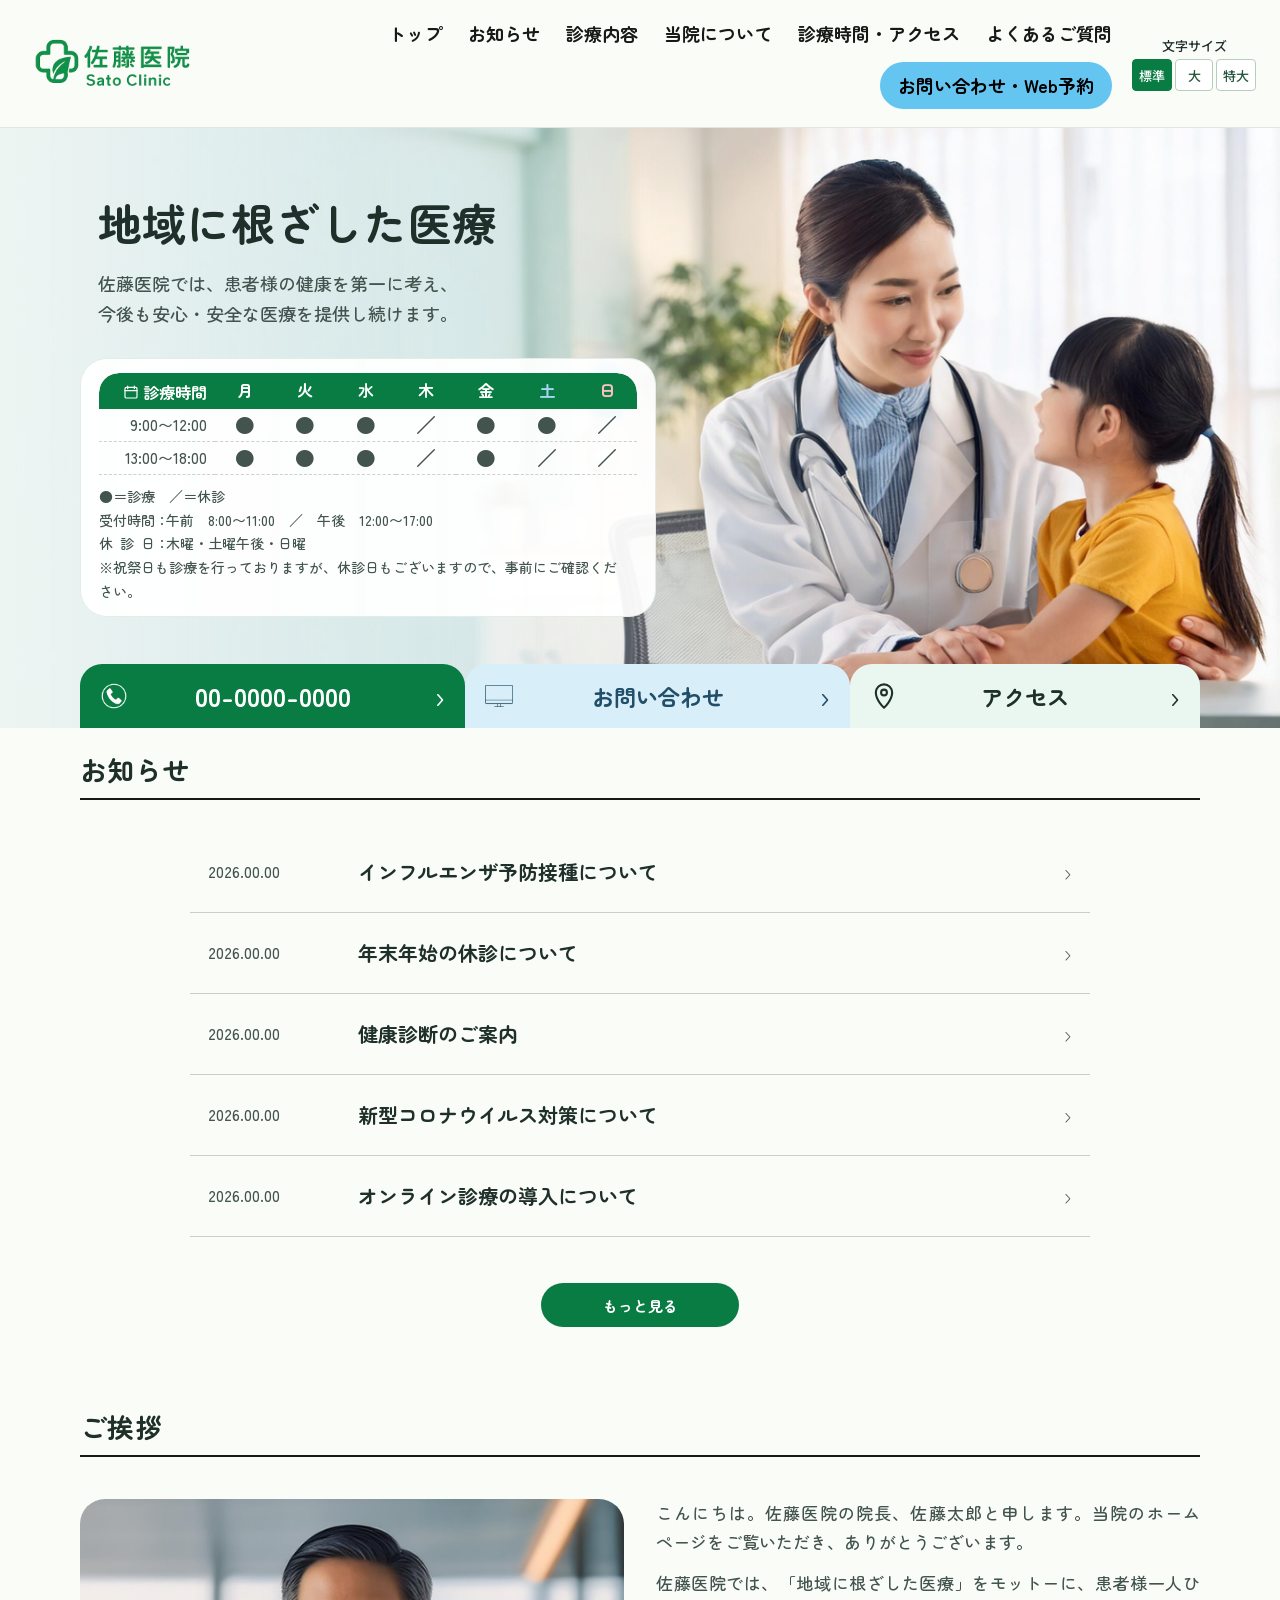
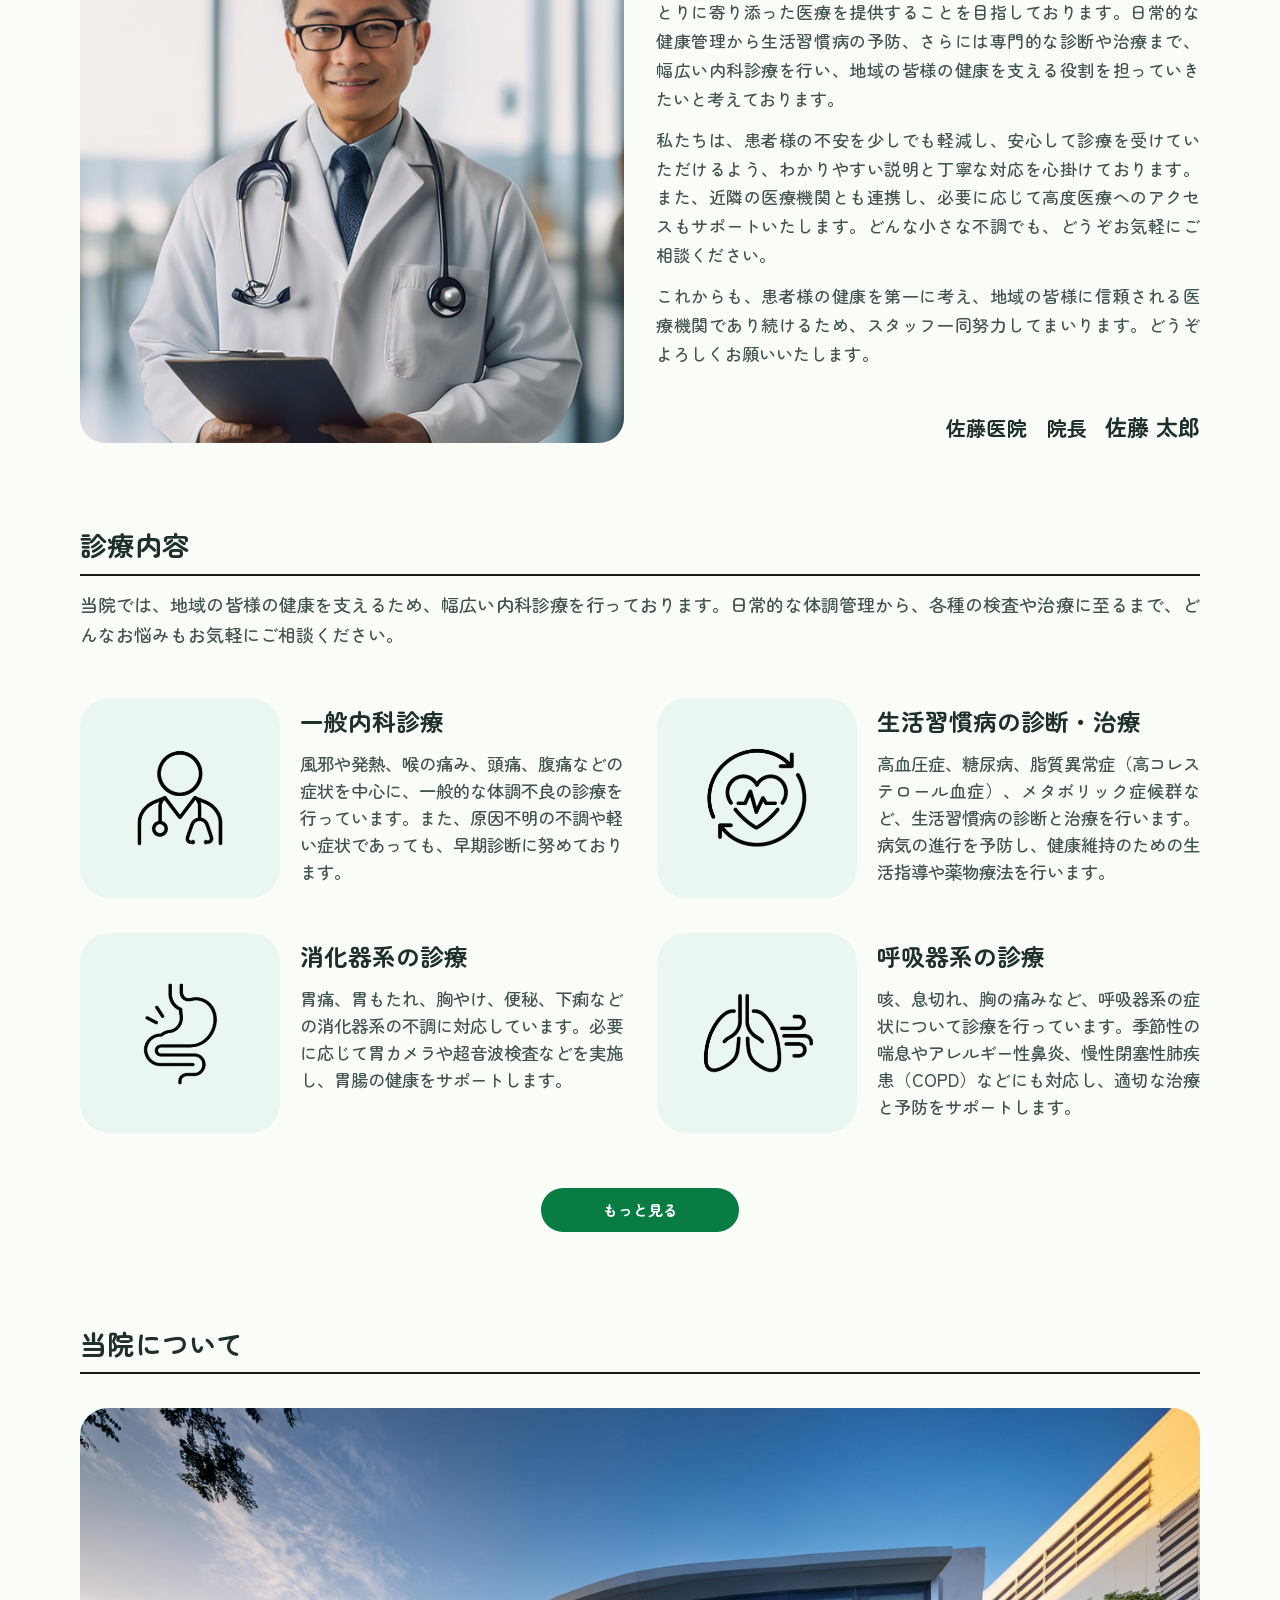
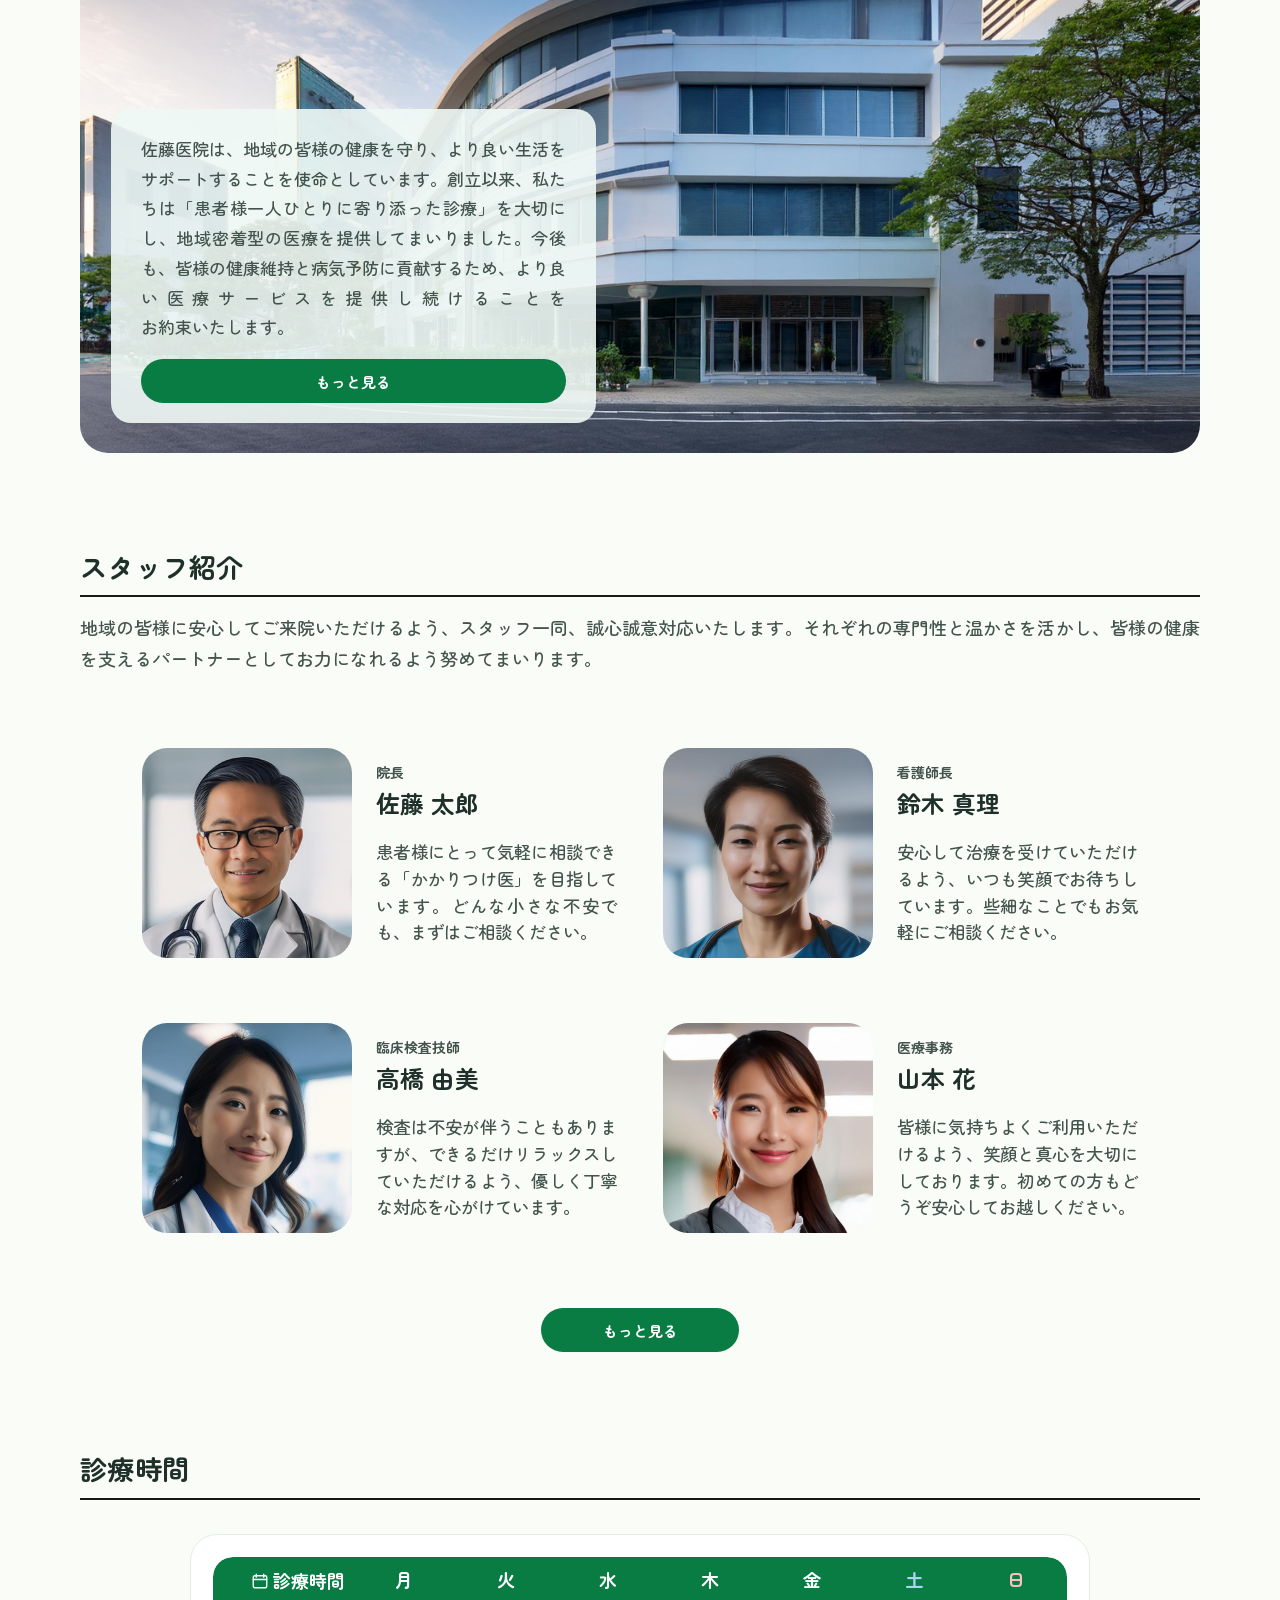
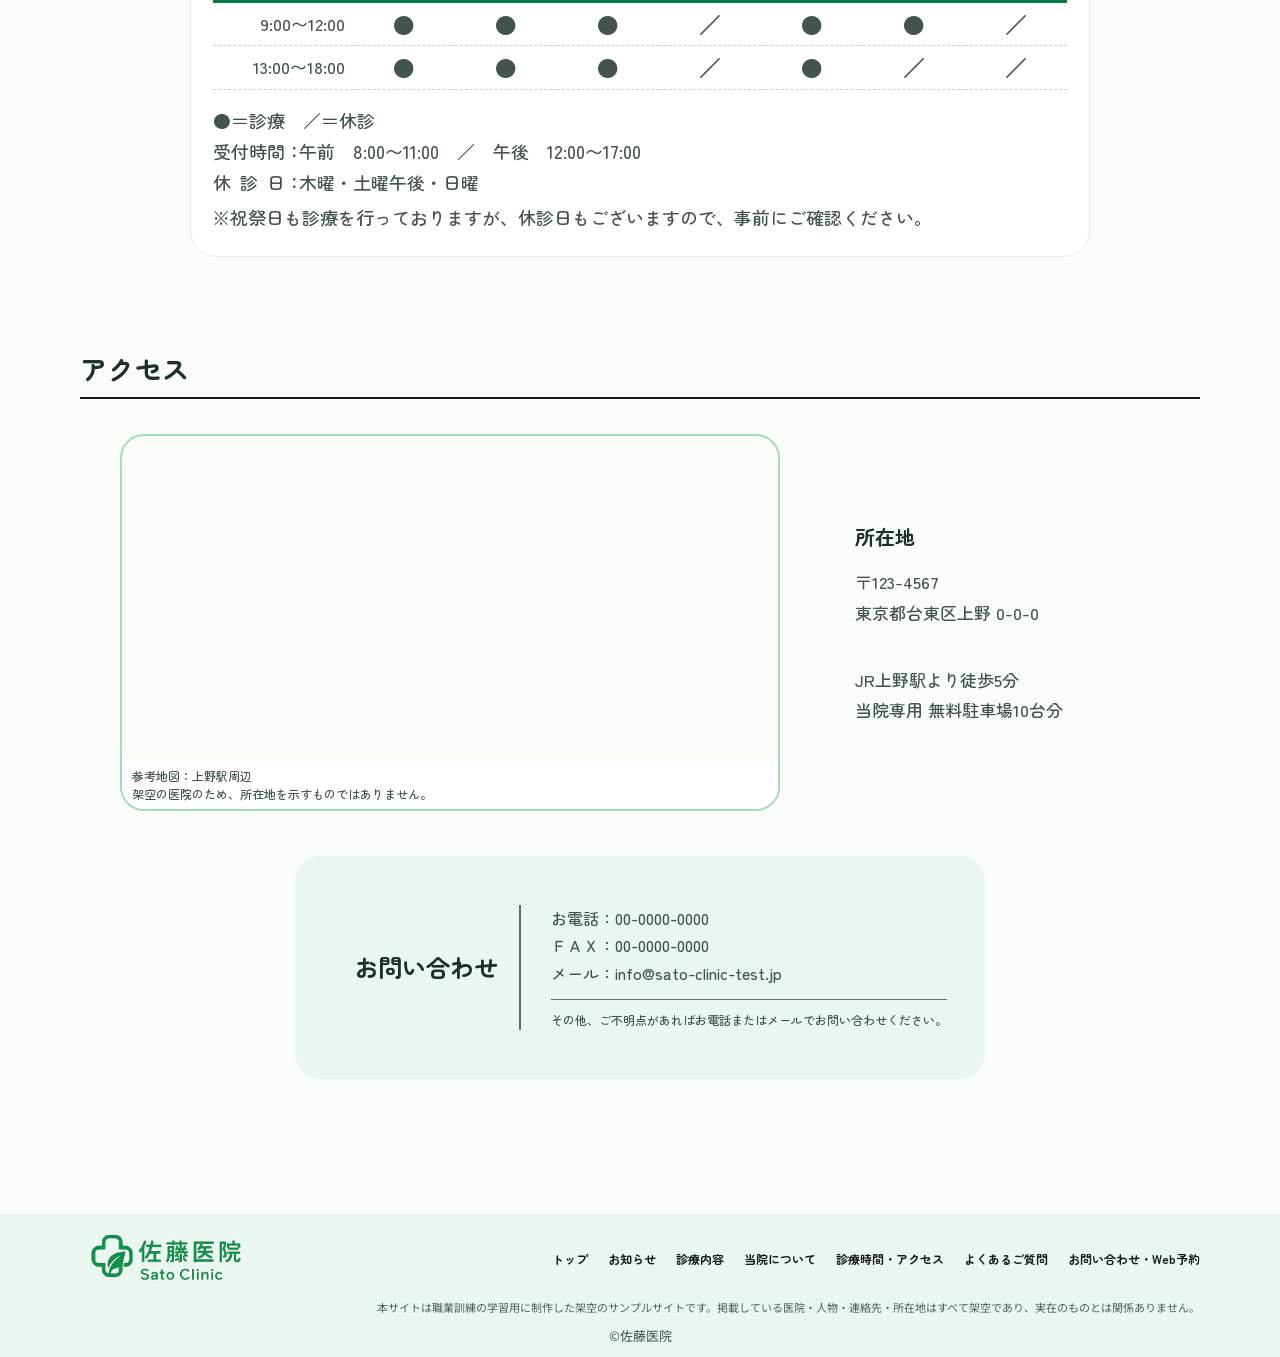
<file: index.html>
<!DOCTYPE html>
<html lang="ja">
<head>
  <meta charset="UTF-8">
  <meta name="viewport" content="width=device-width, initial-scale=1.0">
  <meta name="robots" content="noindex, nofollow">
  <meta name="description" content="佐藤医院のサンプルWebサイト。診療内容、診療時間、アクセスなどをご案内します。">
  <title>佐藤医院 | 地域に根ざした医療</title>
  <link rel="preconnect" href="https://fonts.googleapis.com">
  <link rel="preconnect" href="https://fonts.gstatic.com" crossorigin>
  <link href="https://fonts.googleapis.com/css2?family=Noto+Sans+JP:wght@400;500;600;700;800&family=Zen+Maru+Gothic:wght@400;500;700;900&display=swap" rel="stylesheet">
  <link rel="stylesheet" href="./css/style.css">
<script src="./js/site-features.js"></script></head>
<body id="top">
  <header class="site-header">
    <div class="header-inner container">
      <a href="./index.html" class="site-logo" aria-label="佐藤医院 トップページ"><img src="./img/Logo/logo.png" alt="佐藤医院 Sato Clinic" width="500" height="150"></a>
      <nav class="desktop-nav" aria-label="メインナビゲーション">
        <a href="./index.html">トップ</a>
        <a href="./news.html">お知らせ</a>
        <a href="./services.html">診療内容</a>
        <a href="./about.html">当院について</a>
        <a href="./hours-access.html">診療時間・アクセス</a>
        <a href="./faq.html">よくあるご質問</a>
        <a href="./contact.html">お問い合わせ・Web予約</a>
      </nav>
      <details class="mobile-nav"><summary aria-label="メニューを開く"><span></span><span></span><span></span></summary>
        <nav class="mobile-menu" aria-label="モバイルナビゲーション">
        <div class="text-size-controls text-size-controls--mobile" role="group" aria-label="文字サイズ" data-site-ui hidden><span class="text-size-label">文字サイズ</span><div class="text-size-options"><button type="button" data-text-size="standard" aria-pressed="true">標準</button><button type="button" data-text-size="large" aria-pressed="false">大</button><button type="button" data-text-size="extra-large" aria-pressed="false">特大</button></div></div>
        <a href="./index.html">トップ</a>
        <a href="./news.html">お知らせ</a>
        <a href="./services.html">診療内容</a>
        <a href="./about.html">当院について</a>
        <a href="./hours-access.html">診療時間・アクセス</a>
        <a href="./faq.html">よくあるご質問</a>
        <a href="./contact.html">お問い合わせ・Web予約</a>
      </nav>
      </details>
      <div class="text-size-controls text-size-controls--desktop" role="group" aria-label="文字サイズ" data-site-ui hidden><span class="text-size-label">文字サイズ</span><div class="text-size-options"><button type="button" data-text-size="standard" aria-pressed="true">標準</button><button type="button" data-text-size="large" aria-pressed="false">大</button><button type="button" data-text-size="extra-large" aria-pressed="false">特大</button></div></div>
    </div>
  </header>

  <main>
    <section class="hero" aria-label="佐藤医院のご案内">
      <img class="hero-photo hero-slide hero-slide--patient" src="./img/Patient_Image/patient_10.jpg" alt="医師が子どもに優しく声をかけながら診察している様子" width="2688" height="1536" fetchpriority="high">
      <img class="hero-photo hero-slide hero-slide--hospital" src="./img/Hospital_Exterior/hospital_1.jpg" alt="" aria-hidden="true" width="2688" height="1536" loading="eager" decoding="async">
      <img class="hero-photo hero-slide hero-slide--medical-1" src="./img/Medical_Image/medical_1.jpg" alt="" aria-hidden="true" width="2688" height="1536" loading="eager" decoding="async">
      <img class="hero-photo hero-slide hero-slide--medical-7" src="./img/Medical_Image/medical_7.jpg" alt="" aria-hidden="true" width="2688" height="1536" loading="eager" decoding="async">
      <div class="hero-content container">
        <div class="hero-message">
          <h1>地域に根ざした医療</h1>
          <p>佐藤医院では、患者様の健康を第一に考え、<br class="desktop-only">今後も安心・安全な医療を提供し続けます。</p>
        </div>
        <div class="hero-hours">
          <div class="schedule-mini"><table class="schedule-table" aria-label="診療時間早見表"><thead><tr><th><span class="schedule-label"><svg viewBox="0 0 24 24" aria-hidden="true"><rect x="3" y="5" width="18" height="16" rx="2"/><path d="M7 3v4M17 3v4M3 10h18"/></svg><span>診療時間</span></span></th><th>月</th><th>火</th><th>水</th><th>木</th><th>金</th><th>土</th><th class="sunday">日</th></tr></thead><tbody><tr><th scope="row">9:00〜12:00</th><td>●</td><td>●</td><td>●</td><td>／</td><td>●</td><td>●</td><td>／</td></tr><tr><th scope="row">13:00〜18:00</th><td>●</td><td>●</td><td>●</td><td>／</td><td>●</td><td>／</td><td>／</td></tr></tbody></table></div>
          <div class="schedule-notes"><p>●＝診療　／＝休診</p><div class="hours-info-row"><span class="hours-info-label">受付時間</span><span>：</span><span class="hours-info-value"><span class="hours-period">午前<span class="hours-time-gap">　</span>8:00〜11:00</span><span class="hours-period"><span class="hours-time-gap">　</span>／<span class="hours-time-gap">　</span>午後<span class="hours-time-gap">　</span>12:00〜17:00</span></span></div><div class="hours-info-row"><span class="hours-info-label">休診日</span><span>：</span><span class="hours-info-value">木曜・土曜午後・日曜</span></div><p>※祝祭日も診療を行っておりますが、休診日もございますので、事前にご確認ください。</p></div>
        </div>
      </div>
      <div class="hero-cta container">
        <a class="cta cta-phone" href="tel:0000000000"><img class="cta-icon cta-icon-phone" src="./img/Logo/phone.png" alt="" width="33" height="33"><span>00-0000-0000</span><span aria-hidden="true" class="chevron">›</span></a>
        <a class="cta cta-book" href="./contact.html" aria-label="お問い合わせ・Web予約のご案内へ" title="お問い合わせ・Web予約のご案内ページを開きます。予約・送信機能は未実装です。"><img class="cta-icon" src="./img/Logo/icon1.png" alt="" width="33" height="33"><span>お問い合わせ</span><span aria-hidden="true" class="chevron">›</span></a>
        <a class="cta cta-access" href="#access"><svg viewBox="0 0 24 24" aria-hidden="true"><path d="M12 22s7-6.3 7-13a7 7 0 0 0-14 0c0 6.7 7 13 7 13Z"/><circle cx="12" cy="9" r="2.5"/></svg><span>アクセス</span><span aria-hidden="true" class="chevron">›</span></a>
      </div>
    </section>

    <div class="mobile-opening-hours container" aria-label="診療時間早見表">
      <div class="schedule-mini"><table class="schedule-table" aria-label="診療時間早見表"><thead><tr><th><span class="schedule-label"><svg viewBox="0 0 24 24" aria-hidden="true"><rect x="3" y="5" width="18" height="16" rx="2"/><path d="M7 3v4M17 3v4M3 10h18"/></svg><span>診療時間</span></span></th><th>月</th><th>火</th><th>水</th><th>木</th><th>金</th><th>土</th><th class="sunday">日</th></tr></thead><tbody><tr><th scope="row">9:00〜12:00</th><td>●</td><td>●</td><td>●</td><td>／</td><td>●</td><td>●</td><td>／</td></tr><tr><th scope="row">13:00〜18:00</th><td>●</td><td>●</td><td>●</td><td>／</td><td>●</td><td>／</td><td>／</td></tr></tbody></table></div>
      <div class="schedule-notes"><p>●＝診療　／＝休診</p><div class="hours-info-row"><span class="hours-info-label">受付時間</span><span>：</span><span class="hours-info-value"><span class="hours-period">午前<span class="hours-time-gap">　</span>8:00〜11:00</span><span class="hours-period"><span class="hours-time-gap">　</span>／<span class="hours-time-gap">　</span>午後<span class="hours-time-gap">　</span>12:00〜17:00</span></span></div><div class="hours-info-row"><span class="hours-info-label">休診日</span><span>：</span><span class="hours-info-value">木曜・土曜午後・日曜</span></div><p>※祝祭日も診療を行っておりますが、休診日もございますので、事前にご確認ください。</p></div>
    </div>

    <section class="news section container" id="news">
      <h2 class="section-title rule-title">お知らせ</h2>
      <ol class="news-list">
        <li><a href="./news.html#news-1"><span class="news-date" aria-label="仮の日付：2026.00.00">2026.00.00</span><span>インフルエンザ予防接種について</span><span aria-hidden="true">›</span></a></li>
        <li><a href="./news.html#news-2"><span class="news-date" aria-label="仮の日付：2026.00.00">2026.00.00</span><span>年末年始の休診について</span><span aria-hidden="true">›</span></a></li>
        <li><a href="./news.html#news-3"><span class="news-date" aria-label="仮の日付：2026.00.00">2026.00.00</span><span>健康診断のご案内</span><span aria-hidden="true">›</span></a></li>
        <li><a href="./news.html#news-4"><span class="news-date" aria-label="仮の日付：2026.00.00">2026.00.00</span><span>新型コロナウイルス対策について</span><span aria-hidden="true">›</span></a></li>
        <li><a href="./news.html#news-5"><span class="news-date" aria-label="仮の日付：2026.00.00">2026.00.00</span><span>オンライン診療の導入について</span><span aria-hidden="true">›</span></a></li>
      </ol>
      <div class="section-action"><a class="pill-link" href="./news.html">もっと見る</a></div>
    </section>

    <section class="greeting section container" id="greeting">
      <h2 class="section-title rule-title">ご挨拶</h2>
      <div class="greeting-layout">
        <svg class="source-photo greeting-photo" role="img" aria-label="院長 佐藤太郎" viewBox="1190 10 1230 1490" preserveAspectRatio="xMidYMid slice"><image href="./img/Doctor_Image/sato_taro.jpg" width="2688" height="1536"/></svg>
        <div class="greeting-copy">
          <div class="greeting-sign mobile-sign"><span class="greeting-sign-role">院長</span>　<span class="greeting-sign-name">佐藤 太郎</span></div>
          <p>こんにちは。佐藤医院の院長、佐藤太郎と申します。当院のホームページをご覧いただき、ありがとうございます。</p>
          <p>佐藤医院では、「地域に根ざした医療」をモットーに、患者様一人ひとりに寄り添った医療を提供することを目指しております。日常的な健康管理から生活習慣病の予防、さらには専門的な診断や治療まで、幅広い内科診療を行い、地域の皆様の健康を支える役割を担っていきたいと考えております。</p>
          <p>私たちは、患者様の不安を少しでも軽減し、安心して診療を受けていただけるよう、わかりやすい説明と丁寧な対応を心掛けております。また、近隣の医療機関とも連携し、必要に応じて高度医療へのアクセスもサポートいたします。どんな小さな不調でも、どうぞお気軽にご相談ください。</p>
          <p>これからも、患者様の健康を第一に考え、地域の皆様に信頼される医療機関であり続けるため、スタッフ一同努力してまいります。どうぞよろしくお願いいたします。</p>
          <p class="greeting-sign desktop-sign"><span class="greeting-sign-role">佐藤医院　院長</span>　<span class="greeting-sign-name">佐藤 太郎</span></p>
        </div>
      </div>
    </section>

    <section class="services section container" id="services">
      <h2 class="section-title rule-title">診療内容</h2>
      <p class="section-intro">当院では、地域の皆様の健康を支えるため、幅広い内科診療を行っております。日常的な体調管理から、各種の検査や治療に至るまで、どんなお悩みもお気軽にご相談ください。</p>
      <div class="service-grid">
        <a class="service-card" href="./services.html#general"><div class="service-icon"><img src="./img/Logo/general_medicine.png" alt=""></div><div class="service-copy"><h3>一般内科診療</h3><p>風邪や発熱、喉の痛み、頭痛、腹痛などの症状を中心に、一般的な体調不良の診療を行っています。また、原因不明の不調や軽い症状であっても、早期診断に努めております。</p></div><span class="mobile-card-arrow" aria-hidden="true"></span></a>
        <a class="service-card" href="./services.html#lifestyle"><div class="service-icon"><img src="./img/Logo/lifestyle_diseases.png" alt=""></div><div class="service-copy"><h3>生活習慣病の診断・治療</h3><p>高血圧症、糖尿病、脂質異常症（高コレステロール血症）、メタボリック症候群など、生活習慣病の診断と治療を行います。病気の進行を予防し、健康維持のための生活指導や薬物療法を行います。</p></div><span class="mobile-card-arrow" aria-hidden="true"></span></a>
        <a class="service-card" href="./services.html#digestive"><div class="service-icon"><img src="./img/Logo/gastroenterology.png" alt=""></div><div class="service-copy"><h3>消化器系の診療</h3><p>胃痛、胃もたれ、胸やけ、便秘、下痢などの消化器系の不調に対応しています。必要に応じて胃カメラや超音波検査などを実施し、胃腸の健康をサポートします。</p></div><span class="mobile-card-arrow" aria-hidden="true"></span></a>
        <a class="service-card" href="./services.html#respiratory"><div class="service-icon"><img src="./img/Logo/respiratory_care.png" alt=""></div><div class="service-copy"><h3>呼吸器系の診療</h3><p>咳、息切れ、胸の痛みなど、呼吸器系の症状について診療を行っています。季節性の喘息やアレルギー性鼻炎、慢性閉塞性肺疾患（COPD）などにも対応し、適切な治療と予防をサポートします。</p></div><span class="mobile-card-arrow" aria-hidden="true"></span></a>
      </div>
      <div class="section-action"><a class="pill-link" href="./services.html">もっと見る</a></div>
    </section>

    <section class="about section container" id="about">
      <h2 class="section-title rule-title">当院について</h2>
      <div class="about-visual">
        <img src="./img/Hospital_Exterior/hospital_1.jpg" alt="佐藤医院の外観イメージ">
        <div class="about-description">
          <p>佐藤医院は、地域の皆様の健康を守り、より良い生活をサポートすることを使命としています。創立以来、私たちは「患者様一人ひとりに寄り添った診療」を大切にし、地域密着型の医療を提供してまいりました。今後も、皆様の健康維持と病気予防に貢献するため、より良い医療サービスを提供し続けることを<span class="text-keep">お約束いたします。</span></p>
          <a class="pill-link" href="./about.html">もっと見る</a>
        </div>
      </div>
    </section>

    <section class="staff section container" id="staff">
      <h2 class="section-title rule-title">スタッフ紹介</h2>
      <p class="section-intro">地域の皆様に安心してご来院いただけるよう、スタッフ一同、誠心誠意対応いたします。それぞれの専門性と温かさを活かし、皆様の健康を支えるパートナーとしてお力になれるよう努めてまいります。</p>
      <div class="staff-grid">
        <a class="staff-card" href="./about.html#staff-sato"><svg class="source-photo" role="img" aria-label="佐藤 太郎" viewBox="1485 170 650 650" preserveAspectRatio="xMidYMid slice"><image href="./img/Doctor_Image/sato_taro.jpg" width="2688" height="1536"/></svg><div class="staff-copy"><span class="staff-role">院長</span><h3>佐藤 太郎</h3><p>患者様にとって気軽に相談できる「かかりつけ医」を目指しています。どんな小さな不安でも、まずはご相談ください。</p></div><span class="mobile-card-arrow" aria-hidden="true"></span></a>
        <a class="staff-card" href="./about.html#staff-suzuki"><svg class="source-photo" role="img" aria-label="鈴木 真理" viewBox="1565 80 750 750" preserveAspectRatio="xMidYMid slice"><image href="./img/Doctor_Image/suzuki_mari.jpg" width="2688" height="1536"/></svg><div class="staff-copy"><span class="staff-role">看護師長</span><h3>鈴木 真理</h3><p>安心して治療を受けていただけるよう、いつも笑顔でお待ちしています。些細なことでもお気軽にご相談ください。</p></div><span class="mobile-card-arrow" aria-hidden="true"></span></a>
        <a class="staff-card" href="./about.html#staff-takahashi"><svg class="source-photo" role="img" aria-label="高橋 由美" viewBox="940 50 800 800" preserveAspectRatio="xMidYMid slice"><image href="./img/Doctor_Image/takahashi_yumi.jpg" width="2688" height="1536"/></svg><div class="staff-copy"><span class="staff-role">臨床検査技師</span><h3>高橋 由美</h3><p>検査は不安が伴うこともありますが、できるだけリラックスしていただけるよう、優しく丁寧な対応を心がけています。</p></div><span class="mobile-card-arrow" aria-hidden="true"></span></a>
        <a class="staff-card" href="./about.html#staff-yamamoto"><svg class="source-photo" role="img" aria-label="山本 花" viewBox="275 5 690 690" preserveAspectRatio="xMidYMid slice"><image href="./img/Doctor_Image/yamamoto_hana.jpg" width="2688" height="1536"/></svg><div class="staff-copy"><span class="staff-role">医療事務</span><h3>山本 花</h3><p>皆様に気持ちよくご利用いただけるよう、笑顔と真心を大切にしております。初めての方もどうぞ安心してお越しください。</p></div><span class="mobile-card-arrow" aria-hidden="true"></span></a>
      </div>
      <div class="section-action"><a class="pill-link" href="./about.html#staff">もっと見る</a></div>
    </section>

    <section class="hours section container" id="hours">
      <h2 class="section-title rule-title">診療時間</h2>
      <div class="hours-layout"><div class="hours-table-wrap"><table class="hours-table schedule-table"><thead><tr><th><span class="schedule-label"><svg viewBox="0 0 24 24" aria-hidden="true"><rect x="3" y="5" width="18" height="16" rx="2"/><path d="M7 3v4M17 3v4M3 10h18"/></svg><span>診療時間</span></span></th><th>月</th><th>火</th><th>水</th><th>木</th><th>金</th><th>土</th><th class="sunday">日</th></tr></thead><tbody><tr><th scope="row">9:00〜12:00</th><td>●</td><td>●</td><td>●</td><td>／</td><td>●</td><td>●</td><td>／</td></tr><tr><th scope="row">13:00〜18:00</th><td>●</td><td>●</td><td>●</td><td>／</td><td>●</td><td>／</td><td>／</td></tr></tbody></table>
        <div class="schedule-notes"><p>●＝診療　／＝休診</p><div class="hours-info-row"><span class="hours-info-label">受付時間</span><span>：</span><span class="hours-info-value"><span class="hours-period">午前<span class="hours-time-gap">　</span>8:00〜11:00</span><span class="hours-period"><span class="hours-time-gap">　</span>／<span class="hours-time-gap">　</span>午後<span class="hours-time-gap">　</span>12:00〜17:00</span></span></div><div class="hours-info-row"><span class="hours-info-label">休診日</span><span>：</span><span class="hours-info-value">木曜・土曜午後・日曜</span></div><p>※祝祭日も診療を行っておりますが、休診日もございますので、事前にご確認ください。</p></div></div></div>
    </section>

    <section class="access section container" id="access">
      <h2 class="section-title rule-title">アクセス</h2>
      <div class="access-layout"><div class="map-link reference-map">
          <iframe src="https://maps.google.com/maps?q=%E4%B8%8A%E9%87%8E%E9%A7%85&amp;z=15&amp;output=embed" title="上野駅周辺の参考地図（架空の医院の所在地ではありません）" loading="lazy" referrerpolicy="no-referrer-when-downgrade"></iframe>
          <p class="reference-map-note">参考地図：上野駅周辺<br>架空の医院のため、所在地を示すものではありません。</p>
        </div>

        <div class="access-copy"><h3>所在地</h3><address>〒123-4567<br>東京都台東区上野 0-0-0</address><p>JR上野駅より徒歩5分<br>当院専用 無料駐車場10台分</p></div></div>
      <div class="contact-box" id="contact"><h3>お問い合わせ</h3><div><p>お電話：<a href="tel:0000000000">00-0000-0000</a><br>ＦＡＸ：00-0000-0000<br>メール：<a href="mailto:info@sato-clinic-test.jp">info@sato-clinic-test.jp</a></p><p class="contact-note">その他、ご不明点があればお電話またはメールでお問い合わせください。</p></div></div>
    </section>
  </main>

  <footer class="site-footer"><div class="container footer-inner"><a href="./index.html" class="footer-logo" aria-label="佐藤医院 トップページ"><img src="./img/Logo/logo.png" alt="佐藤医院 Sato Clinic" width="500" height="150"></a><nav aria-label="フッターナビゲーション">
        <a href="./index.html">トップ</a>
        <a href="./news.html">お知らせ</a>
        <a href="./services.html">診療内容</a>
        <a href="./about.html">当院について</a>
        <a href="./hours-access.html">診療時間・アクセス</a>
        <a href="./faq.html">よくあるご質問</a>
        <a href="./contact.html">お問い合わせ・Web予約</a>
      </nav></div><p class="footer-notice container">本サイトは職業訓練の学習用に制作した架空のサンプルサイトです。掲載している医院・人物・連絡先・所在地はすべて架空であり、実在のものとは関係ありません。</p><p class="footer-copyright container">©︎佐藤医院</p></footer>
  <div class="page-scroll-controls" role="group" aria-label="ページ内の移動" data-site-ui hidden>
    <button type="button" data-scroll-direction="top" aria-label="ページの先頭へ移動"><svg viewBox="0 0 24 24" aria-hidden="true"><path d="m6 12 6-6 6 6M12 6v14"/></svg></button>
    <button type="button" data-scroll-direction="bottom" aria-label="ページの末尾へ移動"><svg viewBox="0 0 24 24" aria-hidden="true"><path d="m6 12 6 6 6-6M12 18V4"/></svg></button>
  </div>
  <p class="visually-hidden" id="text-size-status" role="status" aria-live="polite"></p>
</body>
</html>
</file>
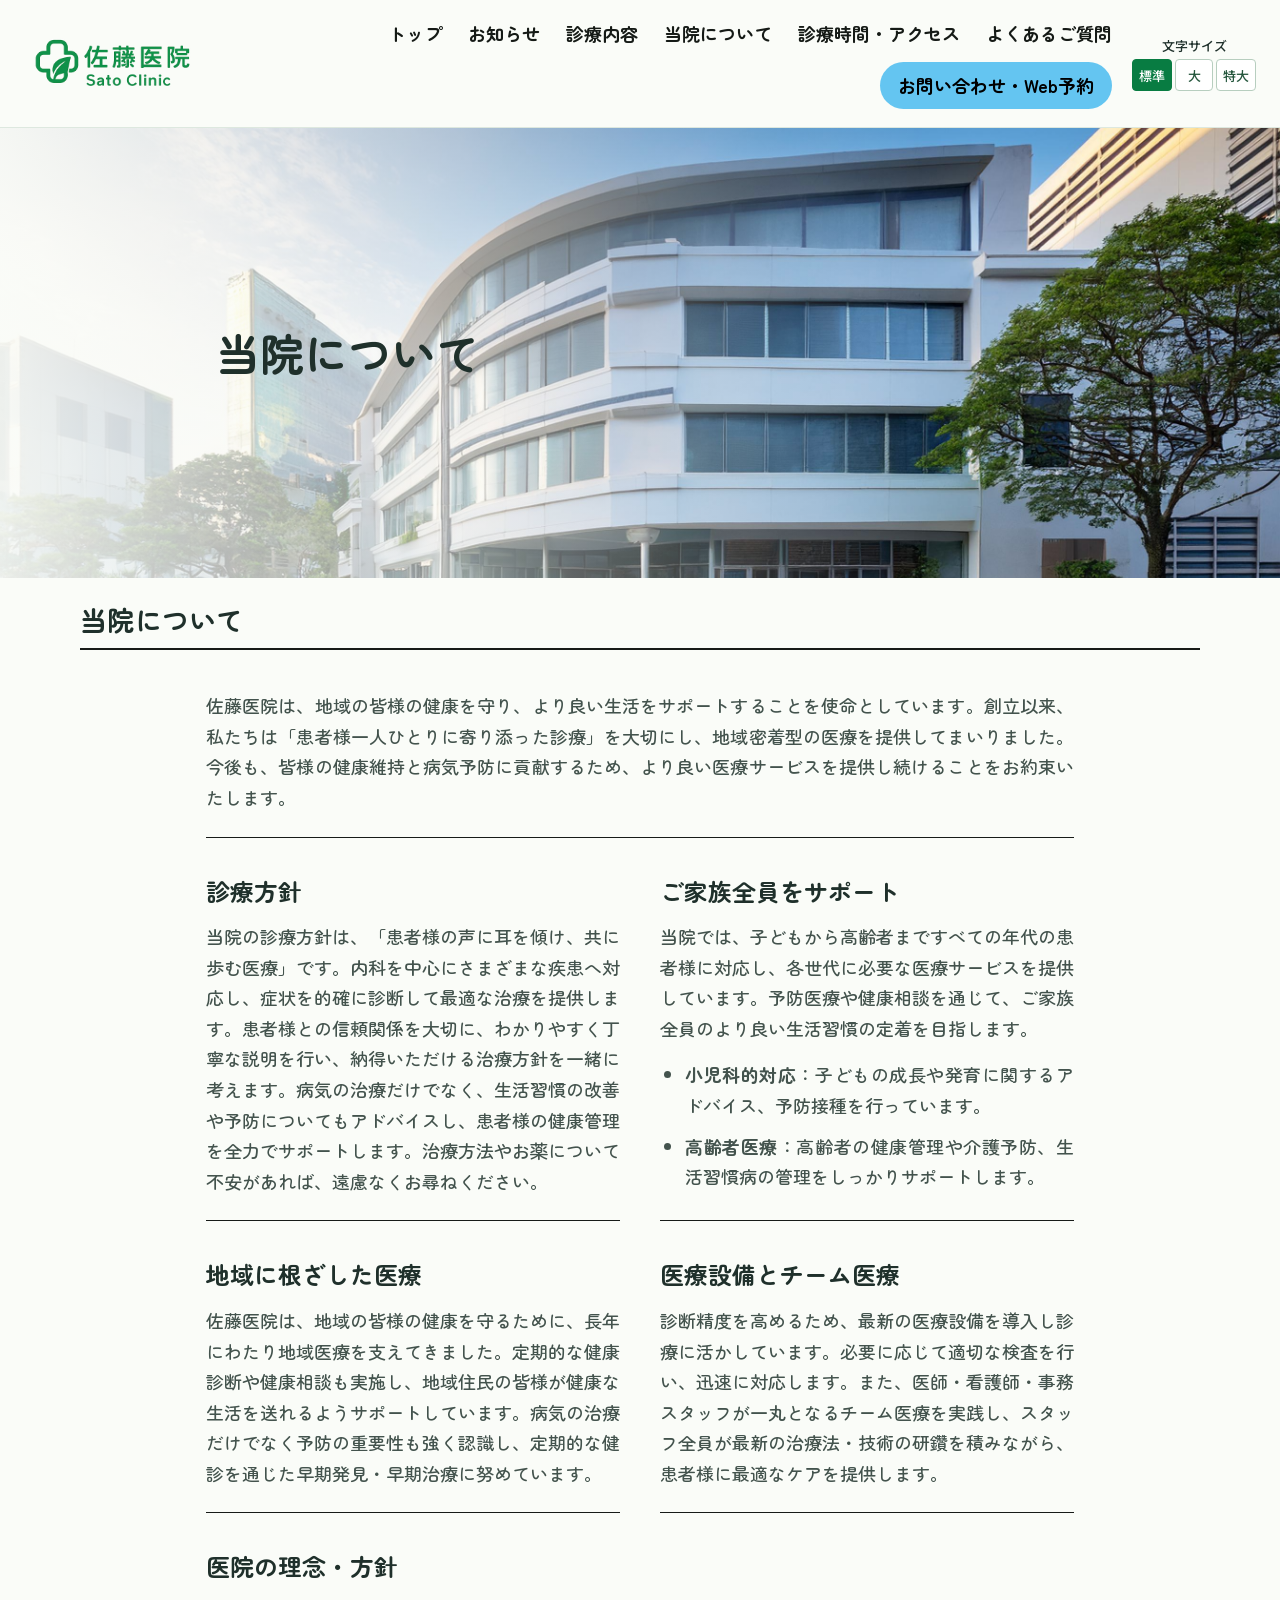
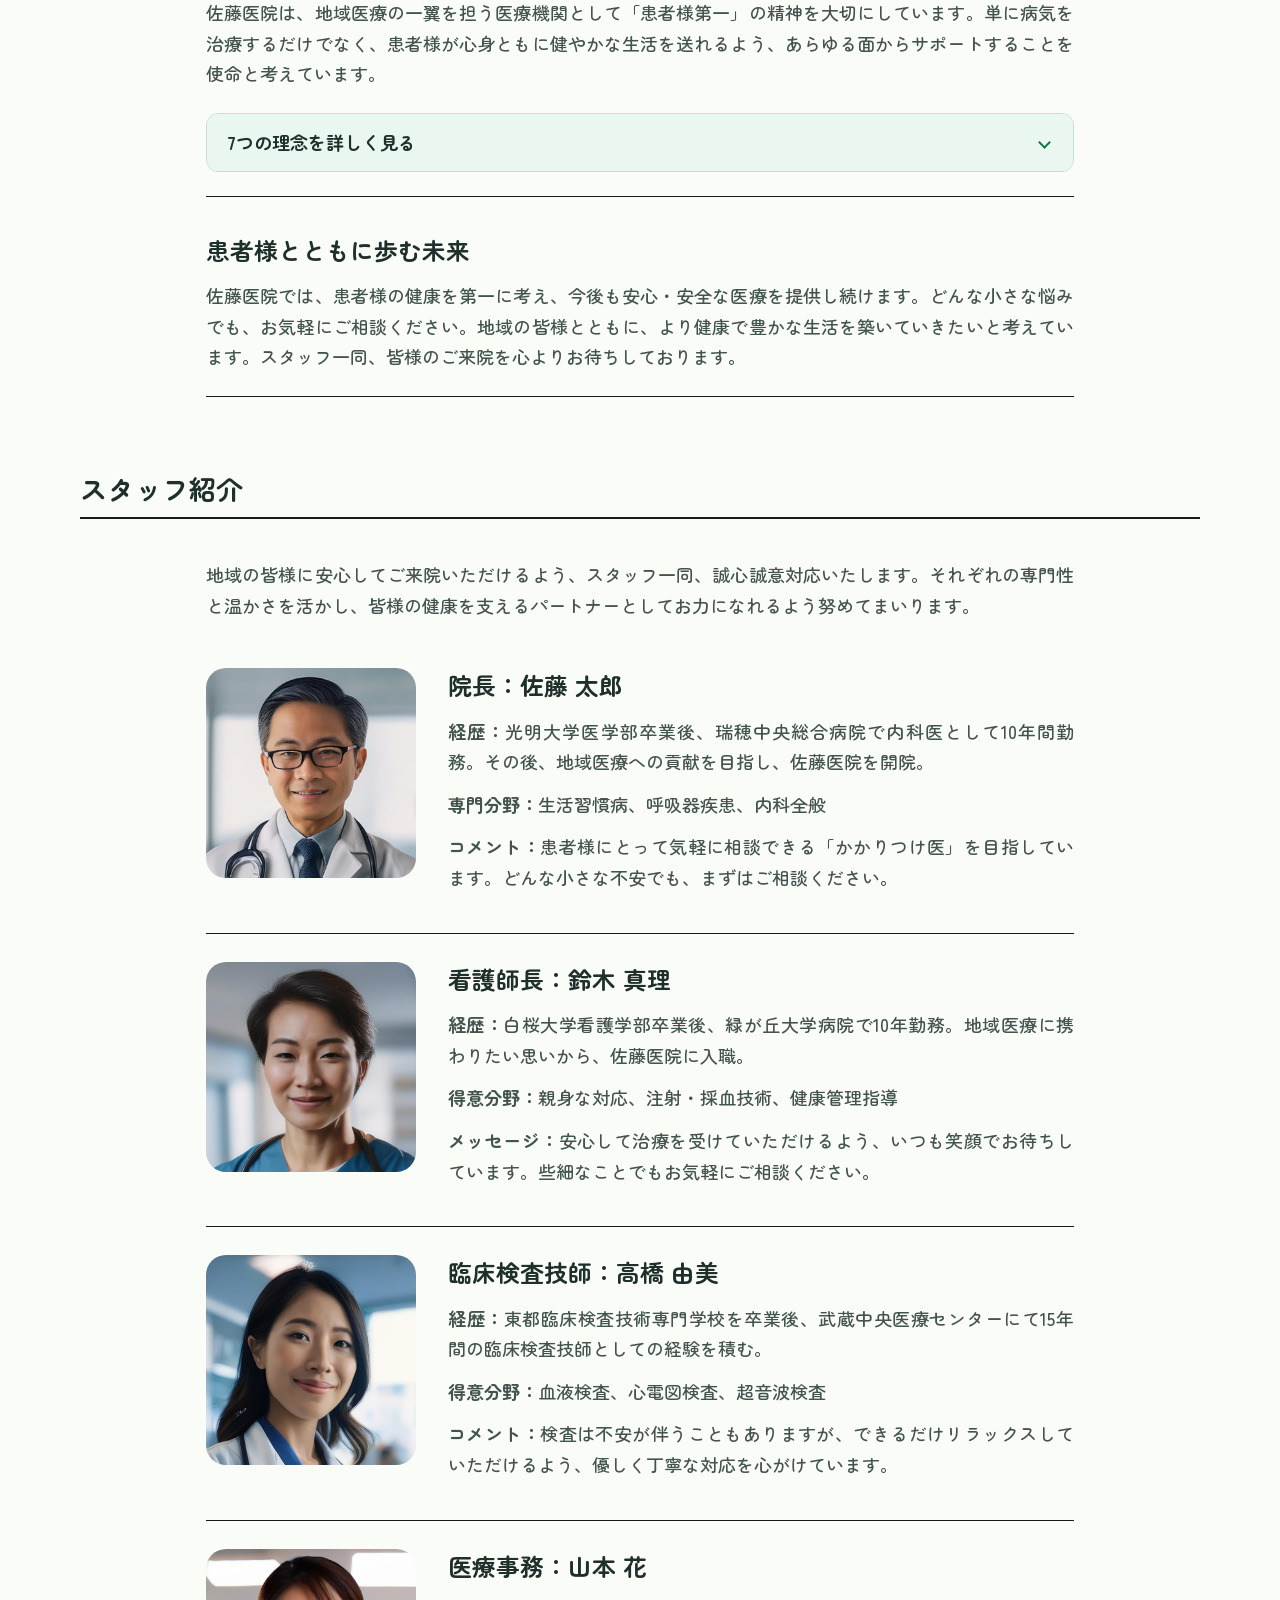
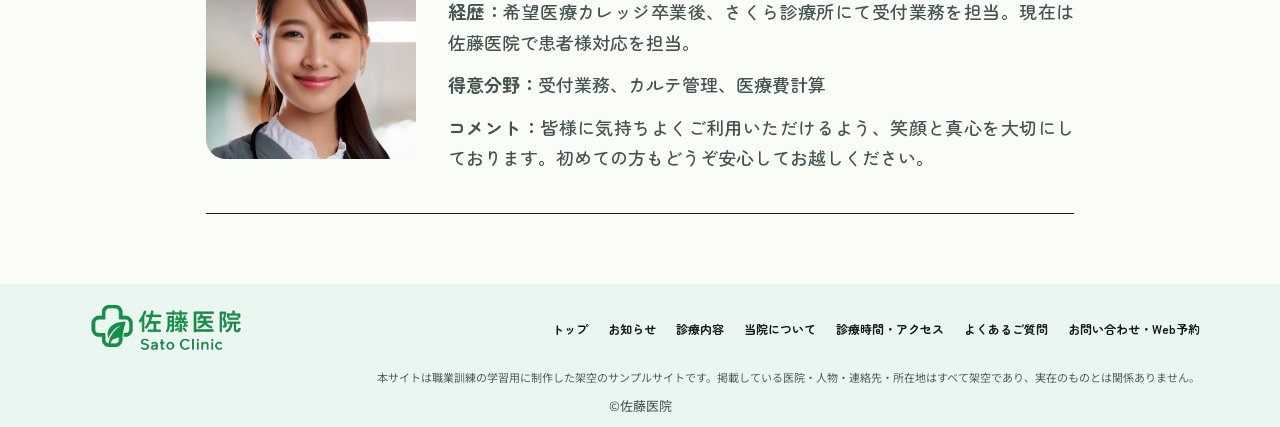
<file: about.html>
<!DOCTYPE html><html lang="ja"><head><meta charset="UTF-8"><meta name="viewport" content="width=device-width, initial-scale=1.0"><meta name="robots" content="noindex, nofollow"><meta name="description" content="佐藤医院の学習用サンプルサイトです。"><title>当院について | 佐藤医院</title><link rel="preconnect" href="https://fonts.googleapis.com"><link rel="preconnect" href="https://fonts.gstatic.com" crossorigin><link href="https://fonts.googleapis.com/css2?family=Noto+Sans+JP:wght@400;500;600;700;800&family=Zen+Maru+Gothic:wght@400;500;700;900&display=swap" rel="stylesheet"><link rel="stylesheet" href="./css/style.css"><script src="./js/site-features.js"></script></head><body class="has-mobile-contact-bar"><header class="site-header">
    <div class="header-inner container">
      <a href="./index.html" class="site-logo" aria-label="佐藤医院 トップページ"><img src="./img/Logo/logo.png" alt="佐藤医院 Sato Clinic" width="500" height="150"></a>
      <nav class="desktop-nav" aria-label="メインナビゲーション">
        <a href="./index.html">トップ</a>
        <a href="./news.html">お知らせ</a>
        <a href="./services.html">診療内容</a>
        <a href="./about.html">当院について</a>
        <a href="./hours-access.html">診療時間・アクセス</a>
        <a href="./faq.html">よくあるご質問</a>
        <a href="./contact.html">お問い合わせ・Web予約</a>
      </nav>
      <details class="mobile-nav"><summary aria-label="メニューを開く"><span></span><span></span><span></span></summary>
        <nav class="mobile-menu" aria-label="モバイルナビゲーション">
        <div class="text-size-controls text-size-controls--mobile" role="group" aria-label="文字サイズ" data-site-ui hidden><span class="text-size-label">文字サイズ</span><div class="text-size-options"><button type="button" data-text-size="standard" aria-pressed="true">標準</button><button type="button" data-text-size="large" aria-pressed="false">大</button><button type="button" data-text-size="extra-large" aria-pressed="false">特大</button></div></div>
        <a href="./index.html">トップ</a>
        <a href="./news.html">お知らせ</a>
        <a href="./services.html">診療内容</a>
        <a href="./about.html">当院について</a>
        <a href="./hours-access.html">診療時間・アクセス</a>
        <a href="./faq.html">よくあるご質問</a>
        <a href="./contact.html">お問い合わせ・Web予約</a>
      </nav>
      </details>
      <div class="text-size-controls text-size-controls--desktop" role="group" aria-label="文字サイズ" data-site-ui hidden><span class="text-size-label">文字サイズ</span><div class="text-size-options"><button type="button" data-text-size="standard" aria-pressed="true">標準</button><button type="button" data-text-size="large" aria-pressed="false">大</button><button type="button" data-text-size="extra-large" aria-pressed="false">特大</button></div></div>
    </div>
  </header>


<main class="subpage-main page-main page-main--about"><section class="page-hero" aria-labelledby="page-title">
    <img class="page-hero-photo" src="./img/Hospital_Exterior/hospital_1.jpg" alt="緑に囲まれた医療施設の外観イメージ" width="2688" height="1536" fetchpriority="high">
    <div class="page-hero-inner container"><h1 id="page-title">当院について</h1></div>
  </section><section class="container page-section">
    <h2 class="section-title rule-title">当院について</h2>
    <div class="page-content"><div class="about-details"><article><p>佐藤医院は、地域の皆様の健康を守り、より良い生活をサポートすることを使命としています。創立以来、私たちは「患者様一人ひとりに寄り添った診療」を大切にし、地域密着型の医療を提供してまいりました。今後も、皆様の健康維持と病気予防に貢献するため、より良い医療サービスを提供し続けることをお約束いたします。</p></article><article><h3>診療方針</h3><p>当院の診療方針は、「患者様の声に耳を傾け、共に歩む医療」です。内科を中心にさまざまな疾患へ対応し、症状を的確に診断して最適な治療を提供します。患者様との信頼関係を大切に、わかりやすく丁寧な説明を行い、納得いただける治療方針を一緒に考えます。病気の治療だけでなく、生活習慣の改善や予防についてもアドバイスし、患者様の健康管理を全力でサポートします。治療方法やお薬について不安があれば、遠慮なくお尋ねください。</p></article><article><h3>ご家族全員をサポート</h3><p>当院では、子どもから高齢者まですべての年代の患者様に対応し、各世代に必要な医療サービスを提供しています。予防医療や健康相談を通じて、ご家族全員のより良い生活習慣の定着を目指します。</p><ul class="family-support"><li><strong>小児科的対応</strong>：子どもの成長や発育に関するアドバイス、予防接種を行っています。</li><li><strong>高齢者医療</strong>：高齢者の健康管理や介護予防、生活習慣病の管理をしっかりサポートします。</li></ul></article><article><h3>地域に根ざした医療</h3><p>佐藤医院は、地域の皆様の健康を守るために、長年にわたり地域医療を支えてきました。定期的な健康診断や健康相談も実施し、地域住民の皆様が健康な生活を送れるようサポートしています。病気の治療だけでなく予防の重要性も強く認識し、定期的な健診を通じた早期発見・早期治療に努めています。</p></article><article><h3>医療設備とチーム医療</h3><p>診断精度を高めるため、最新の医療設備を導入し診療に活かしています。必要に応じて適切な検査を行い、迅速に対応します。また、医師・看護師・事務スタッフが一丸となるチーム医療を実践し、スタッフ全員が最新の治療法・技術の研鑽を積みながら、患者様に最適なケアを提供します。</p></article><article class="clinic-policy"><h3>医院の理念・方針</h3><p>佐藤医院は、地域医療の一翼を担う医療機関として「患者様第一」の精神を大切にしています。単に病気を治療するだけでなく、患者様が心身ともに健やかな生活を送れるよう、あらゆる面からサポートすることを使命と考えています。</p><details class="policy-accordion"><summary aria-controls="clinic-policy-content"><span class="policy-label-closed">7つの理念を詳しく見る</span><span class="policy-label-open">7つの理念を閉じる</span></summary><div class="policy-accordion-content" id="clinic-policy-content"><table class="policy-table" role="table" aria-label="医院の理念・方針"><thead><tr><th scope="col">#</th><th scope="col">方針</th><th scope="col">内容</th></tr></thead><tbody><tr><td>1</td><th scope="row">信頼関係を築く医療</th><td>患者様一人ひとりと向き合い、納得いただける説明を尽くす</td></tr><tr><td>2</td><th scope="row">予防医療の重視</th><td>健診・予防接種・健康相談で病気を未然に防ぐ</td></tr><tr><td>3</td><th scope="row">最先端の技術・設備</th><td>高度な医療機器と最新知識で精度の高い診断・治療を行う</td></tr><tr><td>4</td><th scope="row">ライフステージに応じた医療</th><td>小児から高齢者まで、各年代に必要なケアを提供</td></tr><tr><td>5</td><th scope="row">地域密着型の医療</th><td>気軽に相談できる存在として、健康セミナー等で地域に貢献</td></tr><tr><td>6</td><th scope="row">プライバシーと安全の確保</th><td>個人情報保護と感染症対策・衛生管理を徹底</td></tr><tr><td>7</td><th scope="row">チーム医療の推進</th><td>多職種が連携し、患者様に最適なケアを提供</td></tr></tbody></table></div></details></article><article class="clinic-future"><h3>患者様とともに歩む未来</h3><p>佐藤医院では、患者様の健康を第一に考え、今後も安心・安全な医療を提供し続けます。どんな小さな悩みでも、お気軽にご相談ください。地域の皆様とともに、より健康で豊かな生活を築いていきたいと考えています。スタッフ一同、皆様のご来院を心よりお待ちしております。</p></article></div></div>
  </section><section class="container page-section" id="staff">
    <h2 class="section-title rule-title">スタッフ紹介</h2>
    <div class="page-content"><p>地域の皆様に安心してご来院いただけるよう、スタッフ一同、誠心誠意対応いたします。それぞれの専門性と温かさを活かし、皆様の健康を支えるパートナーとしてお力になれるよう努めてまいります。</p><article class="staff-detail" id="staff-sato"><svg class="source-photo" role="img" aria-label="佐藤 太郎" viewBox="1485 170 650 650" preserveAspectRatio="xMidYMid slice"><image href="./img/Doctor_Image/sato_taro.jpg" width="2688" height="1536"/></svg><div><h3>院長：佐藤 太郎</h3><p><strong>経歴：</strong>光明大学医学部卒業後、瑞穂中央総合病院で内科医として10年間勤務。その後、地域医療への貢献を目指し、佐藤医院を開院。</p><p><strong>専門分野：</strong>生活習慣病、呼吸器疾患、内科全般</p><p><strong>コメント：</strong>患者様にとって気軽に相談できる「かかりつけ医」を目指しています。どんな小さな不安でも、まずはご相談ください。</p></div></article><article class="staff-detail" id="staff-suzuki"><svg class="source-photo" role="img" aria-label="鈴木 真理" viewBox="1565 80 750 750" preserveAspectRatio="xMidYMid slice"><image href="./img/Doctor_Image/suzuki_mari.jpg" width="2688" height="1536"/></svg><div><h3>看護師長：鈴木 真理</h3><p><strong>経歴：</strong>白桜大学看護学部卒業後、緑が丘大学病院で10年勤務。地域医療に携わりたい思いから、佐藤医院に入職。</p><p><strong>得意分野：</strong>親身な対応、注射・採血技術、健康管理指導</p><p><strong>メッセージ：</strong>安心して治療を受けていただけるよう、いつも笑顔でお待ちしています。些細なことでもお気軽にご相談ください。</p></div></article><article class="staff-detail" id="staff-takahashi"><svg class="source-photo" role="img" aria-label="高橋 由美" viewBox="940 50 800 800" preserveAspectRatio="xMidYMid slice"><image href="./img/Doctor_Image/takahashi_yumi.jpg" width="2688" height="1536"/></svg><div><h3>臨床検査技師：高橋 由美</h3><p><strong>経歴：</strong>東都臨床検査技術専門学校を卒業後、武蔵中央医療センターにて15年間の臨床検査技師としての経験を積む。</p><p><strong>得意分野：</strong>血液検査、心電図検査、超音波検査</p><p><strong>コメント：</strong>検査は不安が伴うこともありますが、できるだけリラックスしていただけるよう、優しく丁寧な対応を心がけています。</p></div></article><article class="staff-detail" id="staff-yamamoto"><svg class="source-photo" role="img" aria-label="山本 花" viewBox="275 5 690 690" preserveAspectRatio="xMidYMid slice"><image href="./img/Doctor_Image/yamamoto_hana.jpg" width="2688" height="1536"/></svg><div><h3>医療事務：山本 花</h3><p><strong>経歴：</strong>希望医療カレッジ卒業後、さくら診療所にて受付業務を担当。現在は佐藤医院で患者様対応を担当。</p><p><strong>得意分野：</strong>受付業務、カルテ管理、医療費計算</p><p><strong>コメント：</strong>皆様に気持ちよくご利用いただけるよう、笑顔と真心を大切にしております。初めての方もどうぞ安心してお越しください。</p></div></article></div>
  </section></main>
  <footer class="site-footer"><div class="container footer-inner"><a href="./index.html" class="footer-logo" aria-label="佐藤医院 トップページ"><img src="./img/Logo/logo.png" alt="佐藤医院 Sato Clinic" width="500" height="150"></a><nav aria-label="フッターナビゲーション">
        <a href="./index.html">トップ</a>
        <a href="./news.html">お知らせ</a>
        <a href="./services.html">診療内容</a>
        <a href="./about.html">当院について</a>
        <a href="./hours-access.html">診療時間・アクセス</a>
        <a href="./faq.html">よくあるご質問</a>
        <a href="./contact.html">お問い合わせ・Web予約</a>
      </nav></div><p class="footer-notice container">本サイトは職業訓練の学習用に制作した架空のサンプルサイトです。掲載している医院・人物・連絡先・所在地はすべて架空であり、実在のものとは関係ありません。</p><p class="footer-copyright container">©︎佐藤医院</p></footer>

  <nav class="hero-cta mobile-contact-bar" aria-label="お問い合わせメニュー">
        <a class="cta cta-phone" href="tel:0000000000"><img class="cta-icon cta-icon-phone" src="./img/Logo/phone.png" alt="" width="33" height="33"><span>00-0000-0000</span><span aria-hidden="true" class="chevron">›</span></a>
        <a class="cta cta-book" href="./contact.html" aria-label="お問い合わせ・Web予約のご案内へ" title="お問い合わせ・Web予約のご案内ページを開きます。予約・送信機能は未実装です。"><img class="cta-icon" src="./img/Logo/icon1.png" alt="" width="33" height="33"><span>お問い合わせ</span><span aria-hidden="true" class="chevron">›</span></a>
        <a class="cta cta-access" href="./hours-access.html#access"><svg viewBox="0 0 24 24" aria-hidden="true"><path d="M12 22s7-6.3 7-13a7 7 0 0 0-14 0c0 6.7 7 13 7 13Z"/><circle cx="12" cy="9" r="2.5"/></svg><span>アクセス</span><span aria-hidden="true" class="chevron">›</span></a>
      </nav>
  <div class="page-scroll-controls" role="group" aria-label="ページ内の移動" data-site-ui hidden>
    <button type="button" data-scroll-direction="top" aria-label="ページの先頭へ移動"><svg viewBox="0 0 24 24" aria-hidden="true"><path d="m6 12 6-6 6 6M12 6v14"/></svg></button>
    <button type="button" data-scroll-direction="bottom" aria-label="ページの末尾へ移動"><svg viewBox="0 0 24 24" aria-hidden="true"><path d="m6 12 6 6 6-6M12 18V4"/></svg></button>
  </div>
  <p class="visually-hidden" id="text-size-status" role="status" aria-live="polite"></p>
</body></html>
</file>
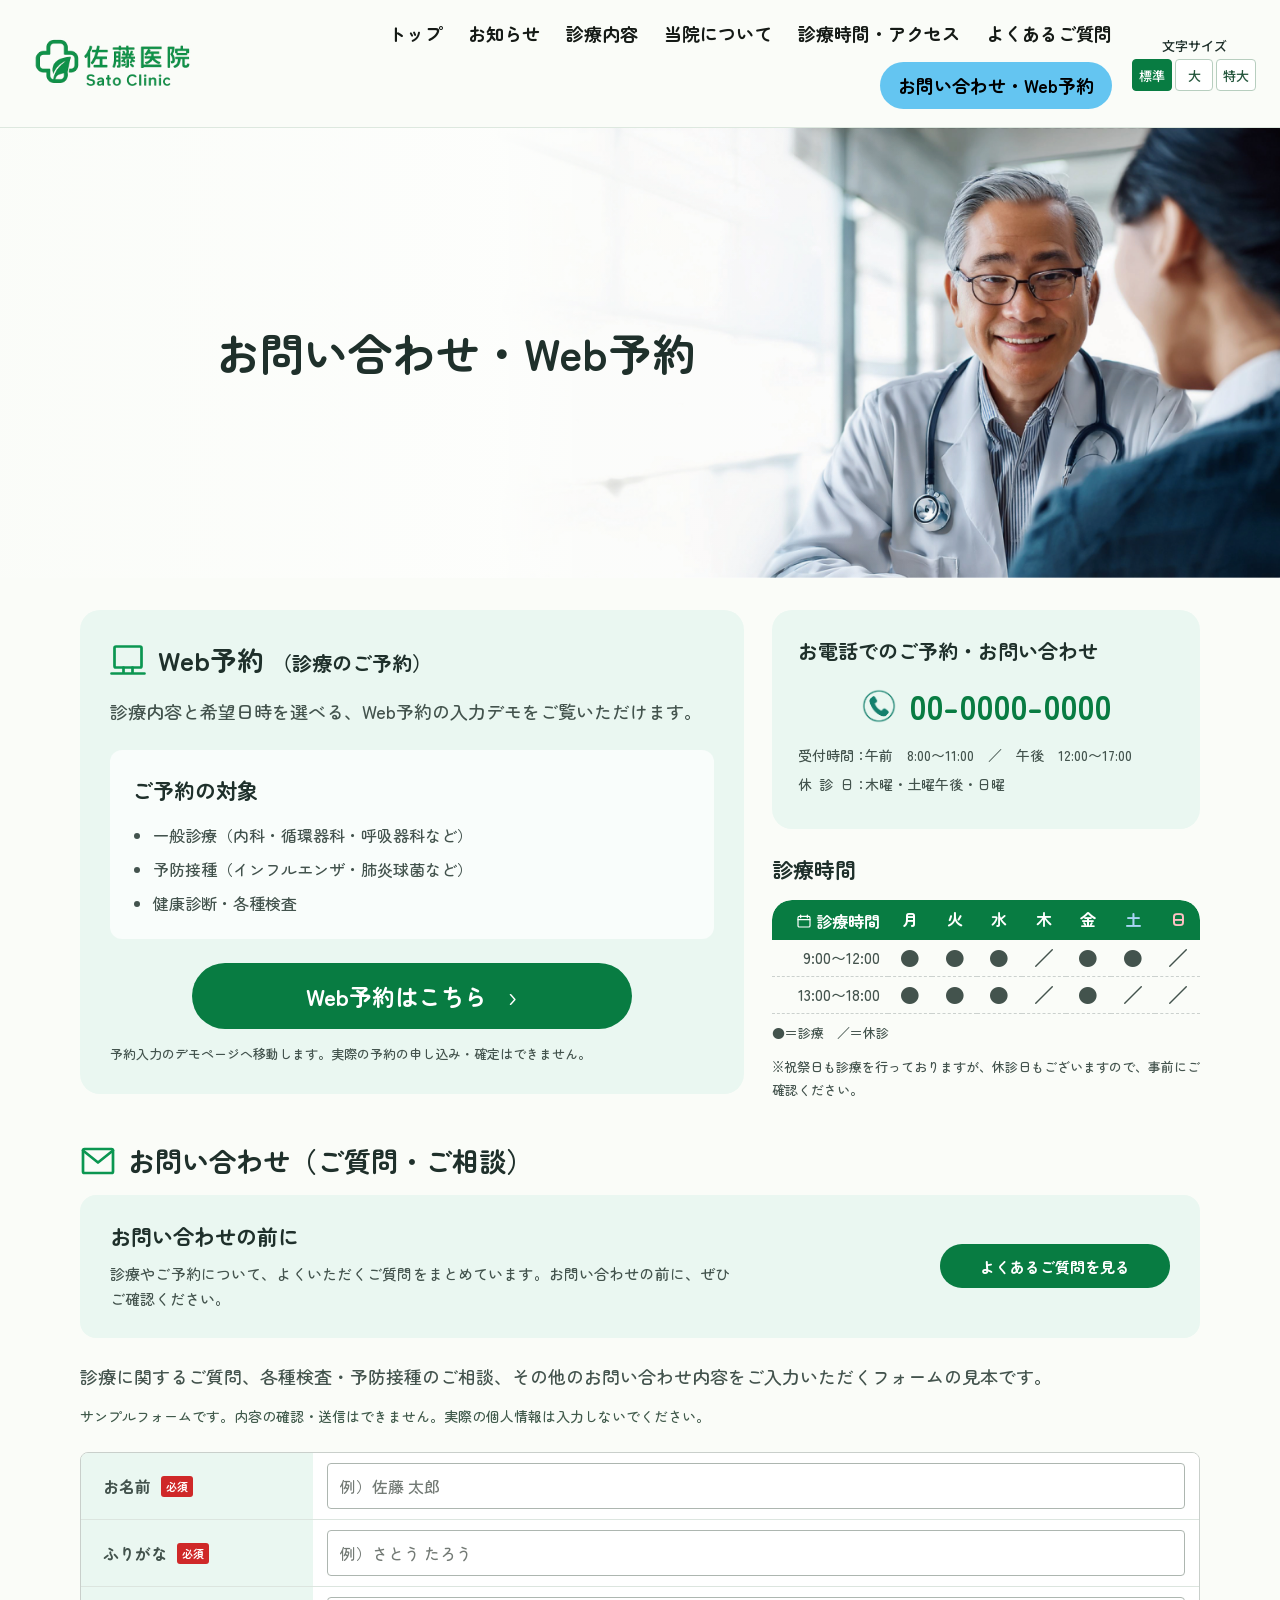
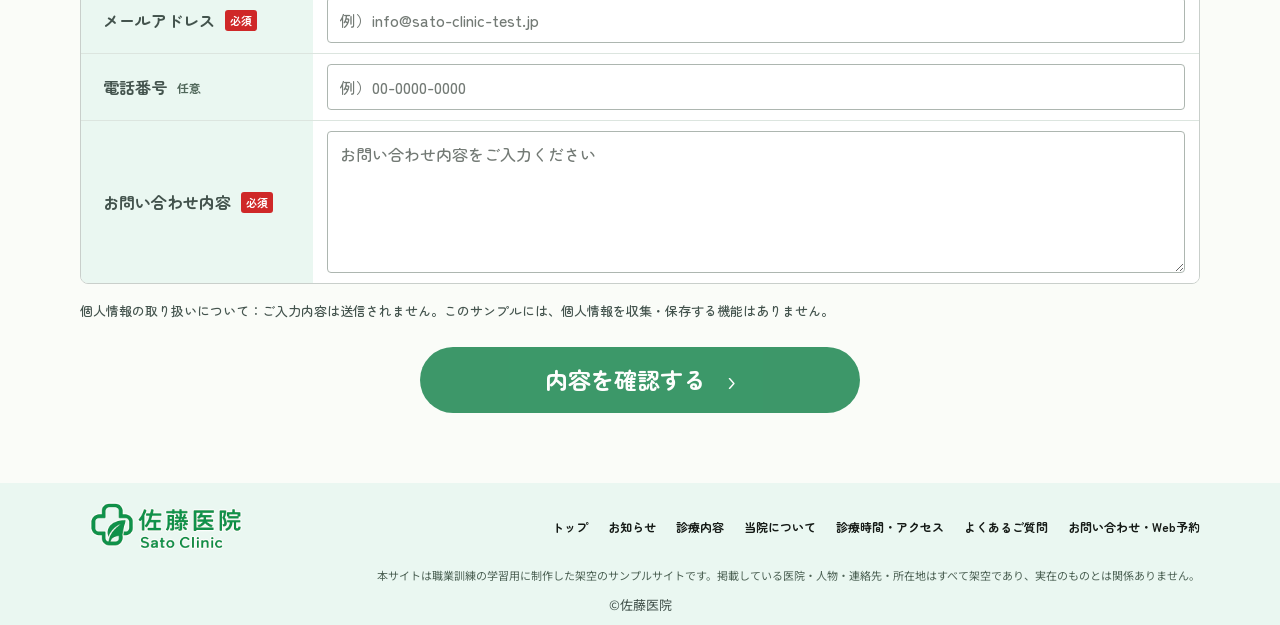
<file: contact.html>
<!DOCTYPE html><html lang="ja"><head><meta charset="UTF-8"><meta name="viewport" content="width=device-width, initial-scale=1.0"><meta name="robots" content="noindex, nofollow"><meta name="description" content="佐藤医院の学習用サンプルサイトです。"><title>お問い合わせ・Web予約 | 佐藤医院</title><link rel="preconnect" href="https://fonts.googleapis.com"><link rel="preconnect" href="https://fonts.gstatic.com" crossorigin><link href="https://fonts.googleapis.com/css2?family=Noto+Sans+JP:wght@400;500;600;700;800&family=Zen+Maru+Gothic:wght@400;500;700;900&display=swap" rel="stylesheet"><link rel="stylesheet" href="./css/style.css"><script src="./js/site-features.js"></script></head><body class="has-mobile-contact-bar"><header class="site-header">
    <div class="header-inner container">
      <a href="./index.html" class="site-logo" aria-label="佐藤医院 トップページ"><img src="./img/Logo/logo.png" alt="佐藤医院 Sato Clinic" width="500" height="150"></a>
      <nav class="desktop-nav" aria-label="メインナビゲーション">
        <a href="./index.html">トップ</a>
        <a href="./news.html">お知らせ</a>
        <a href="./services.html">診療内容</a>
        <a href="./about.html">当院について</a>
        <a href="./hours-access.html">診療時間・アクセス</a>
        <a href="./faq.html">よくあるご質問</a>
        <a href="./contact.html">お問い合わせ・Web予約</a>
      </nav>
      <details class="mobile-nav"><summary aria-label="メニューを開く"><span></span><span></span><span></span></summary>
        <nav class="mobile-menu" aria-label="モバイルナビゲーション">
        <div class="text-size-controls text-size-controls--mobile" role="group" aria-label="文字サイズ" data-site-ui hidden><span class="text-size-label">文字サイズ</span><div class="text-size-options"><button type="button" data-text-size="standard" aria-pressed="true">標準</button><button type="button" data-text-size="large" aria-pressed="false">大</button><button type="button" data-text-size="extra-large" aria-pressed="false">特大</button></div></div>
        <a href="./index.html">トップ</a>
        <a href="./news.html">お知らせ</a>
        <a href="./services.html">診療内容</a>
        <a href="./about.html">当院について</a>
        <a href="./hours-access.html">診療時間・アクセス</a>
        <a href="./faq.html">よくあるご質問</a>
        <a href="./contact.html">お問い合わせ・Web予約</a>
      </nav>
      </details>
      <div class="text-size-controls text-size-controls--desktop" role="group" aria-label="文字サイズ" data-site-ui hidden><span class="text-size-label">文字サイズ</span><div class="text-size-options"><button type="button" data-text-size="standard" aria-pressed="true">標準</button><button type="button" data-text-size="large" aria-pressed="false">大</button><button type="button" data-text-size="extra-large" aria-pressed="false">特大</button></div></div>
    </div>
  </header>


  <main class="subpage-main page-main page-main--contact">
    <section class="page-hero" aria-labelledby="page-title">
      <img class="page-hero-photo" src="./img/Doctor_Image/firstView.jpg" alt="医師が患者に笑顔で話しかけている様子" width="1920" height="1098" fetchpriority="high">
      <div class="page-hero-inner container"><h1 id="page-title"><span>お問い合わせ・</span><wbr><span>Web予約</span></h1></div>
    </section>

    <div class="contact-page-body container">

      <div class="contact-booking-layout">
        <section class="contact-web-card" aria-labelledby="web-booking-title">
          <h2 class="contact-card-title" id="web-booking-title"><svg viewBox="0 0 24 24" aria-hidden="true"><rect x="3" y="3" width="18" height="14" rx="1"/><path d="M1 21h22M9 17v4M15 17v4"/></svg><span>Web予約 <small>（診療のご予約）</small></span></h2>
          <p>診療内容と希望日時を選べる、Web予約の入力デモをご覧いただけます。</p>
          <div class="contact-booking-targets">
            <h3>ご予約の対象</h3>
            <ul><li>一般診療（内科・循環器科・呼吸器科など）</li><li>予防接種（インフルエンザ・肺炎球菌など）</li><li>健康診断・各種検査</li></ul>
          </div>
          <a class="contact-action" href="./reservation.html" aria-describedby="web-booking-status">Web予約はこちら<span aria-hidden="true">›</span></a>
          <p class="contact-status" id="web-booking-status">予約入力のデモページへ移動します。実際の予約の申し込み・確定はできません。</p>
        </section>

        <section class="contact-phone-section" aria-labelledby="phone-booking-title">
          <div class="contact-phone-card">
            <h2 id="phone-booking-title">お電話でのご予約・お問い合わせ</h2>
            <a class="contact-phone-number" href="tel:0000000000"><img src="./img/Logo/phone.png" alt="" width="36" height="36">00-0000-0000</a>
            <div class="hours-info-row"><span class="hours-info-label">受付時間</span><span>：</span><span class="hours-info-value"><span class="hours-period">午前<span class="hours-time-gap">　</span>8:00〜11:00</span><span class="hours-period"><span class="hours-time-gap">　</span>／<span class="hours-time-gap">　</span>午後<span class="hours-time-gap">　</span>12:00〜17:00</span></span></div>
            <div class="hours-info-row"><span class="hours-info-label">休診日</span><span>：</span><span class="hours-info-value">木曜・土曜午後・日曜</span></div>
          </div>
          <div class="contact-hours">
            <h3>診療時間</h3>
            <table class="schedule-table" aria-label="診療時間">
              <thead><tr><th scope="col"><span class="schedule-label"><svg viewBox="0 0 24 24" aria-hidden="true"><rect x="3" y="5" width="18" height="16" rx="2"/><path d="M7 3v4M17 3v4M3 10h18"/></svg><span>診療時間</span></span></th><th scope="col">月</th><th scope="col">火</th><th scope="col">水</th><th scope="col">木</th><th scope="col">金</th><th scope="col">土</th><th class="sunday" scope="col">日</th></tr></thead>
              <tbody><tr><th scope="row">9:00〜12:00</th><td>●</td><td>●</td><td>●</td><td>／</td><td>●</td><td>●</td><td>／</td></tr><tr><th scope="row">13:00〜18:00</th><td>●</td><td>●</td><td>●</td><td>／</td><td>●</td><td>／</td><td>／</td></tr></tbody>
            </table>
            <p class="contact-hours-legend">●＝診療　／＝休診</p>
            <div class="hours-notes"><p>※祝祭日も診療を行っておりますが、休診日もございますので、事前にご確認ください。</p></div>
          </div>
        </section>
      </div>


      <section class="contact-form-section" aria-labelledby="contact-form-title">
        <h2 class="contact-form-title" id="contact-form-title"><svg viewBox="0 0 24 24" aria-hidden="true"><rect x="2" y="4" width="20" height="16" rx="1"/><path d="m2 5 10 8L22 5"/></svg>お問い合わせ（ご質問・ご相談）</h2>
        <aside class="contact-faq-card" aria-labelledby="contact-faq-title">
        <div><h2 id="contact-faq-title">お問い合わせの前に</h2><p>診療やご予約について、よくいただくご質問をまとめています。お問い合わせの前に、ぜひご確認ください。</p></div>
        <a class="pill-link" href="./faq.html">よくあるご質問を見る</a>
      </aside>
        <p>診療に関するご質問、各種検査・予防接種のご相談、その他のお問い合わせ内容をご入力いただくフォームの見本です。</p>
        <p class="contact-form-notice" id="contact-form-note">サンプルフォームです。内容の確認・送信はできません。実際の個人情報は入力しないでください。</p>
        <form class="contact-form" aria-labelledby="contact-form-title" aria-describedby="contact-form-note" autocomplete="off" onsubmit="return false;">
          <div class="contact-fields">
            <div class="contact-form-row"><label for="contact-name">お名前 <span class="contact-required">必須</span></label><div class="contact-field"><input id="contact-name" name="full_name" type="text" required maxlength="100" placeholder="例）佐藤 太郎"></div></div>
            <div class="contact-form-row"><label for="contact-kana">ふりがな <span class="contact-required">必須</span></label><div class="contact-field"><input id="contact-kana" name="name_kana" type="text" required maxlength="100" placeholder="例）さとう たろう"></div></div>
            <div class="contact-form-row"><label for="contact-email">メールアドレス <span class="contact-required">必須</span></label><div class="contact-field"><input id="contact-email" name="email" type="email" required maxlength="254" placeholder="例）info@sato-clinic-test.jp" inputmode="email" autocapitalize="none" spellcheck="false"></div></div>
            <div class="contact-form-row"><label for="contact-phone">電話番号 <span class="contact-optional">任意</span></label><div class="contact-field"><input id="contact-phone" name="phone" type="tel" maxlength="30" placeholder="例）00-0000-0000" inputmode="tel"></div></div>
            <div class="contact-form-row"><label for="contact-message">お問い合わせ内容 <span class="contact-required">必須</span></label><div class="contact-field"><textarea id="contact-message" name="message" rows="5" required maxlength="3000" placeholder="お問い合わせ内容をご入力ください"></textarea></div></div>
          </div>
          <p class="contact-privacy">個人情報の取り扱いについて：ご入力内容は送信されません。このサンプルには、個人情報を収集・保存する機能はありません。</p>
          <button class="contact-action contact-confirm" type="submit" disabled aria-describedby="contact-form-note">内容を確認する<span aria-hidden="true">›</span></button>
        </form>
      </section>
    </div>
  </main>


  <footer class="site-footer"><div class="container footer-inner"><a href="./index.html" class="footer-logo" aria-label="佐藤医院 トップページ"><img src="./img/Logo/logo.png" alt="佐藤医院 Sato Clinic" width="500" height="150"></a><nav aria-label="フッターナビゲーション">
        <a href="./index.html">トップ</a>
        <a href="./news.html">お知らせ</a>
        <a href="./services.html">診療内容</a>
        <a href="./about.html">当院について</a>
        <a href="./hours-access.html">診療時間・アクセス</a>
        <a href="./faq.html">よくあるご質問</a>
        <a href="./contact.html">お問い合わせ・Web予約</a>
      </nav></div><p class="footer-notice container">本サイトは職業訓練の学習用に制作した架空のサンプルサイトです。掲載している医院・人物・連絡先・所在地はすべて架空であり、実在のものとは関係ありません。</p><p class="footer-copyright container">©︎佐藤医院</p></footer>

  <nav class="hero-cta mobile-contact-bar" aria-label="お問い合わせメニュー">
        <a class="cta cta-phone" href="tel:0000000000"><img class="cta-icon cta-icon-phone" src="./img/Logo/phone.png" alt="" width="33" height="33"><span>00-0000-0000</span><span aria-hidden="true" class="chevron">›</span></a>
        <a class="cta cta-book" href="./contact.html" aria-label="お問い合わせ・Web予約のご案内へ" title="お問い合わせ・Web予約のご案内ページを開きます。予約・送信機能は未実装です。"><img class="cta-icon" src="./img/Logo/icon1.png" alt="" width="33" height="33"><span>お問い合わせ</span><span aria-hidden="true" class="chevron">›</span></a>
        <a class="cta cta-access" href="./hours-access.html#access"><svg viewBox="0 0 24 24" aria-hidden="true"><path d="M12 22s7-6.3 7-13a7 7 0 0 0-14 0c0 6.7 7 13 7 13Z"/><circle cx="12" cy="9" r="2.5"/></svg><span>アクセス</span><span aria-hidden="true" class="chevron">›</span></a>
      </nav>
  <div class="page-scroll-controls" role="group" aria-label="ページ内の移動" data-site-ui hidden>
    <button type="button" data-scroll-direction="top" aria-label="ページの先頭へ移動"><svg viewBox="0 0 24 24" aria-hidden="true"><path d="m6 12 6-6 6 6M12 6v14"/></svg></button>
    <button type="button" data-scroll-direction="bottom" aria-label="ページの末尾へ移動"><svg viewBox="0 0 24 24" aria-hidden="true"><path d="m6 12 6 6 6-6M12 18V4"/></svg></button>
  </div>
  <p class="visually-hidden" id="text-size-status" role="status" aria-live="polite"></p>
</body></html>
</file>
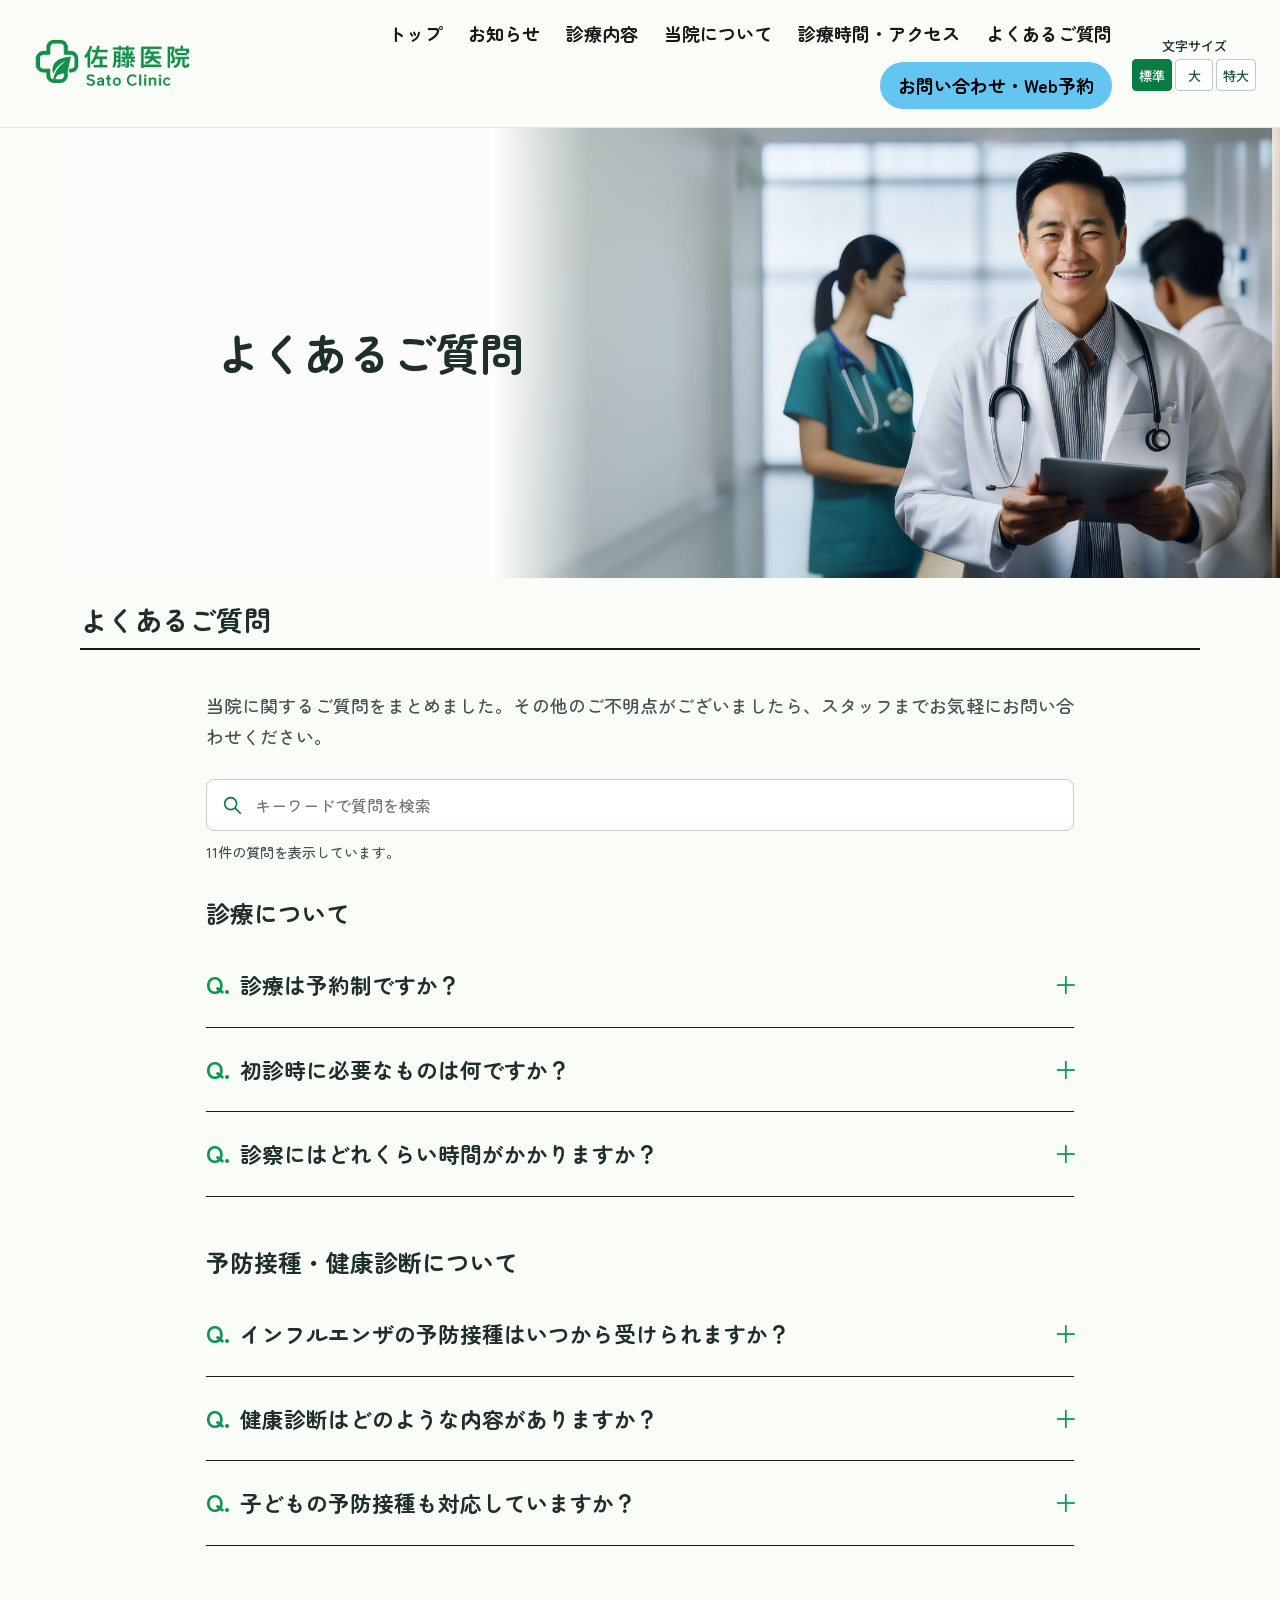
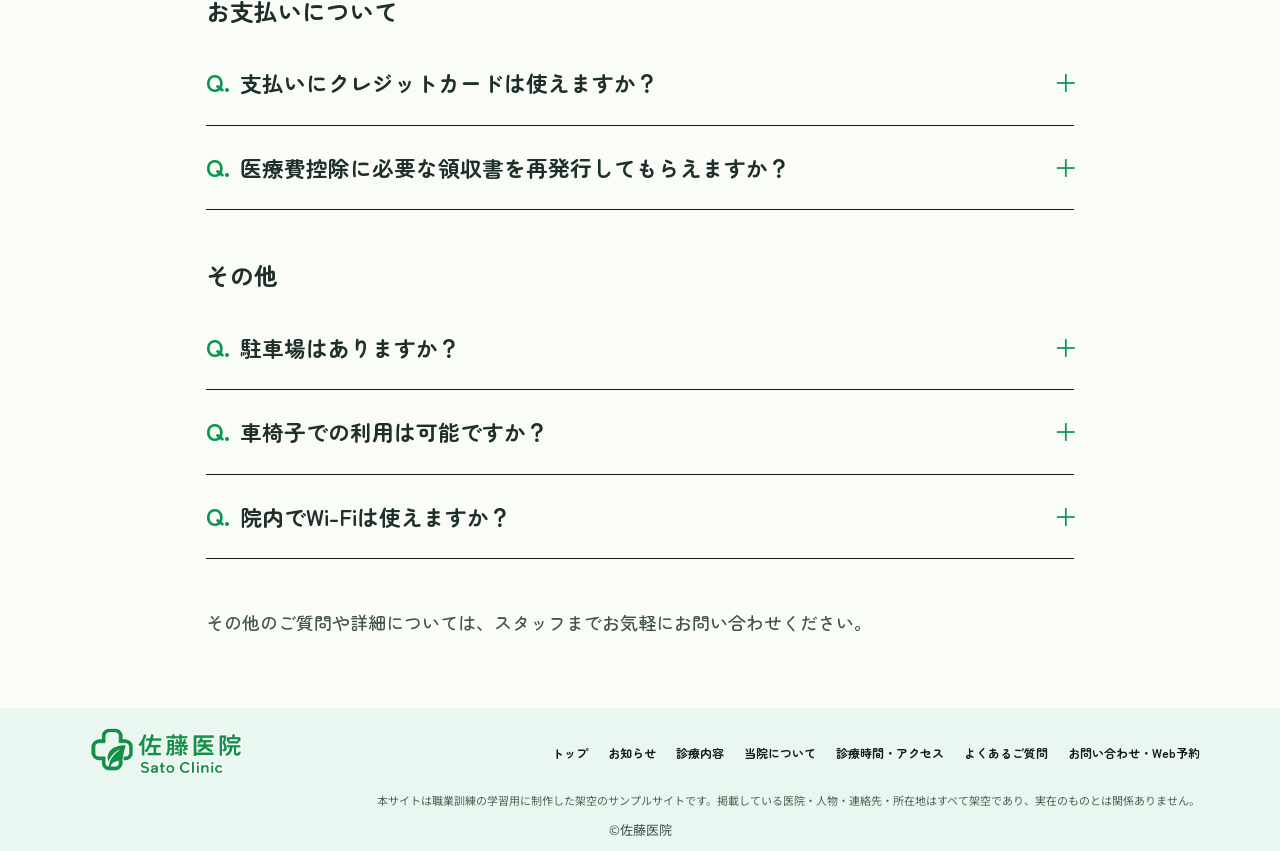
<file: faq.html>
<!DOCTYPE html><html lang="ja"><head><meta charset="UTF-8"><meta name="viewport" content="width=device-width, initial-scale=1.0"><meta name="robots" content="noindex, nofollow"><meta name="description" content="佐藤医院の学習用サンプルサイトです。"><title>よくあるご質問 | 佐藤医院</title><link rel="preconnect" href="https://fonts.googleapis.com"><link rel="preconnect" href="https://fonts.gstatic.com" crossorigin><link href="https://fonts.googleapis.com/css2?family=Noto+Sans+JP:wght@400;500;600;700;800&family=Zen+Maru+Gothic:wght@400;500;700;900&display=swap" rel="stylesheet"><link rel="stylesheet" href="./css/style.css"><script src="./js/site-features.js"></script></head><body class="has-mobile-contact-bar"><header class="site-header">
    <div class="header-inner container">
      <a href="./index.html" class="site-logo" aria-label="佐藤医院 トップページ"><img src="./img/Logo/logo.png" alt="佐藤医院 Sato Clinic" width="500" height="150"></a>
      <nav class="desktop-nav" aria-label="メインナビゲーション">
        <a href="./index.html">トップ</a>
        <a href="./news.html">お知らせ</a>
        <a href="./services.html">診療内容</a>
        <a href="./about.html">当院について</a>
        <a href="./hours-access.html">診療時間・アクセス</a>
        <a href="./faq.html">よくあるご質問</a>
        <a href="./contact.html">お問い合わせ・Web予約</a>
      </nav>
      <details class="mobile-nav"><summary aria-label="メニューを開く"><span></span><span></span><span></span></summary>
        <nav class="mobile-menu" aria-label="モバイルナビゲーション">
        <div class="text-size-controls text-size-controls--mobile" role="group" aria-label="文字サイズ" data-site-ui hidden><span class="text-size-label">文字サイズ</span><div class="text-size-options"><button type="button" data-text-size="standard" aria-pressed="true">標準</button><button type="button" data-text-size="large" aria-pressed="false">大</button><button type="button" data-text-size="extra-large" aria-pressed="false">特大</button></div></div>
        <a href="./index.html">トップ</a>
        <a href="./news.html">お知らせ</a>
        <a href="./services.html">診療内容</a>
        <a href="./about.html">当院について</a>
        <a href="./hours-access.html">診療時間・アクセス</a>
        <a href="./faq.html">よくあるご質問</a>
        <a href="./contact.html">お問い合わせ・Web予約</a>
      </nav>
      </details>
      <div class="text-size-controls text-size-controls--desktop" role="group" aria-label="文字サイズ" data-site-ui hidden><span class="text-size-label">文字サイズ</span><div class="text-size-options"><button type="button" data-text-size="standard" aria-pressed="true">標準</button><button type="button" data-text-size="large" aria-pressed="false">大</button><button type="button" data-text-size="extra-large" aria-pressed="false">特大</button></div></div>
    </div>
  </header>


<main class="subpage-main page-main page-main--faq"><section class="page-hero" aria-labelledby="page-title">
    <img class="page-hero-photo" src="./img/Medical_Image/medical_2.jpg" alt="笑顔の医師と医療スタッフの様子" width="2688" height="1536" fetchpriority="high">
    <div class="page-hero-inner container"><h1 id="page-title">よくあるご質問</h1></div>
  </section><section class="container page-section">
    <h2 class="section-title rule-title">よくあるご質問</h2>
    <div class="page-content"><p>当院に関するご質問をまとめました。その他のご不明点がございましたら、スタッフまでお気軽にお問い合わせください。</p><form class="faq-search" role="search" aria-label="よくあるご質問の検索" data-site-ui hidden>
  <label class="visually-hidden" for="faq-keyword">キーワードで質問を検索</label>
  <div class="faq-search-field"><svg viewBox="0 0 24 24" aria-hidden="true"><circle cx="10.5" cy="10.5" r="6.5"/><path d="m16 16 5 5"/></svg><input id="faq-keyword" type="search" placeholder="キーワードで質問を検索" autocomplete="off" aria-controls="faq-results" aria-describedby="faq-search-status"><button type="button" class="faq-search-clear" aria-label="検索をクリア" hidden>×</button></div>
  <p class="faq-search-status" id="faq-search-status" role="status" aria-live="polite" aria-atomic="true"></p>
</form>
<div id="faq-results"><h3>診療について</h3><div class="faq-group"><details class="faq-item"><summary><span class="faq-question">診療は予約制ですか？</span></summary><div class="faq-answer">一般診療は予約なしでも受け付けていますが、予約優先制となっております。予防接種や健康診断などは完全予約制です。お電話またはWeb予約をご利用ください。</div></details><details class="faq-item"><summary><span class="faq-question">初診時に必要なものは何ですか？</span></summary><div class="faq-answer">健康保険証、お薬手帳（お持ちの方）、診療情報提供書（紹介状）があればご持参ください。また、問診票を事前にご記入いただけると受付がスムーズです。</div></details><details class="faq-item"><summary><span class="faq-question">診察にはどれくらい時間がかかりますか？</span></summary><div class="faq-answer">症状や混雑状況によりますが、目安として30分〜1時間程度です。事前に混雑状況をお問い合わせいただくことをお勧めします。</div></details></div><h3>予防接種・健康診断について</h3><div class="faq-group"><details class="faq-item"><summary><span class="faq-question">インフルエンザの予防接種はいつから受けられますか？</span></summary><div class="faq-answer">例年10月中旬頃から接種を開始します。予約受付は9月末から行っておりますので、詳しくはお知らせをご確認ください。</div></details><details class="faq-item"><summary><span class="faq-question">健康診断はどのような内容がありますか？</span></summary><div class="faq-answer">一般的な健康診断から生活習慣病予防検診まで対応しております。採血、尿検査、心電図、胸部レントゲンなどが含まれます。詳しくはスタッフまでお問い合わせください。</div></details><details class="faq-item"><summary><span class="faq-question">子どもの予防接種も対応していますか？</span></summary><div class="faq-answer">当院では、小児用の予防接種（例：MRワクチン、ヒブワクチンなど）も実施しております。スケジュールについてはお問い合わせください。</div></details></div><h3>お支払いについて</h3><div class="faq-group"><details class="faq-item"><summary><span class="faq-question">支払いにクレジットカードは使えますか？</span></summary><div class="faq-answer">はい、当院では現金、クレジットカード（一部カードを除く）、電子マネーに対応しております。詳しくは受付にてお尋ねください。</div></details><details class="faq-item"><summary><span class="faq-question">医療費控除に必要な領収書を再発行してもらえますか？</span></summary><div class="faq-answer">はい、再発行可能です。ただし、再発行には日数をいただく場合がありますのでご了承ください。</div></details></div><h3>その他</h3><div class="faq-group"><details class="faq-item"><summary><span class="faq-question">駐車場はありますか？</span></summary><div class="faq-answer">はい、当院専用の無料駐車場が10台分ございます。満車の場合は近隣のコインパーキングをご利用ください。</div></details><details class="faq-item"><summary><span class="faq-question">車椅子での利用は可能ですか？</span></summary><div class="faq-answer">可能です。エントランスはバリアフリー設計となっており、スロープもご用意しております。また、院内には車椅子で移動可能なスペースを確保しています。</div></details><details class="faq-item"><summary><span class="faq-question">院内でWi-Fiは使えますか？</span></summary><div class="faq-answer">はい、当院では無料Wi-Fiを提供しております。パスワードは受付でお知らせいたします。</div></details></div></div><p>その他のご質問や詳細については、スタッフまでお気軽にお問い合わせください。</p></div>
  </section></main>
  <footer class="site-footer"><div class="container footer-inner"><a href="./index.html" class="footer-logo" aria-label="佐藤医院 トップページ"><img src="./img/Logo/logo.png" alt="佐藤医院 Sato Clinic" width="500" height="150"></a><nav aria-label="フッターナビゲーション">
        <a href="./index.html">トップ</a>
        <a href="./news.html">お知らせ</a>
        <a href="./services.html">診療内容</a>
        <a href="./about.html">当院について</a>
        <a href="./hours-access.html">診療時間・アクセス</a>
        <a href="./faq.html">よくあるご質問</a>
        <a href="./contact.html">お問い合わせ・Web予約</a>
      </nav></div><p class="footer-notice container">本サイトは職業訓練の学習用に制作した架空のサンプルサイトです。掲載している医院・人物・連絡先・所在地はすべて架空であり、実在のものとは関係ありません。</p><p class="footer-copyright container">©︎佐藤医院</p></footer>

  <nav class="hero-cta mobile-contact-bar" aria-label="お問い合わせメニュー">
        <a class="cta cta-phone" href="tel:0000000000"><img class="cta-icon cta-icon-phone" src="./img/Logo/phone.png" alt="" width="33" height="33"><span>00-0000-0000</span><span aria-hidden="true" class="chevron">›</span></a>
        <a class="cta cta-book" href="./contact.html" aria-label="お問い合わせ・Web予約のご案内へ" title="お問い合わせ・Web予約のご案内ページを開きます。予約・送信機能は未実装です。"><img class="cta-icon" src="./img/Logo/icon1.png" alt="" width="33" height="33"><span>お問い合わせ</span><span aria-hidden="true" class="chevron">›</span></a>
        <a class="cta cta-access" href="./hours-access.html#access"><svg viewBox="0 0 24 24" aria-hidden="true"><path d="M12 22s7-6.3 7-13a7 7 0 0 0-14 0c0 6.7 7 13 7 13Z"/><circle cx="12" cy="9" r="2.5"/></svg><span>アクセス</span><span aria-hidden="true" class="chevron">›</span></a>
      </nav>
  <div class="page-scroll-controls" role="group" aria-label="ページ内の移動" data-site-ui hidden>
    <button type="button" data-scroll-direction="top" aria-label="ページの先頭へ移動"><svg viewBox="0 0 24 24" aria-hidden="true"><path d="m6 12 6-6 6 6M12 6v14"/></svg></button>
    <button type="button" data-scroll-direction="bottom" aria-label="ページの末尾へ移動"><svg viewBox="0 0 24 24" aria-hidden="true"><path d="m6 12 6 6 6-6M12 18V4"/></svg></button>
  </div>
  <p class="visually-hidden" id="text-size-status" role="status" aria-live="polite"></p>
</body></html>
</file>
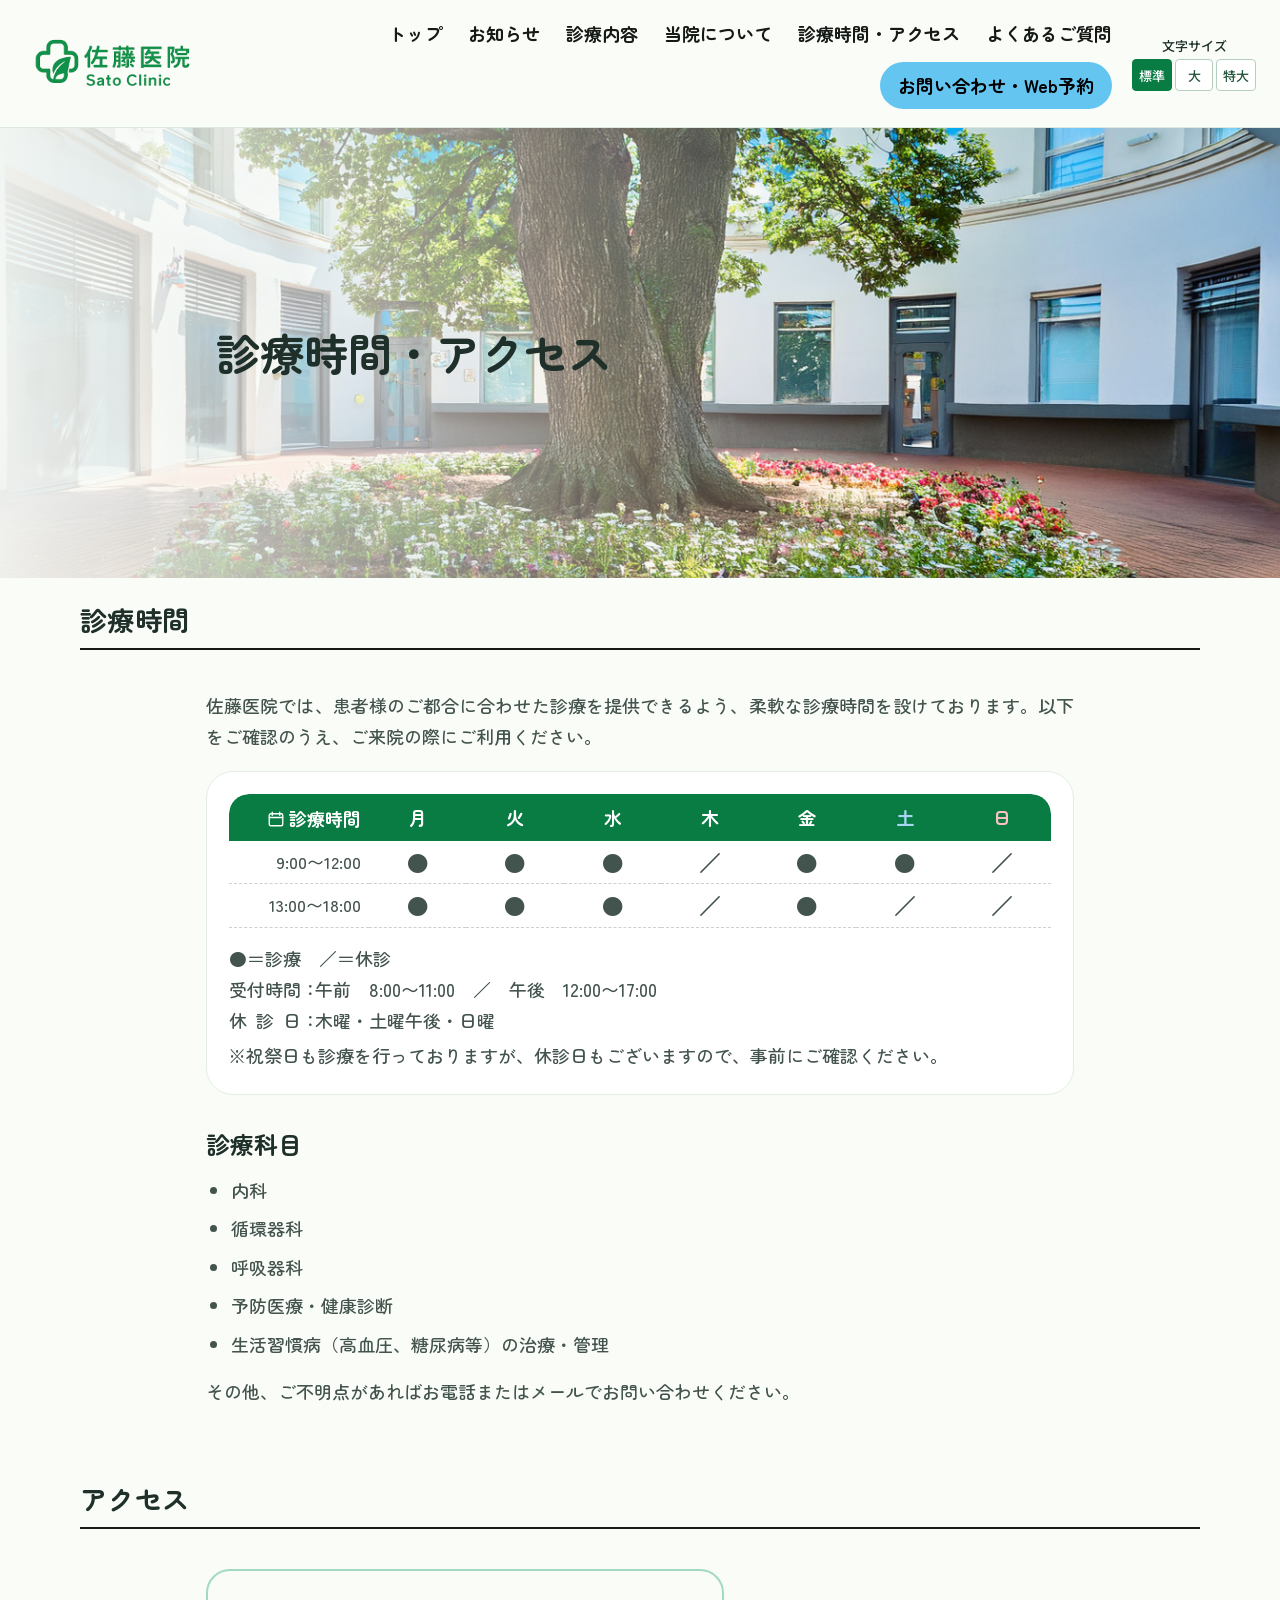
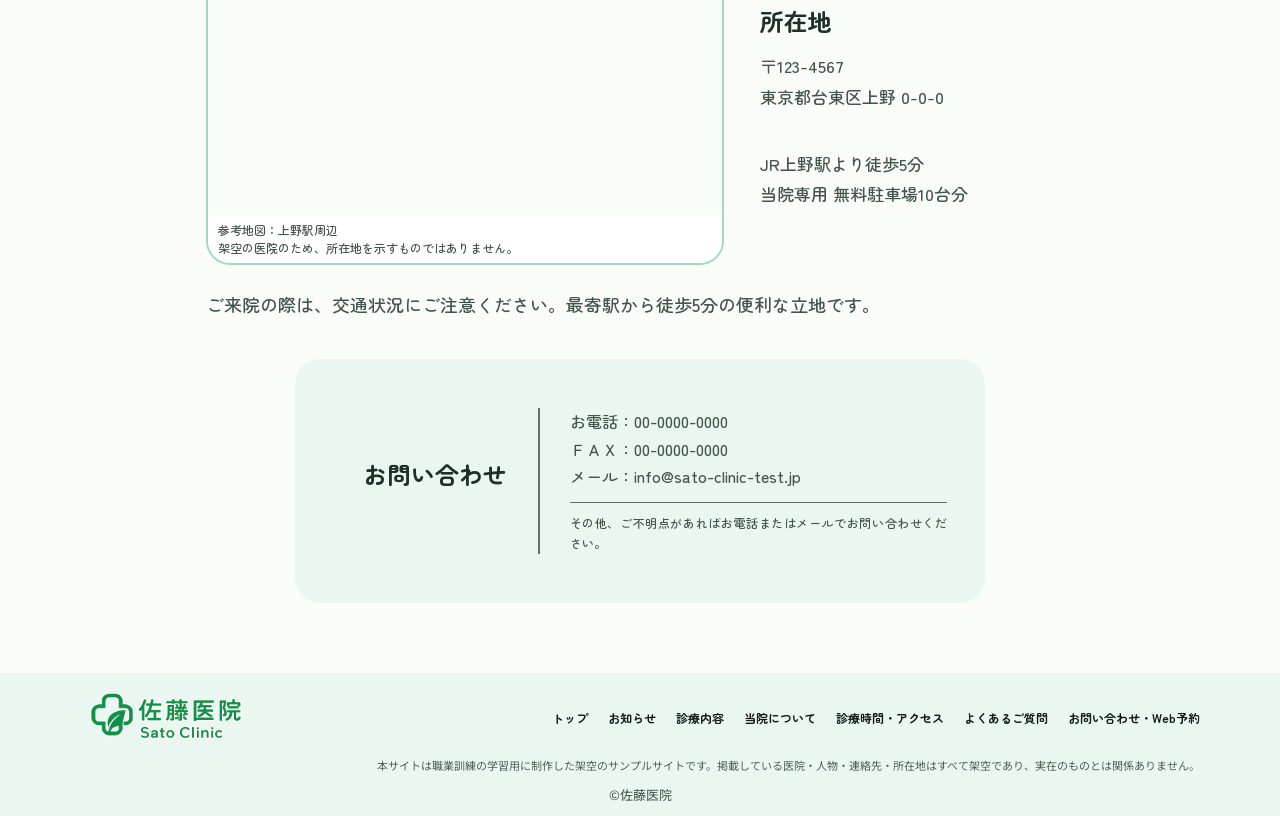
<file: hours-access.html>
<!DOCTYPE html><html lang="ja"><head><meta charset="UTF-8"><meta name="viewport" content="width=device-width, initial-scale=1.0"><meta name="robots" content="noindex, nofollow"><meta name="description" content="佐藤医院の学習用サンプルサイトです。"><title>診療時間・アクセス | 佐藤医院</title><link rel="preconnect" href="https://fonts.googleapis.com"><link rel="preconnect" href="https://fonts.gstatic.com" crossorigin><link href="https://fonts.googleapis.com/css2?family=Noto+Sans+JP:wght@400;500;600;700;800&family=Zen+Maru+Gothic:wght@400;500;700;900&display=swap" rel="stylesheet"><link rel="stylesheet" href="./css/style.css"><script src="./js/site-features.js"></script></head><body class="has-mobile-contact-bar"><header class="site-header">
    <div class="header-inner container">
      <a href="./index.html" class="site-logo" aria-label="佐藤医院 トップページ"><img src="./img/Logo/logo.png" alt="佐藤医院 Sato Clinic" width="500" height="150"></a>
      <nav class="desktop-nav" aria-label="メインナビゲーション">
        <a href="./index.html">トップ</a>
        <a href="./news.html">お知らせ</a>
        <a href="./services.html">診療内容</a>
        <a href="./about.html">当院について</a>
        <a href="./hours-access.html">診療時間・アクセス</a>
        <a href="./faq.html">よくあるご質問</a>
        <a href="./contact.html">お問い合わせ・Web予約</a>
      </nav>
      <details class="mobile-nav"><summary aria-label="メニューを開く"><span></span><span></span><span></span></summary>
        <nav class="mobile-menu" aria-label="モバイルナビゲーション">
        <div class="text-size-controls text-size-controls--mobile" role="group" aria-label="文字サイズ" data-site-ui hidden><span class="text-size-label">文字サイズ</span><div class="text-size-options"><button type="button" data-text-size="standard" aria-pressed="true">標準</button><button type="button" data-text-size="large" aria-pressed="false">大</button><button type="button" data-text-size="extra-large" aria-pressed="false">特大</button></div></div>
        <a href="./index.html">トップ</a>
        <a href="./news.html">お知らせ</a>
        <a href="./services.html">診療内容</a>
        <a href="./about.html">当院について</a>
        <a href="./hours-access.html">診療時間・アクセス</a>
        <a href="./faq.html">よくあるご質問</a>
        <a href="./contact.html">お問い合わせ・Web予約</a>
      </nav>
      </details>
      <div class="text-size-controls text-size-controls--desktop" role="group" aria-label="文字サイズ" data-site-ui hidden><span class="text-size-label">文字サイズ</span><div class="text-size-options"><button type="button" data-text-size="standard" aria-pressed="true">標準</button><button type="button" data-text-size="large" aria-pressed="false">大</button><button type="button" data-text-size="extra-large" aria-pressed="false">特大</button></div></div>
    </div>
  </header>


<main class="subpage-main page-main page-main--hours-access"><section class="page-hero" aria-labelledby="page-title">
    <img class="page-hero-photo" src="./img/Hospital_Exterior/hospital_2.jpg" alt="大きな木と花壇のある医療施設の中庭" width="2688" height="1536" fetchpriority="high">
    <div class="page-hero-inner container"><h1 id="page-title">診療時間・アクセス</h1></div>
  </section>    <section class="hours section container subpage-hours page-section" id="hours">
    <h2 class="section-title rule-title">診療時間</h2>
    <div class="page-content">
      <p class="hours-intro">佐藤医院では、患者様のご都合に合わせた診療を提供できるよう、柔軟な診療時間を設けております。以下をご確認のうえ、ご来院の際にご利用ください。</p>

      <div class="hours-layout"><div class="hours-table-wrap"><table class="hours-table schedule-table"><thead><tr><th><span class="schedule-label"><svg viewBox="0 0 24 24" aria-hidden="true"><rect x="3" y="5" width="18" height="16" rx="2"/><path d="M7 3v4M17 3v4M3 10h18"/></svg><span>診療時間</span></span></th><th>月</th><th>火</th><th>水</th><th>木</th><th>金</th><th>土</th><th class="sunday">日</th></tr></thead><tbody><tr><th scope="row">9:00〜12:00</th><td>●</td><td>●</td><td>●</td><td>／</td><td>●</td><td>●</td><td>／</td></tr><tr><th scope="row">13:00〜18:00</th><td>●</td><td>●</td><td>●</td><td>／</td><td>●</td><td>／</td><td>／</td></tr></tbody></table>
        <div class="schedule-notes"><p>●＝診療　／＝休診</p><div class="hours-info-row"><span class="hours-info-label">受付時間</span><span>：</span><span class="hours-info-value"><span class="hours-period">午前<span class="hours-time-gap">　</span>8:00〜11:00</span><span class="hours-period"><span class="hours-time-gap">　</span>／<span class="hours-time-gap">　</span>午後<span class="hours-time-gap">　</span>12:00〜17:00</span></span></div><div class="hours-info-row"><span class="hours-info-label">休診日</span><span>：</span><span class="hours-info-value">木曜・土曜午後・日曜</span></div><p>※祝祭日も診療を行っておりますが、休診日もございますので、事前にご確認ください。</p></div></div></div>

      <section class="hours-subjects" aria-labelledby="hours-subjects-title"><h3 id="hours-subjects-title">診療科目</h3><ul><li>内科</li><li>循環器科</li><li>呼吸器科</li><li>予防医療・健康診断</li><li>生活習慣病（高血圧、糖尿病等）の治療・管理</li></ul><p class="hours-subjects-note">その他、ご不明点があればお電話またはメールでお問い合わせください。</p></section>
    </div>
  </section>

    <section class="access section container subpage-access page-section" id="access">
    <h2 class="section-title rule-title">アクセス</h2>
    <div class="page-content">

      <div class="access-layout"><div class="map-link reference-map">
          <iframe src="https://maps.google.com/maps?q=%E4%B8%8A%E9%87%8E%E9%A7%85&amp;z=15&amp;output=embed" title="上野駅周辺の参考地図（架空の医院の所在地ではありません）" loading="lazy" referrerpolicy="no-referrer-when-downgrade"></iframe>
          <p class="reference-map-note">参考地図：上野駅周辺<br>架空の医院のため、所在地を示すものではありません。</p>
        </div>

        <div class="access-copy"><h3>所在地</h3><address>〒123-4567<br>東京都台東区上野 0-0-0</address><p>JR上野駅より徒歩5分<br>当院専用 無料駐車場10台分</p></div></div>
      <p class="access-guidance">ご来院の際は、交通状況にご注意ください。最寄駅から徒歩5分の便利な立地です。</p>
      <div class="contact-box" id="contact"><h3>お問い合わせ</h3><div><p>お電話：<a href="tel:0000000000">00-0000-0000</a><br>ＦＡＸ：00-0000-0000<br>メール：<a href="mailto:info@sato-clinic-test.jp">info@sato-clinic-test.jp</a></p><p class="contact-note">その他、ご不明点があればお電話またはメールでお問い合わせください。</p></div></div>
    </div>
  </section>
</main>
  <footer class="site-footer"><div class="container footer-inner"><a href="./index.html" class="footer-logo" aria-label="佐藤医院 トップページ"><img src="./img/Logo/logo.png" alt="佐藤医院 Sato Clinic" width="500" height="150"></a><nav aria-label="フッターナビゲーション">
        <a href="./index.html">トップ</a>
        <a href="./news.html">お知らせ</a>
        <a href="./services.html">診療内容</a>
        <a href="./about.html">当院について</a>
        <a href="./hours-access.html">診療時間・アクセス</a>
        <a href="./faq.html">よくあるご質問</a>
        <a href="./contact.html">お問い合わせ・Web予約</a>
      </nav></div><p class="footer-notice container">本サイトは職業訓練の学習用に制作した架空のサンプルサイトです。掲載している医院・人物・連絡先・所在地はすべて架空であり、実在のものとは関係ありません。</p><p class="footer-copyright container">©︎佐藤医院</p></footer>

  <nav class="hero-cta mobile-contact-bar" aria-label="お問い合わせメニュー">
        <a class="cta cta-phone" href="tel:0000000000"><img class="cta-icon cta-icon-phone" src="./img/Logo/phone.png" alt="" width="33" height="33"><span>00-0000-0000</span><span aria-hidden="true" class="chevron">›</span></a>
        <a class="cta cta-book" href="./contact.html" aria-label="お問い合わせ・Web予約のご案内へ" title="お問い合わせ・Web予約のご案内ページを開きます。予約・送信機能は未実装です。"><img class="cta-icon" src="./img/Logo/icon1.png" alt="" width="33" height="33"><span>お問い合わせ</span><span aria-hidden="true" class="chevron">›</span></a>
        <a class="cta cta-access" href="./hours-access.html#access"><svg viewBox="0 0 24 24" aria-hidden="true"><path d="M12 22s7-6.3 7-13a7 7 0 0 0-14 0c0 6.7 7 13 7 13Z"/><circle cx="12" cy="9" r="2.5"/></svg><span>アクセス</span><span aria-hidden="true" class="chevron">›</span></a>
      </nav>
  <div class="page-scroll-controls" role="group" aria-label="ページ内の移動" data-site-ui hidden>
    <button type="button" data-scroll-direction="top" aria-label="ページの先頭へ移動"><svg viewBox="0 0 24 24" aria-hidden="true"><path d="m6 12 6-6 6 6M12 6v14"/></svg></button>
    <button type="button" data-scroll-direction="bottom" aria-label="ページの末尾へ移動"><svg viewBox="0 0 24 24" aria-hidden="true"><path d="m6 12 6 6 6-6M12 18V4"/></svg></button>
  </div>
  <p class="visually-hidden" id="text-size-status" role="status" aria-live="polite"></p>
</body></html>
</file>
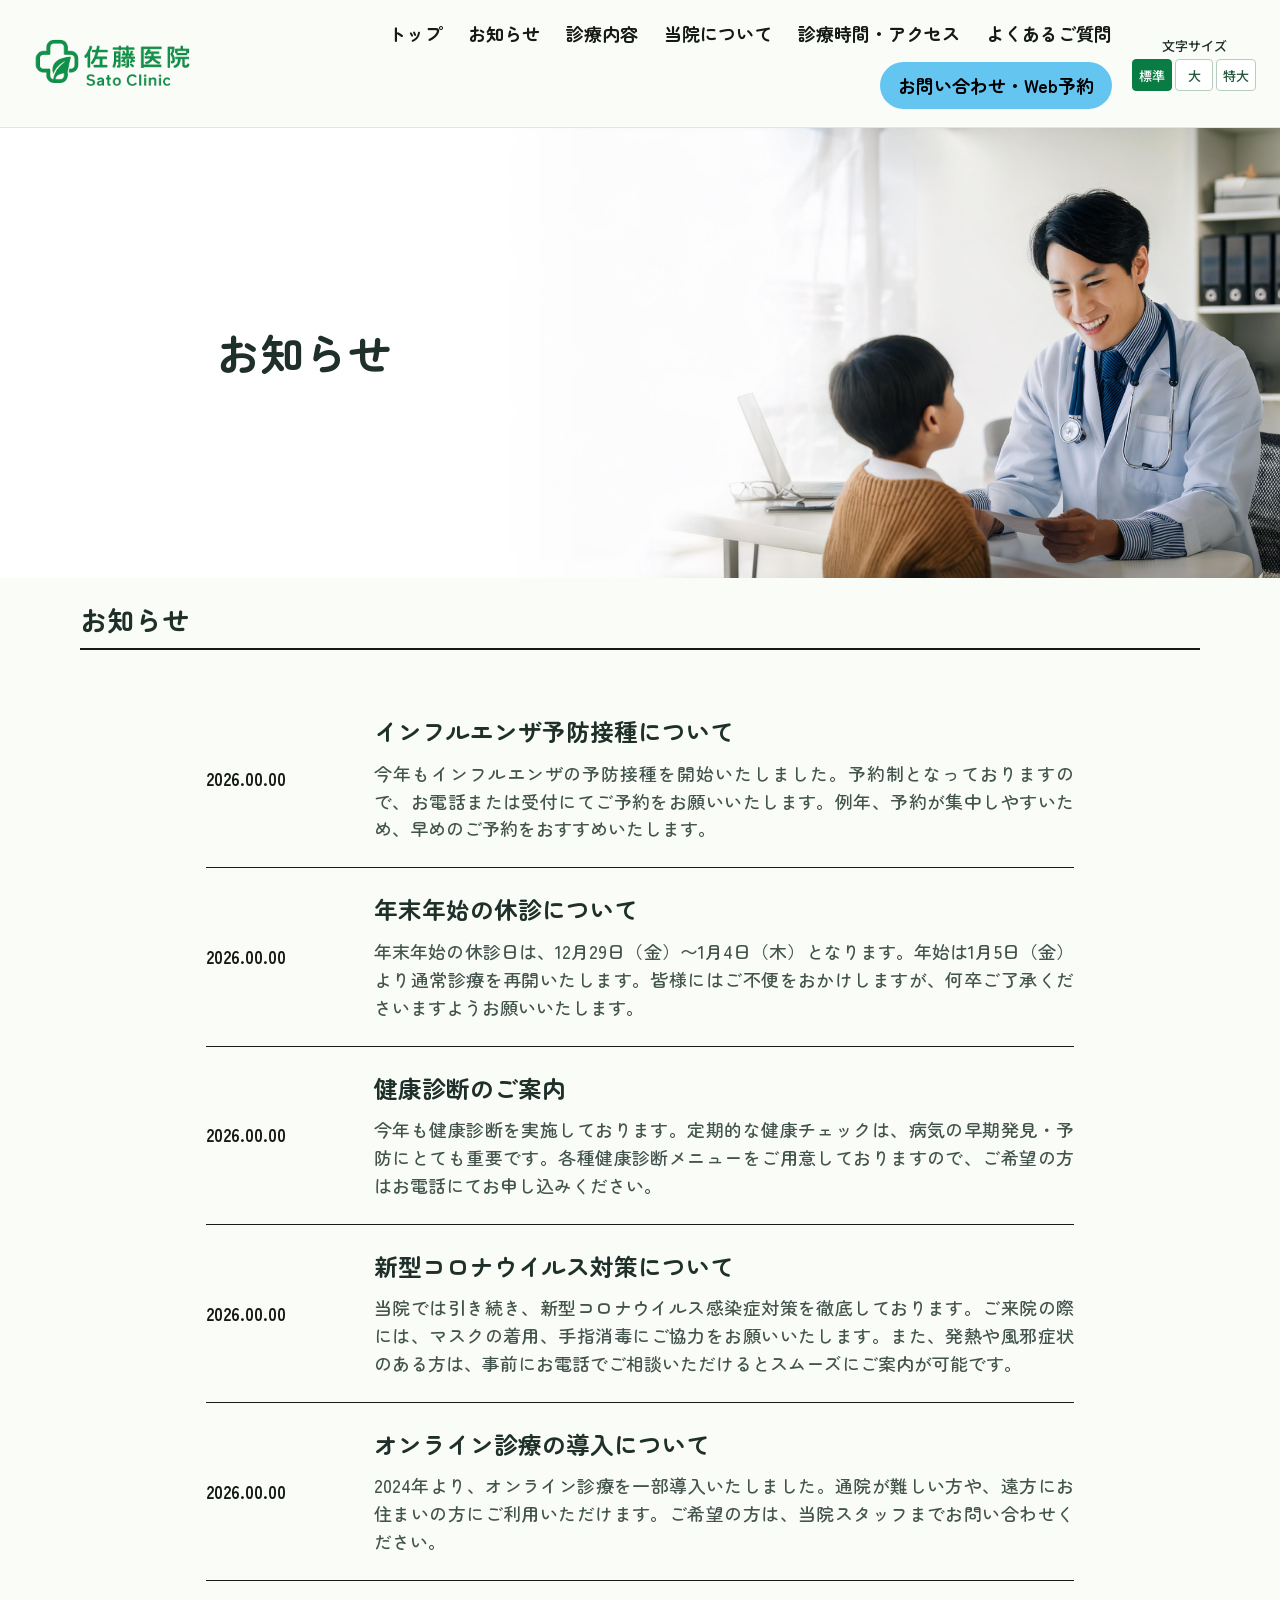
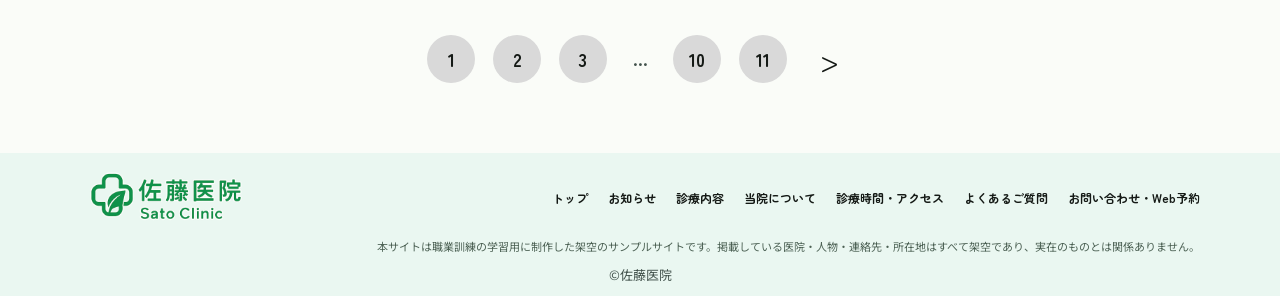
<file: news.html>
<!DOCTYPE html><html lang="ja"><head><meta charset="UTF-8"><meta name="viewport" content="width=device-width, initial-scale=1.0"><meta name="robots" content="noindex, nofollow"><meta name="description" content="佐藤医院の学習用サンプルサイトです。"><title>お知らせ | 佐藤医院</title><link rel="preconnect" href="https://fonts.googleapis.com"><link rel="preconnect" href="https://fonts.gstatic.com" crossorigin><link href="https://fonts.googleapis.com/css2?family=Noto+Sans+JP:wght@400;500;600;700;800&family=Zen+Maru+Gothic:wght@400;500;700;900&display=swap" rel="stylesheet"><link rel="stylesheet" href="./css/style.css"><script src="./js/site-features.js"></script></head><body class="has-mobile-contact-bar"><header class="site-header">
    <div class="header-inner container">
      <a href="./index.html" class="site-logo" aria-label="佐藤医院 トップページ"><img src="./img/Logo/logo.png" alt="佐藤医院 Sato Clinic" width="500" height="150"></a>
      <nav class="desktop-nav" aria-label="メインナビゲーション">
        <a href="./index.html">トップ</a>
        <a href="./news.html">お知らせ</a>
        <a href="./services.html">診療内容</a>
        <a href="./about.html">当院について</a>
        <a href="./hours-access.html">診療時間・アクセス</a>
        <a href="./faq.html">よくあるご質問</a>
        <a href="./contact.html">お問い合わせ・Web予約</a>
      </nav>
      <details class="mobile-nav"><summary aria-label="メニューを開く"><span></span><span></span><span></span></summary>
        <nav class="mobile-menu" aria-label="モバイルナビゲーション">
        <div class="text-size-controls text-size-controls--mobile" role="group" aria-label="文字サイズ" data-site-ui hidden><span class="text-size-label">文字サイズ</span><div class="text-size-options"><button type="button" data-text-size="standard" aria-pressed="true">標準</button><button type="button" data-text-size="large" aria-pressed="false">大</button><button type="button" data-text-size="extra-large" aria-pressed="false">特大</button></div></div>
        <a href="./index.html">トップ</a>
        <a href="./news.html">お知らせ</a>
        <a href="./services.html">診療内容</a>
        <a href="./about.html">当院について</a>
        <a href="./hours-access.html">診療時間・アクセス</a>
        <a href="./faq.html">よくあるご質問</a>
        <a href="./contact.html">お問い合わせ・Web予約</a>
      </nav>
      </details>
      <div class="text-size-controls text-size-controls--desktop" role="group" aria-label="文字サイズ" data-site-ui hidden><span class="text-size-label">文字サイズ</span><div class="text-size-options"><button type="button" data-text-size="standard" aria-pressed="true">標準</button><button type="button" data-text-size="large" aria-pressed="false">大</button><button type="button" data-text-size="extra-large" aria-pressed="false">特大</button></div></div>
    </div>
  </header>


<main class="subpage-main news-page-main">
  <section class="news-hero" aria-labelledby="news-page-title">
    <img class="news-hero-photo" src="./img/Patient_Image/patient_9.jpg" alt="医師が子どもに笑顔で話しかけながら診察している様子" width="2688" height="1536" fetchpriority="high">
    <div class="news-hero-inner container"><h1 id="news-page-title">お知らせ</h1></div>
  </section>
  <section class="news-page-section container" aria-labelledby="news-list-title">
    <h2 class="section-title rule-title" id="news-list-title">お知らせ</h2>
    <div class="news-articles" id="news-list">
        <article class="article-item news-article" id="news-1">
          <span class="news-date" aria-label="仮の日付：2026.00.00">2026.00.00</span>
          <div class="news-article-copy"><h3>インフルエンザ予防接種について</h3><p>今年もインフルエンザの予防接種を開始いたしました。予約制となっておりますので、お電話または受付にてご予約をお願いいたします。例年、予約が集中しやすいため、早めのご予約をおすすめいたします。</p></div>
        </article>
        <article class="article-item news-article" id="news-2">
          <span class="news-date" aria-label="仮の日付：2026.00.00">2026.00.00</span>
          <div class="news-article-copy"><h3>年末年始の休診について</h3><p>年末年始の休診日は、12月29日（金）〜1月4日（木）となります。年始は1月5日（金）より通常診療を再開いたします。皆様にはご不便をおかけしますが、何卒ご了承くださいますようお願いいたします。</p></div>
        </article>
        <article class="article-item news-article" id="news-3">
          <span class="news-date" aria-label="仮の日付：2026.00.00">2026.00.00</span>
          <div class="news-article-copy"><h3>健康診断のご案内</h3><p>今年も健康診断を実施しております。定期的な健康チェックは、病気の早期発見・予防にとても重要です。各種健康診断メニューをご用意しておりますので、ご希望の方はお電話にてお申し込みください。</p></div>
        </article>
        <article class="article-item news-article" id="news-4">
          <span class="news-date" aria-label="仮の日付：2026.00.00">2026.00.00</span>
          <div class="news-article-copy"><h3>新型コロナウイルス対策について</h3><p>当院では引き続き、新型コロナウイルス感染症対策を徹底しております。ご来院の際<span class="text-keep">には、</span>マスクの着用、手指消毒にご協力をお願いいたします。また、発熱や風邪症状のある方は、事前にお電話でご相談いただけるとスムーズにご案内が可能です。</p></div>
        </article>
        <article class="article-item news-article" id="news-5">
          <span class="news-date" aria-label="仮の日付：2026.00.00">2026.00.00</span>
          <div class="news-article-copy"><h3>オンライン診療の導入について</h3><p>2024年より、オンライン診療を一部導入いたしました。通院が難しい方や、遠方にお住まいの方にご利用いただけます。ご希望の方は、当院スタッフまでお問い合わせください。</p></div>
        </article>
    </div>
    <nav class="news-pagination" aria-label="お知らせのページ切り替え">
      <a href="#news-list" aria-current="page" aria-label="1ページ目">1</a>
      <button type="button" disabled aria-label="2ページ目（未公開）">2</button>
      <button type="button" disabled aria-label="3ページ目（未公開）">3</button>
      <span class="news-pagination-gap" aria-hidden="true">…</span>
      <button type="button" disabled aria-label="10ページ目（未公開）">10</button>
      <button type="button" disabled aria-label="11ページ目（未公開）">11</button>
      <button class="news-pagination-next" type="button" disabled aria-label="次のページ（未公開）"><span aria-hidden="true">&gt;</span></button>
    </nav>
  </section>
</main>

  <footer class="site-footer"><div class="container footer-inner"><a href="./index.html" class="footer-logo" aria-label="佐藤医院 トップページ"><img src="./img/Logo/logo.png" alt="佐藤医院 Sato Clinic" width="500" height="150"></a><nav aria-label="フッターナビゲーション">
        <a href="./index.html">トップ</a>
        <a href="./news.html">お知らせ</a>
        <a href="./services.html">診療内容</a>
        <a href="./about.html">当院について</a>
        <a href="./hours-access.html">診療時間・アクセス</a>
        <a href="./faq.html">よくあるご質問</a>
        <a href="./contact.html">お問い合わせ・Web予約</a>
      </nav></div><p class="footer-notice container">本サイトは職業訓練の学習用に制作した架空のサンプルサイトです。掲載している医院・人物・連絡先・所在地はすべて架空であり、実在のものとは関係ありません。</p><p class="footer-copyright container">©︎佐藤医院</p></footer>

  <nav class="hero-cta mobile-contact-bar" aria-label="お問い合わせメニュー">
        <a class="cta cta-phone" href="tel:0000000000"><img class="cta-icon cta-icon-phone" src="./img/Logo/phone.png" alt="" width="33" height="33"><span>00-0000-0000</span><span aria-hidden="true" class="chevron">›</span></a>
        <a class="cta cta-book" href="./contact.html" aria-label="お問い合わせ・Web予約のご案内へ" title="お問い合わせ・Web予約のご案内ページを開きます。予約・送信機能は未実装です。"><img class="cta-icon" src="./img/Logo/icon1.png" alt="" width="33" height="33"><span>お問い合わせ</span><span aria-hidden="true" class="chevron">›</span></a>
        <a class="cta cta-access" href="./hours-access.html#access"><svg viewBox="0 0 24 24" aria-hidden="true"><path d="M12 22s7-6.3 7-13a7 7 0 0 0-14 0c0 6.7 7 13 7 13Z"/><circle cx="12" cy="9" r="2.5"/></svg><span>アクセス</span><span aria-hidden="true" class="chevron">›</span></a>
      </nav>
  <div class="page-scroll-controls" role="group" aria-label="ページ内の移動" data-site-ui hidden>
    <button type="button" data-scroll-direction="top" aria-label="ページの先頭へ移動"><svg viewBox="0 0 24 24" aria-hidden="true"><path d="m6 12 6-6 6 6M12 6v14"/></svg></button>
    <button type="button" data-scroll-direction="bottom" aria-label="ページの末尾へ移動"><svg viewBox="0 0 24 24" aria-hidden="true"><path d="m6 12 6 6 6-6M12 18V4"/></svg></button>
  </div>
  <p class="visually-hidden" id="text-size-status" role="status" aria-live="polite"></p>
</body></html>
</file>
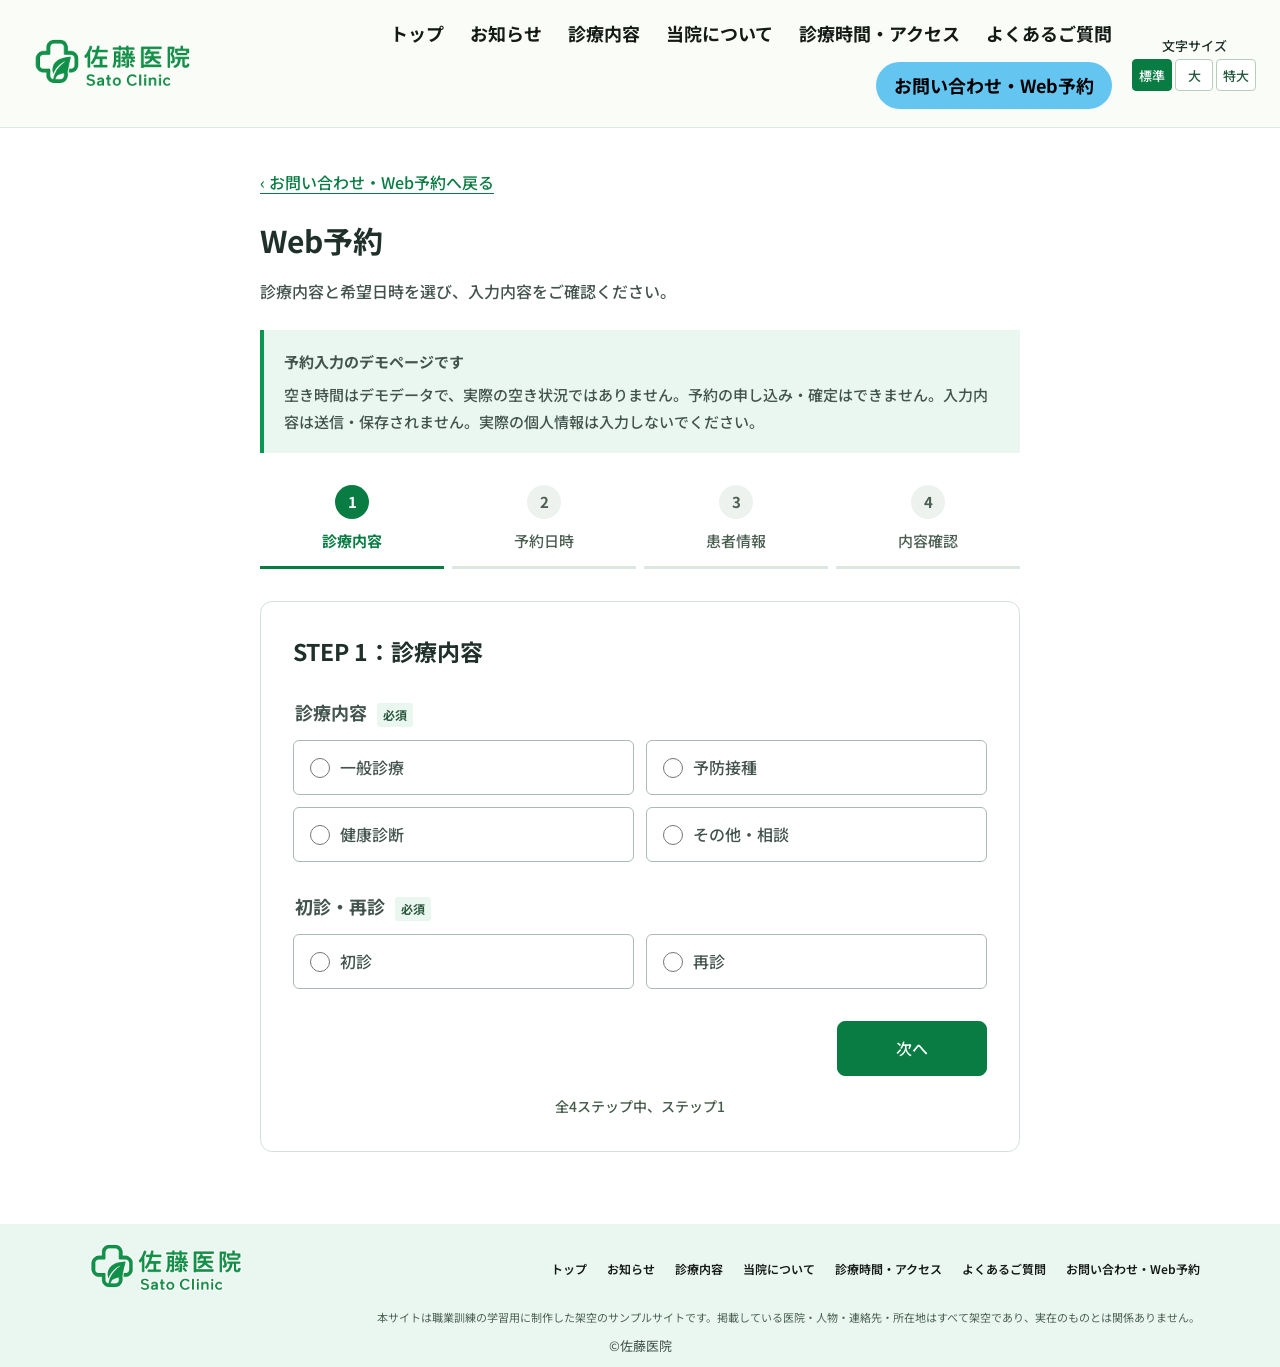
<file: reservation.html>
<!DOCTYPE html><html lang="ja"><head><meta charset="UTF-8"><meta name="viewport" content="width=device-width, initial-scale=1.0"><meta name="robots" content="noindex, nofollow"><meta name="description" content="佐藤医院の学習用サンプルサイトです。"><title>Web予約（デモ） | 佐藤医院</title><link rel="preconnect" href="https://fonts.googleapis.com"><link rel="preconnect" href="https://fonts.gstatic.com" crossorigin><link href="https://fonts.googleapis.com/css2?family=Noto+Sans+JP:wght@400;500;600;700;800&family=Zen+Maru+Gothic:wght@400;500;700;900&display=swap" rel="stylesheet"><link rel="stylesheet" href="./css/style.css"><script src="./js/reservation.js" defer></script><script src="./js/site-features.js"></script></head><body class="reservation-site has-mobile-contact-bar"><header class="site-header">
    <div class="header-inner container">
      <a href="./index.html" class="site-logo" aria-label="佐藤医院 トップページ"><img src="./img/Logo/logo.png" alt="佐藤医院 Sato Clinic" width="500" height="150"></a>
      <nav class="desktop-nav" aria-label="メインナビゲーション">
        <a href="./index.html">トップ</a>
        <a href="./news.html">お知らせ</a>
        <a href="./services.html">診療内容</a>
        <a href="./about.html">当院について</a>
        <a href="./hours-access.html">診療時間・アクセス</a>
        <a href="./faq.html">よくあるご質問</a>
        <a href="./contact.html">お問い合わせ・Web予約</a>
      </nav>
      <details class="mobile-nav"><summary aria-label="メニューを開く"><span></span><span></span><span></span></summary>
        <nav class="mobile-menu" aria-label="モバイルナビゲーション">
        <div class="text-size-controls text-size-controls--mobile" role="group" aria-label="文字サイズ" data-site-ui hidden><span class="text-size-label">文字サイズ</span><div class="text-size-options"><button type="button" data-text-size="standard" aria-pressed="true">標準</button><button type="button" data-text-size="large" aria-pressed="false">大</button><button type="button" data-text-size="extra-large" aria-pressed="false">特大</button></div></div>
        <a href="./index.html">トップ</a>
        <a href="./news.html">お知らせ</a>
        <a href="./services.html">診療内容</a>
        <a href="./about.html">当院について</a>
        <a href="./hours-access.html">診療時間・アクセス</a>
        <a href="./faq.html">よくあるご質問</a>
        <a href="./contact.html">お問い合わせ・Web予約</a>
      </nav>
      </details>
      <div class="text-size-controls text-size-controls--desktop" role="group" aria-label="文字サイズ" data-site-ui hidden><span class="text-size-label">文字サイズ</span><div class="text-size-options"><button type="button" data-text-size="standard" aria-pressed="true">標準</button><button type="button" data-text-size="large" aria-pressed="false">大</button><button type="button" data-text-size="extra-large" aria-pressed="false">特大</button></div></div>
    </div>
  </header>


    <main class="reservation-page" id="reservation-main">
    <a class="reservation-back-link" href="./contact.html">‹ お問い合わせ・Web予約へ戻る</a>
    <h1>Web予約</h1>
    <p class="reservation-lead">診療内容と希望日時を選び、入力内容をご確認ください。</p>
    <aside class="reservation-notice" id="reservation-demo-note">
      <strong>予約入力のデモページです</strong>
      <p>空き時間はデモデータで、実際の空き状況ではありません。予約の申し込み・確定はできません。入力内容は送信・保存されません。実際の個人情報は入力しないでください。</p>
    </aside>
    <noscript><p class="reservation-notice">この入力デモにはJavaScriptが必要です。ブラウザのJavaScriptを有効にしてください。</p></noscript>
    <ol class="reservation-progress" aria-label="予約入力の手順">
      <li aria-current="step"><span>1</span>診療内容</li><li><span>2</span>予約日時</li><li><span>3</span>患者情報</li><li><span>4</span>内容確認</li>
    </ol>
    <form id="reservation-form" class="reservation-form" novalidate autocomplete="off" aria-describedby="reservation-demo-note" hidden>
      <section class="reservation-step" data-step="1" aria-labelledby="reservation-step-1">
        <h2 id="reservation-step-1" tabindex="-1">STEP 1：診療内容</h2>
        <fieldset aria-describedby="care-error"><legend>診療内容 <span class="reservation-required">必須</span></legend>
          <div class="reservation-options">
            <label><input type="radio" name="care" value="一般診療" required>一般診療</label>
            <label><input type="radio" name="care" value="予防接種">予防接種</label>
            <label><input type="radio" name="care" value="健康診断">健康診断</label>
            <label><input type="radio" name="care" value="その他・相談">その他・相談</label>
          </div><p class="reservation-error" id="care-error" role="alert"></p>
        </fieldset>
        <fieldset aria-describedby="visit-error"><legend>初診・再診 <span class="reservation-required">必須</span></legend>
          <div class="reservation-options">
            <label><input type="radio" name="visit" value="初診" required>初診</label>
            <label><input type="radio" name="visit" value="再診">再診</label>
          </div><p class="reservation-error" id="visit-error" role="alert"></p>
        </fieldset>
      </section>
      <section class="reservation-step" data-step="2" aria-labelledby="reservation-step-2" hidden>
        <h2 id="reservation-step-2" tabindex="-1">STEP 2：予約日時</h2>
        <p class="reservation-help">診療時間：午前9:00〜12:00／午後13:00〜18:00<br>休診日：木曜・土曜午後・日曜</p>
        <p class="reservation-help">選択できるのは本日から90日先までのデモ枠です。祝祭日の診療可否は未設定です。表示される枠は、実際の祝祭日の診療を保証するものではありません。</p>
        <div class="reservation-calendar" aria-describedby="date-error">
          <div class="reservation-calendar-nav"><button type="button" id="reservation-month-prev" aria-label="前の月">‹</button><h3 id="reservation-month" aria-live="polite"></h3><button type="button" id="reservation-month-next" aria-label="次の月">›</button></div>
          <table aria-labelledby="reservation-month"><thead><tr><th scope="col">日</th><th scope="col">月</th><th scope="col">火</th><th scope="col">水</th><th scope="col">木</th><th scope="col">金</th><th scope="col">土</th></tr></thead><tbody id="reservation-days"></tbody></table>
          <p class="reservation-help">グリーン：選択中 ／ グレー：休診・選択不可</p>
        </div>
        <p class="reservation-error" id="date-error" role="alert"></p>
        <fieldset id="reservation-times" aria-describedby="time-error"><legend>希望時間 <span class="reservation-required">必須</span></legend>
          <p id="reservation-selected-date" aria-live="polite">カレンダーから日付を選択してください。</p>
          <p class="reservation-help">以下に表示する時間は、実際の空き状況と関係のないデモデータです。</p>
          <div class="reservation-time-options" id="reservation-time-options"></div>
          <p class="reservation-error" id="time-error" role="alert"></p>
        </fieldset>
      </section>
      <section class="reservation-step" data-step="3" aria-labelledby="reservation-step-3" hidden>
        <h2 id="reservation-step-3" tabindex="-1">STEP 3：患者情報</h2>
        <p class="reservation-help">入力の練習用に、架空の情報をご使用ください。すべて必須項目です。</p>
        <div class="reservation-field"><label for="reservation-name">お名前 <span class="reservation-required">必須</span></label><input id="reservation-name" name="patient_name" type="text" maxlength="100" required placeholder="例）佐藤 太郎" aria-describedby="patient_name-error"><p class="reservation-error" id="patient_name-error" role="alert"></p></div>
        <div class="reservation-field"><label for="reservation-kana">ふりがな <span class="reservation-required">必須</span></label><input id="reservation-kana" name="kana" type="text" maxlength="100" required placeholder="例）さとう たろう" aria-describedby="kana-error"><p class="reservation-error" id="kana-error" role="alert"></p></div>
        <div class="reservation-field"><label for="reservation-phone">電話番号 <span class="reservation-required">必須</span></label><input id="reservation-phone" name="phone" type="tel" inputmode="tel" maxlength="30" required placeholder="例）00-0000-0000" aria-describedby="phone-error"><p class="reservation-error" id="phone-error" role="alert"></p></div>
        <div class="reservation-field"><label for="reservation-email">メールアドレス <span class="reservation-required">必須</span></label><input id="reservation-email" name="email" type="email" inputmode="email" maxlength="254" required autocapitalize="none" spellcheck="false" placeholder="例）sample@example.com" aria-describedby="email-error"><p class="reservation-error" id="email-error" role="alert"></p></div>
      </section>
      <section class="reservation-step" data-step="4" aria-labelledby="reservation-step-4" hidden>
        <h2 id="reservation-step-4" tabindex="-1">STEP 4：予約内容の確認</h2>
        <p>入力内容をご確認ください。この画面を表示しても予約は確定しません。</p>
        <dl class="reservation-review" id="reservation-review"></dl>
        <div class="reservation-edit-links"><button type="button" data-edit-step="1">診療内容を修正</button><button type="button" data-edit-step="2">日時を修正</button><button type="button" data-edit-step="3">患者情報を修正</button></div>
        <p class="reservation-notice" id="reservation-confirm-note">予約確定機能は未実装です。サーバーへ接続していないため、下のボタンは操作できません。予約枠の確保やメールの送信も行われません。</p>
        <button class="reservation-button reservation-confirm" type="button" disabled aria-describedby="reservation-confirm-note">予約を確定する（未実装）</button>
      </section>
      <div class="reservation-actions"><button type="button" class="reservation-button reservation-button-back" id="reservation-prev" hidden>戻る</button><button type="submit" class="reservation-button" id="reservation-next">次へ</button></div>
      <p class="reservation-step-status" id="reservation-step-status" role="status">全4ステップ中、ステップ1</p>
    </form>
  </main>



  <footer class="site-footer"><div class="container footer-inner"><a href="./index.html" class="footer-logo" aria-label="佐藤医院 トップページ"><img src="./img/Logo/logo.png" alt="佐藤医院 Sato Clinic" width="500" height="150"></a><nav aria-label="フッターナビゲーション">
        <a href="./index.html">トップ</a>
        <a href="./news.html">お知らせ</a>
        <a href="./services.html">診療内容</a>
        <a href="./about.html">当院について</a>
        <a href="./hours-access.html">診療時間・アクセス</a>
        <a href="./faq.html">よくあるご質問</a>
        <a href="./contact.html">お問い合わせ・Web予約</a>
      </nav></div><p class="footer-notice container">本サイトは職業訓練の学習用に制作した架空のサンプルサイトです。掲載している医院・人物・連絡先・所在地はすべて架空であり、実在のものとは関係ありません。</p><p class="footer-copyright container">©︎佐藤医院</p></footer>

  <nav class="hero-cta mobile-contact-bar" aria-label="お問い合わせメニュー">
        <a class="cta cta-phone" href="tel:0000000000"><img class="cta-icon cta-icon-phone" src="./img/Logo/phone.png" alt="" width="33" height="33"><span>00-0000-0000</span><span aria-hidden="true" class="chevron">›</span></a>
        <a class="cta cta-book" href="./contact.html" aria-label="お問い合わせ・Web予約のご案内へ" title="お問い合わせ・Web予約のご案内ページを開きます。予約・送信機能は未実装です。"><img class="cta-icon" src="./img/Logo/icon1.png" alt="" width="33" height="33"><span>お問い合わせ</span><span aria-hidden="true" class="chevron">›</span></a>
        <a class="cta cta-access" href="./hours-access.html#access"><svg viewBox="0 0 24 24" aria-hidden="true"><path d="M12 22s7-6.3 7-13a7 7 0 0 0-14 0c0 6.7 7 13 7 13Z"/><circle cx="12" cy="9" r="2.5"/></svg><span>アクセス</span><span aria-hidden="true" class="chevron">›</span></a>
      </nav>
  <div class="page-scroll-controls" role="group" aria-label="ページ内の移動" data-site-ui hidden>
    <button type="button" data-scroll-direction="top" aria-label="ページの先頭へ移動"><svg viewBox="0 0 24 24" aria-hidden="true"><path d="m6 12 6-6 6 6M12 6v14"/></svg></button>
    <button type="button" data-scroll-direction="bottom" aria-label="ページの末尾へ移動"><svg viewBox="0 0 24 24" aria-hidden="true"><path d="m6 12 6 6 6-6M12 18V4"/></svg></button>
  </div>
  <p class="visually-hidden" id="text-size-status" role="status" aria-live="polite"></p>
</body></html>
</file>
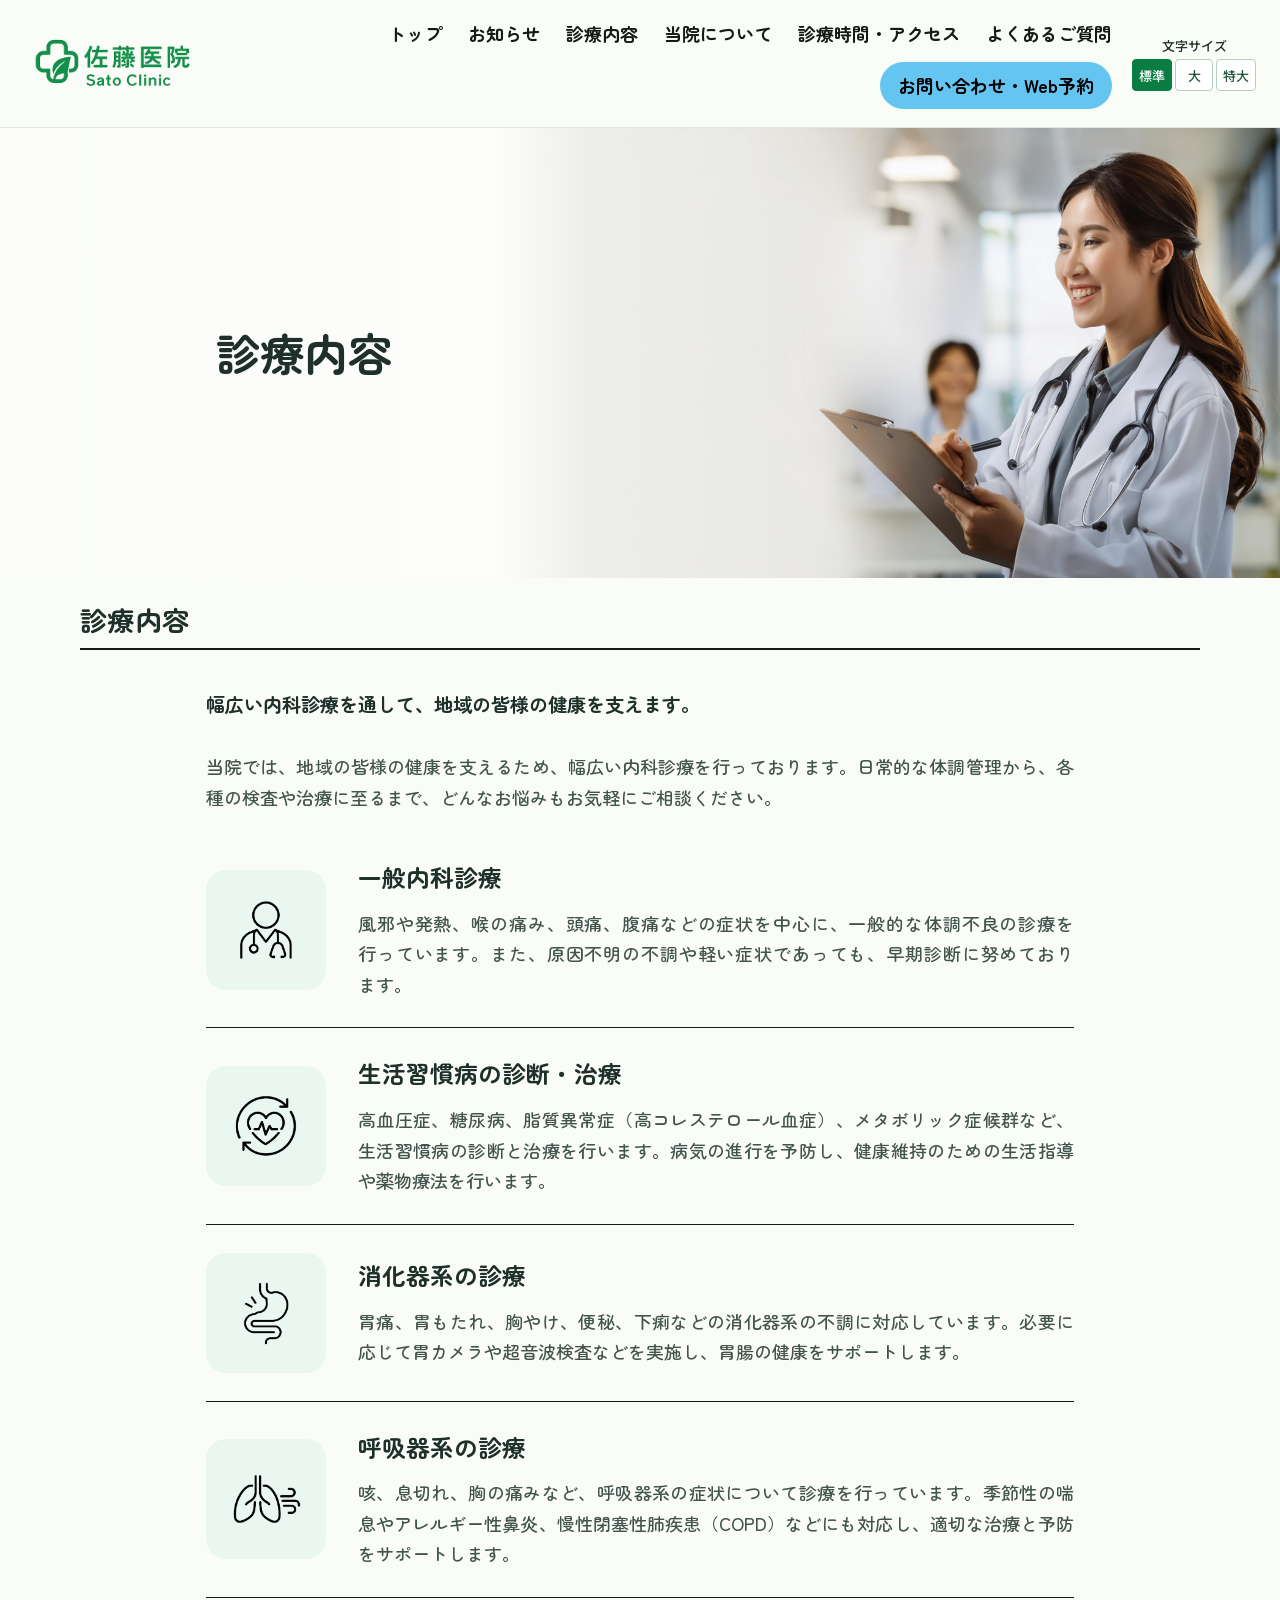
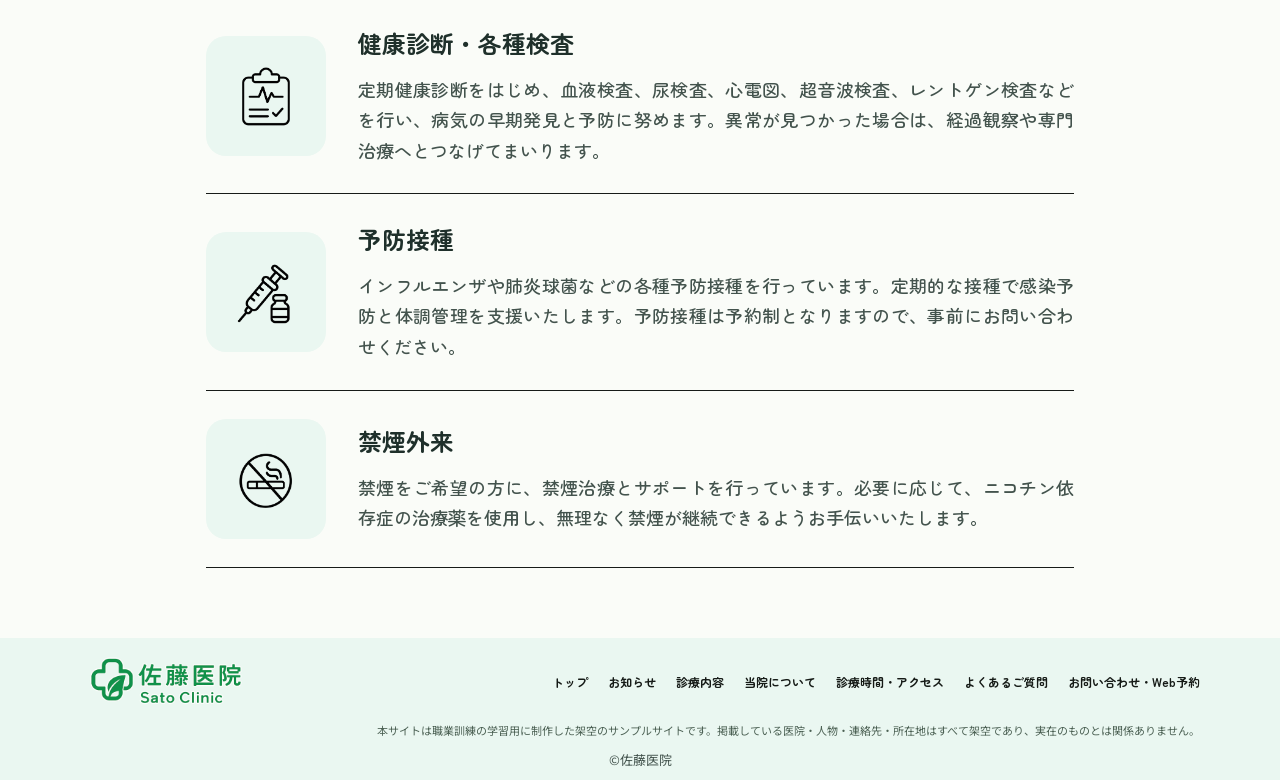
<file: services.html>
<!DOCTYPE html><html lang="ja"><head><meta charset="UTF-8"><meta name="viewport" content="width=device-width, initial-scale=1.0"><meta name="robots" content="noindex, nofollow"><meta name="description" content="佐藤医院の学習用サンプルサイトです。"><title>診療内容 | 佐藤医院</title><link rel="preconnect" href="https://fonts.googleapis.com"><link rel="preconnect" href="https://fonts.gstatic.com" crossorigin><link href="https://fonts.googleapis.com/css2?family=Noto+Sans+JP:wght@400;500;600;700;800&family=Zen+Maru+Gothic:wght@400;500;700;900&display=swap" rel="stylesheet"><link rel="stylesheet" href="./css/style.css"><script src="./js/site-features.js"></script></head><body class="has-mobile-contact-bar"><header class="site-header">
    <div class="header-inner container">
      <a href="./index.html" class="site-logo" aria-label="佐藤医院 トップページ"><img src="./img/Logo/logo.png" alt="佐藤医院 Sato Clinic" width="500" height="150"></a>
      <nav class="desktop-nav" aria-label="メインナビゲーション">
        <a href="./index.html">トップ</a>
        <a href="./news.html">お知らせ</a>
        <a href="./services.html">診療内容</a>
        <a href="./about.html">当院について</a>
        <a href="./hours-access.html">診療時間・アクセス</a>
        <a href="./faq.html">よくあるご質問</a>
        <a href="./contact.html">お問い合わせ・Web予約</a>
      </nav>
      <details class="mobile-nav"><summary aria-label="メニューを開く"><span></span><span></span><span></span></summary>
        <nav class="mobile-menu" aria-label="モバイルナビゲーション">
        <div class="text-size-controls text-size-controls--mobile" role="group" aria-label="文字サイズ" data-site-ui hidden><span class="text-size-label">文字サイズ</span><div class="text-size-options"><button type="button" data-text-size="standard" aria-pressed="true">標準</button><button type="button" data-text-size="large" aria-pressed="false">大</button><button type="button" data-text-size="extra-large" aria-pressed="false">特大</button></div></div>
        <a href="./index.html">トップ</a>
        <a href="./news.html">お知らせ</a>
        <a href="./services.html">診療内容</a>
        <a href="./about.html">当院について</a>
        <a href="./hours-access.html">診療時間・アクセス</a>
        <a href="./faq.html">よくあるご質問</a>
        <a href="./contact.html">お問い合わせ・Web予約</a>
      </nav>
      </details>
      <div class="text-size-controls text-size-controls--desktop" role="group" aria-label="文字サイズ" data-site-ui hidden><span class="text-size-label">文字サイズ</span><div class="text-size-options"><button type="button" data-text-size="standard" aria-pressed="true">標準</button><button type="button" data-text-size="large" aria-pressed="false">大</button><button type="button" data-text-size="extra-large" aria-pressed="false">特大</button></div></div>
    </div>
  </header>


<main class="subpage-main page-main page-main--services"><section class="page-hero" aria-labelledby="page-title">
    <img class="page-hero-photo" src="./img/Medical_Image/medical_3.jpg" alt="診療記録を確認する医療スタッフの様子" width="2688" height="1536" fetchpriority="high">
    <div class="page-hero-inner container"><h1 id="page-title">診療内容</h1></div>
  </section><section class="container page-section">
    <h2 class="section-title rule-title">診療内容</h2>
    <div class="page-content"><p class="page-intro">幅広い内科診療を通して、地域の皆様の健康を支えます。</p><p>当院では、地域の皆様の健康を支えるため、幅広い内科診療を行っております。日常的な体調管理から、各種の検査や治療に至るまで、どんなお悩みもお気軽にご相談ください。</p><article class="detail-service" id="general"><img src="./img/Logo/general_medicine.png" alt=""><div><h3>一般内科診療</h3><p>風邪や発熱、喉の痛み、頭痛、腹痛などの症状を中心に、一般的な体調不良の診療を行っています。また、原因不明の不調や軽い症状であっても、早期診断に努めております。</p></div></article><article class="detail-service" id="lifestyle"><img src="./img/Logo/lifestyle_diseases.png" alt=""><div><h3>生活習慣病の診断・治療</h3><p>高血圧症、糖尿病、脂質異常症（高コレステロール血症）、メタボリック症候群など、生活習慣病の診断と治療を行います。病気の進行を予防し、健康維持のための生活指導や薬物療法を行います。</p></div></article><article class="detail-service" id="digestive"><img src="./img/Logo/gastroenterology.png" alt=""><div><h3>消化器系の診療</h3><p>胃痛、胃もたれ、胸やけ、便秘、下痢などの消化器系の不調に対応しています。必要に応じて胃カメラや超音波検査などを実施し、胃腸の健康をサポートします。</p></div></article><article class="detail-service" id="respiratory"><img src="./img/Logo/respiratory_care.png" alt=""><div><h3>呼吸器系の診療</h3><p>咳、息切れ、胸の痛みなど、呼吸器系の症状について診療を行っています。季節性の喘息やアレルギー性鼻炎、慢性閉塞性肺疾患（COPD）などにも対応し、適切な治療と予防をサポートします。</p></div></article><article class="detail-service" id="checkup"><img src="./img/Logo/health_checkup.png" alt=""><div><h3>健康診断・各種検査</h3><p>定期健康診断をはじめ、血液検査、尿検査、心電図、超音波検査、レントゲン検査などを行い、病気の早期発見と予防に努めます。異常が見つかった場合は、経過観察や専門治療へとつなげてまいります。</p></div></article><article class="detail-service" id="vaccination"><img src="./img/Logo/vaccination.png" alt=""><div><h3>予防接種</h3><p>インフルエンザや肺炎球菌などの各種予防接種を行っています。定期的な接種で感染予防と体調管理を支援いたします。予防接種は予約制となりますので、事前にお問い合わせください。</p></div></article><article class="detail-service" id="smoking"><img src="./img/Logo/smoking_cessation.png" alt=""><div><h3>禁煙外来</h3><p>禁煙をご希望の方に、禁煙治療とサポートを行っています。必要に応じて、ニコチン依存症の治療薬を使用し、無理なく禁煙が継続できるようお手伝いいたします。</p></div></article></div>
  </section></main>
  <footer class="site-footer"><div class="container footer-inner"><a href="./index.html" class="footer-logo" aria-label="佐藤医院 トップページ"><img src="./img/Logo/logo.png" alt="佐藤医院 Sato Clinic" width="500" height="150"></a><nav aria-label="フッターナビゲーション">
        <a href="./index.html">トップ</a>
        <a href="./news.html">お知らせ</a>
        <a href="./services.html">診療内容</a>
        <a href="./about.html">当院について</a>
        <a href="./hours-access.html">診療時間・アクセス</a>
        <a href="./faq.html">よくあるご質問</a>
        <a href="./contact.html">お問い合わせ・Web予約</a>
      </nav></div><p class="footer-notice container">本サイトは職業訓練の学習用に制作した架空のサンプルサイトです。掲載している医院・人物・連絡先・所在地はすべて架空であり、実在のものとは関係ありません。</p><p class="footer-copyright container">©︎佐藤医院</p></footer>

  <nav class="hero-cta mobile-contact-bar" aria-label="お問い合わせメニュー">
        <a class="cta cta-phone" href="tel:0000000000"><img class="cta-icon cta-icon-phone" src="./img/Logo/phone.png" alt="" width="33" height="33"><span>00-0000-0000</span><span aria-hidden="true" class="chevron">›</span></a>
        <a class="cta cta-book" href="./contact.html" aria-label="お問い合わせ・Web予約のご案内へ" title="お問い合わせ・Web予約のご案内ページを開きます。予約・送信機能は未実装です。"><img class="cta-icon" src="./img/Logo/icon1.png" alt="" width="33" height="33"><span>お問い合わせ</span><span aria-hidden="true" class="chevron">›</span></a>
        <a class="cta cta-access" href="./hours-access.html#access"><svg viewBox="0 0 24 24" aria-hidden="true"><path d="M12 22s7-6.3 7-13a7 7 0 0 0-14 0c0 6.7 7 13 7 13Z"/><circle cx="12" cy="9" r="2.5"/></svg><span>アクセス</span><span aria-hidden="true" class="chevron">›</span></a>
      </nav>
  <div class="page-scroll-controls" role="group" aria-label="ページ内の移動" data-site-ui hidden>
    <button type="button" data-scroll-direction="top" aria-label="ページの先頭へ移動"><svg viewBox="0 0 24 24" aria-hidden="true"><path d="m6 12 6-6 6 6M12 6v14"/></svg></button>
    <button type="button" data-scroll-direction="bottom" aria-label="ページの末尾へ移動"><svg viewBox="0 0 24 24" aria-hidden="true"><path d="m6 12 6 6 6-6M12 18V4"/></svg></button>
  </div>
  <p class="visually-hidden" id="text-size-status" role="status" aria-live="polite"></p>
</body></html>
</file>
<file: css/style.css>
@charset "UTF-8";
:root{--font-rounded:"Zen Maru Gothic",sans-serif;--bg:#fafcf8;--ink:#151a16;--green:#0b9651;--green-dark:#087c42;--pale:#eaf7f1;--blue:#64c5f1;--line:#171b18;--container:1120px}
*,*::before,*::after{box-sizing:border-box}
html{scroll-behavior:smooth;scroll-padding-top:110px}
body{margin:0;background:var(--bg);color:var(--ink);font-family:"Noto Sans JP",sans-serif;font-weight:400;font-size:16px;line-height:1.75;-webkit-font-smoothing:antialiased}
a{color:inherit;text-decoration:none}
a:focus-visible,summary:focus-visible{outline:3px solid #177abc;outline-offset:3px}
img{display:block;max-width:100%}
.source-photo{display:block;max-width:100%;overflow:hidden}
svg{width:1.3em;height:1.3em;fill:none;stroke:currentColor;stroke-linecap:round;stroke-linejoin:round;stroke-width:1.8}
h1,h2,h3,p{margin-top:0}
h1,h2,h3,h4,h5,h6,b,strong,.site-header,.greeting-copy,.about-description p{font-family:var(--font-rounded)}
.container{width:min(calc(100% - 48px),var(--container));margin-inline:auto}
.site-header{height:100px;background:var(--bg);position:relative;z-index:10;border-bottom:1px solid #dde8df}
.header-inner{height:100%;display:flex;align-items:center;justify-content:space-between;gap:30px}
.site-logo{width:180px;flex:none}
.site-logo img{width:100%;height:auto}
.desktop-nav{display:flex;align-items:center;justify-content:flex-end;gap:24px;white-space:nowrap;font-size:13px;font-weight:700;font-family:var(--font-rounded)}
.desktop-nav a:hover,.footer-inner nav a:hover{color:var(--green)}
.mobile-nav{display:none}
.hero{height:600px;position:relative;isolation:isolate}
.hero-photo{position:absolute;inset:0;width:100%;height:100%;object-fit:cover;object-position:center 43%;z-index:-2}
.hero::before{content:"";position:absolute;inset:0;background:linear-gradient(90deg,rgba(250,252,248,.8),rgba(250,252,248,.35) 43%,transparent 72%);z-index:-1;pointer-events:none}
.hero-content{height:100%;position:relative}
.hero-message{position:absolute;top:65px;left:18px}
.hero-message h1{font-weight:800;font-family:var(--font-rounded);font-size:44px;line-height:1.35;letter-spacing:.005em;margin-bottom:17px}
.hero-message p{font-size:16px;line-height:1.6;font-weight:600;font-family:var(--font-rounded);max-width:460px}
.hero-hours{position:absolute;top:230px;left:0;width:640px;background:rgba(255,255,255,.94);border-radius:27px;padding:16px 21px 14px;border:1px solid #e3ede6}
.schedule-label{display:inline-flex;align-items:center;justify-content:flex-end;gap:4px;vertical-align:middle}
.schedule-label svg{width:1em;height:1em;flex:none}
.schedule-mini table,.hours-table{width:100%;border-collapse:collapse;text-align:center;table-layout:fixed}
.schedule-mini table{font-size:12px;line-height:1.2}
.schedule-mini th:first-child{width:28%;white-space:nowrap;text-align:left;padding-left:8px}
.schedule-mini thead{background:var(--green);color:#fff}
.schedule-mini thead th{font-weight:700;font-family:var(--font-rounded);padding:6px 1px}
.schedule-mini tbody th{font-size:11px;font-weight:400;padding:5px 2px 5px 8px;text-align:left}
.schedule-mini tbody td{font-size:16px;padding:3px 1px;font-weight:700;font-family:var(--font-rounded)}
.schedule-mini tbody tr{border-bottom:1px dashed #cbd1ce}
.schedule-mini .sunday,.hours-table .sunday{color:#FFC0C3}
.hero-hours .schedule-mini table{font-size:16px}
.hero-hours .schedule-mini{border-radius:20px 20px 0 0;overflow:hidden}
.hero-hours .schedule-mini th:first-child{width:116px;text-align:right;padding-left:0;padding-right:8px}
.hero-hours .schedule-mini thead th{padding:9px 1px}
.hero-hours .schedule-mini tbody th{font-size:15px;padding:8px 2px 8px 8px}
.hero-hours .schedule-mini tbody td{font-size:20px;padding:6px 1px}
.hero-hours>p{font-size:14px;line-height:1.7;margin:10px 0 0}
.hero-cta{position:absolute;bottom:0;left:50%;transform:translateX(-50%);display:grid;grid-template-columns:1.1fr 1.1fr 1fr;gap:0;align-items:end;justify-content:start}
.cta{display:flex;align-items:center;justify-content:center;gap:19px;min-height:76px;padding:12px 20px;color:#fff;font-size:24px;font-weight:700;font-family:var(--font-rounded);transition:filter .2s}
.cta:hover{filter:brightness(.94)}
.cta svg,.cta .cta-icon{flex:none;width:33px;height:33px}
.cta .cta-icon{object-fit:contain}
.cta .cta-icon-phone{filter:brightness(0) invert(1)}
.cta .chevron{font-size:30px;font-weight:400;margin-left:auto;line-height:1}
.cta-phone{background:var(--green);border-radius:22px 22px 0 0}
.cta-book{background:var(--blue);border-radius:22px 22px 0 0}
.cta-access{background:var(--pale);color:var(--ink);border-radius:22px 22px 0 0;font-size:24px;line-height:1.35}
.cta-access svg{width:28px;height:28px}
.cta-access small{display:block;font-size:12px;font-weight:700;font-family:var(--font-rounded)}
.mobile-opening-hours{display:none}
.section{margin-top:96px}
.section-title{font-size:27px;font-weight:800;font-family:var(--font-rounded);line-height:1.6;margin:0 0 40px;letter-spacing:.01em}
.rule-title{border-bottom:2px solid var(--line);padding-bottom:7px}
.news .section-title{margin-bottom:32px}
.news-list{list-style:none;padding:0;max-width:900px;margin:0 auto}
.news-list li{border-bottom:1px solid #c9cfca}
.news-list a{display:grid;grid-template-columns:130px 1fr 20px;gap:20px;align-items:center;min-height:80px;padding:8px 18px;font-size:17px;font-weight:500}
.news-list time,.news-list .news-date{font-size:15px;font-weight:500;white-space:nowrap}
.news-list a>span:last-child{font-size:25px;text-align:right;font-weight:300}
.news-list a:hover{color:var(--green)}
.section-action{text-align:center;margin-top:46px}
.pill-link{display:inline-flex;align-items:center;justify-content:center;background:var(--green);color:white;min-width:198px;height:44px;border-radius:40px;padding:7px 29px;font-size:15px;font-weight:700;font-family:var(--font-rounded);line-height:1;transition:background .2s}
.pill-link:hover{background:var(--green-dark)}
.greeting{margin-top:100px}
.greeting .section-title{margin-bottom:42px}
.greeting-layout{display:grid;grid-template-columns:500px minmax(0,1fr);gap:40px;align-items:start;padding:0 25px}
.greeting-photo{width:100%;height:600px;border-radius:25px;object-fit:cover;object-position:center center}
.greeting-copy{font-size:21px;line-height:1.6;font-weight:500;letter-spacing:.008em}
.greeting-copy p{margin-bottom:4px}
.greeting-copy .greeting-sign{font-size:18px;line-height:1.5;font-weight:800;font-family:var(--font-rounded);margin-top:22px;text-align:right}
.greeting-sign-role{font-size:calc(1em + 2px)}
.greeting-sign-name{font-size:calc(1em + 4px)}
.mobile-sign{display:none}
.services{margin-top:80px}
.services .section-title{margin-bottom:13px}
.section-intro{font-size:18px;line-height:1.7;font-weight:500;margin-bottom:48px}
.service-grid{display:grid;grid-template-columns:1fr 1fr;gap:30px 34px}
.service-card{display:grid;grid-template-columns:200px 1fr;gap:20px;align-items:start;min-height:200px}
.service-icon{width:200px;height:200px;background:var(--pale);border-radius:30px;display:flex;align-items:center;justify-content:center;overflow:hidden}
.service-icon img{width:79%;height:79%;object-fit:contain;mix-blend-mode:multiply}
.service-copy h3{font-size:calc(21px + 2pt);line-height:1.5;font-weight:800;font-family:var(--font-rounded);margin:6px 0 12px}
.service-copy p{font-size:calc(20px - 2pt);line-height:1.55;font-weight:500}
.service-card:hover .service-copy h3{color:var(--green)}
.mobile-card-arrow{display:none}
.services .section-action{margin-top:50px}
.about{margin-top:90px}
.about .section-title{margin-bottom:34px}
.about-visual{position:relative;height:645px;border-radius:28px;overflow:hidden}
.about-visual>img{width:100%;height:100%;object-fit:cover;object-position:center}
.about-description{position:absolute;left:31px;bottom:30px;width:485px;background:rgba(239,249,245,.9);padding:25px 30px 20px;border-radius:20px;font-size:17px;line-height:1.75;font-weight:500}
.about-description p{margin-bottom:17px}
.about-description .pill-link{display:flex;margin-inline:auto;min-width:200px}
.staff{margin-top:92px}
.staff .section-title{margin-bottom:15px}
.staff .section-intro{margin-bottom:44px}
.staff-grid{display:grid;grid-template-columns:1fr 1fr;column-gap:45px;row-gap:26px;padding-inline:62px}
.staff-card{display:grid;grid-template-columns:210px 1fr;gap:24px;align-items:center;min-height:210px}
.staff-card>img,.staff-card>.source-photo{width:210px;height:210px;border-radius:25px;object-fit:cover;object-position:center}
.staff-role{display:block;font-size:14px;font-weight:700;font-family:var(--font-rounded);margin-bottom:3px}
.staff-copy h3{font-size:calc(21px + 2pt);font-weight:800;font-family:var(--font-rounded);line-height:1.35;margin-bottom:19px}
.staff-copy p{font-size:calc(20px - 2pt);font-weight:500;line-height:1.55;margin:0}
.staff-card:hover h3{color:var(--green)}
.staff .section-action{margin-top:48px}
.hours{margin-top:95px}
.hours .section-title{margin-bottom:34px}
.hours-layout{display:grid;grid-template-columns:1fr 205px;gap:48px;align-items:start;padding-inline:52px}
.hours-table{font-size:18px;line-height:1.35}
.hours-table thead{background:var(--green);color:#fff}
.hours-table thead th{padding:13px 5px;font-weight:700;font-family:var(--font-rounded)}
.hours-table th:first-child{width:24%;text-align:left;white-space:nowrap;padding-left:16px}
.hours-table tbody tr{background:rgba(255,255,255,.85)}
.hours-table tbody tr+tr{border-top:1px dashed #d2d9d5}
.hours-table tbody th{text-align:left;padding:14px 8px 14px 16px;font-size:16px;font-weight:400}
.hours-table tbody td{font-size:22px;font-weight:700;font-family:var(--font-rounded)}
.hours-notes{font-size:13px;line-height:1.65;font-weight:500;margin:22px 0 0}
.hours-notes p{margin-bottom:2px}
.reception{padding-top:10px;font-size:14px;line-height:1.8;font-weight:500}
.reception h3{font-size:15px;font-weight:800;font-family:var(--font-rounded);margin:0 0 15px}
.reception p span{display:block;white-space:nowrap}
.reception .legend{margin-top:34px}
.access{margin-top:90px;margin-bottom:90px}
.access .section-title{margin-bottom:35px}
.access-layout{display:grid;grid-template-columns:660px 1fr;gap:75px;align-items:center;padding:0 40px}
.map-link{display:block;border-radius:24px;overflow:hidden;border:2px solid #a1dac0;aspect-ratio:1.75}
.map-link img{width:100%;height:100%;object-fit:cover;object-position:center}
.reference-map{position:relative}
.reference-map iframe{display:block;width:100%;height:100%;border:0}
.reference-map-note{position:absolute;inset:auto 0 0;margin:0;padding:6px 10px;background:rgba(255,255,255,.96);color:var(--ink);font-size:12px;line-height:1.5;text-align:left;pointer-events:none}
.access-copy{font-size:17px;line-height:1.8;font-weight:500}
.access-copy h3{font-size:20px;font-weight:800;font-family:var(--font-rounded);margin-bottom:12px}
.access-copy address{font-style:normal;margin-bottom:36px}
.access-copy p{margin:0}
.contact-box{display:grid;grid-template-columns:1fr 2fr;align-items:center;max-width:690px;background:var(--pale);border-radius:25px;margin:45px auto 0;padding:26px 38px;font-size:16px;line-height:1.7}
.contact-box h3{font-size:24px;text-align:center;margin:0;font-weight:800;font-family:var(--font-rounded)}
.contact-box>div{border-left:2px solid #676e69;padding-left:30px}
.contact-box p{margin:0}
.contact-box a:hover{text-decoration:underline}
.contact-box .contact-note{border-top:1px solid #676e69;margin-top:12px;padding-top:10px;font-size:12px;white-space:nowrap}
.site-footer{background:var(--pale);padding:18px 0 10px}
.footer-inner{display:flex;align-items:center;justify-content:space-between;gap:24px}
.footer-logo{width:175px;flex:none}
.footer-logo img{width:100%;height:auto}
.footer-inner nav{display:flex;gap:20px;flex-wrap:wrap;justify-content:flex-end;font-size:12px;font-weight:600;font-family:var(--font-rounded)}
.footer-notice{font-size:11px;text-align:right;line-height:1.6;margin:14px auto 0;color:#4c6154}
/* Secondary pages reuse the same header and footer. */
.subpage-main{min-height:65vh}
.subpage-hero{background:var(--pale);padding:68px 0 64px}
.subpage-hero h1{font-size:40px;line-height:1.4;margin:0}
.subpage-hero p{margin:14px 0 0;font-size:17px}
.subpage-section{margin-top:75px;margin-bottom:80px}
.subpage-section h2{font-size:27px;border-bottom:2px solid #202521;padding-bottom:10px;margin-bottom:30px}
.subpage-section h3{font-size:21px;margin:30px 0 12px}
.subpage-section p{font-size:16px;line-height:1.95}
.article-item{border-bottom:1px solid #cbd6cf;padding:30px 0;scroll-margin-top:120px}
.article-item h2{border-bottom:0;margin-bottom:12px}
.article-item time{font-size:14px;color:#46715b}
.article-item p{margin-bottom:0}
.detail-service{display:flex;gap:28px;align-items:center;border-bottom:1px solid #d7e0d9;padding:24px 0;scroll-margin-top:120px}
.detail-service img{width:120px;height:120px;object-fit:contain;background:var(--pale);border-radius:20px;padding:12px}
.detail-service h2{border:0;margin-bottom:8px;padding:0}
.detail-service p{margin-bottom:0}
.about-details{display:grid;grid-template-columns:1fr 1fr;gap:50px}
.staff-detail{display:grid;grid-template-columns:210px 1fr;gap:30px;padding:25px 0;border-bottom:1px solid #dce5de;scroll-margin-top:120px}
.staff-detail img,.staff-detail .source-photo{width:210px;height:210px;object-fit:cover;border-radius:20px}
.staff-detail h3{margin:0 0 12px}
.staff-detail p{margin-bottom:10px}
.faq-item{border-bottom:1px solid #d7e1d9;padding:20px 0}
.faq-item summary{font-size:19px;font-weight:700;font-family:var(--font-rounded);margin-bottom:12px}
.faq-item .faq-answer{margin:0;line-height:1.85}
.faq-item summary::before{content:'Q.';color:var(--green);margin-right:10px}
.faq-item .faq-answer::before{content:'A.';color:var(--green);font-weight:800;font-family:var(--font-rounded);margin-right:10px}
.subpage-hours{margin-bottom:80px}
.subpage-access{margin-bottom:90px}
/* Tablet layouts */
@media(max-width:1180px) and (min-width:701px){
 .site-header{height:80px}.site-logo{width:145px}.desktop-nav{gap:15px;font-size:16.5px}
 .hero{height:530px}.hero-message h1{font-size:36px}.hero-hours{width:560px;top:190px}
 .cta{font-size:18px;gap:10px}.cta-access{font-size:18px}
 .greeting-layout{grid-template-columns:42% 1fr;gap:30px;padding:0}.greeting-photo{height:530px}.greeting-copy{font-size:19px}
 .service-card{grid-template-columns:135px 1fr;min-height:140px}.service-icon{width:135px;height:135px}.service-copy h3{font-size:calc(17px + 2pt)}.service-copy p{font-size:calc(18px - 2pt)}
 .staff-grid{padding-inline:0;gap:20px}.staff-card{grid-template-columns:150px 1fr;min-height:150px;gap:15px}.staff-card>img,.staff-card>.source-photo{width:150px;height:150px}.staff-copy h3{font-size:calc(17px + 2pt)}.staff-copy p{font-size:calc(18px - 2pt)}
 .hours-layout{padding-inline:0;gap:28px}.access-layout{grid-template-columns:60% 1fr;padding:0;gap:45px}
}
@media(max-width:700px){
 :root{--container:100%}
 html{scroll-padding-top:80px}
 body{font-size:13px;line-height:1.7}
 .container{width:calc(100% - 32px)}
 .site-header{height:66px}
 .header-inner{width:calc(100% - 36px)}
 .site-logo{width:122px}
 .desktop-nav{display:none}
 .mobile-nav{display:block;position:relative;margin-left:auto}
 .mobile-nav summary{list-style:none;width:38px;height:38px;display:flex;flex-direction:column;gap:6px;align-items:center;justify-content:center;cursor:pointer;border-radius:3px}
 .mobile-nav summary::-webkit-details-marker{display:none}
 .mobile-nav summary span{display:block;width:25px;height:2px;background:#25312d;transition:transform .2s,opacity .2s}
 .mobile-nav[open] summary span:nth-child(1){transform:translateY(8px) rotate(45deg)}
 .mobile-nav[open] summary span:nth-child(2){opacity:0}
 .mobile-nav[open] summary span:nth-child(3){transform:translateY(-8px) rotate(-45deg)}
 .mobile-menu{position:absolute;right:-18px;top:44px;width:min(300px,90vw);background:var(--bg);box-shadow:0 8px 25px #0002;border-radius:0 0 12px 12px;padding:12px 20px;display:flex;flex-direction:column;z-index:50}
 .mobile-menu a{padding:12px;border-bottom:1px solid #e4eee7;font-size:21px;font-weight:700;font-family:var(--font-rounded)}
 .hero{height:446px;display:flex;flex-direction:column;overflow:hidden}
 .hero-photo{position:absolute;inset:0 0 auto;height:344px;object-fit:cover;object-position:82% center}
 .hero::before{display:none}
 .hero-content{width:100%;height:344px;flex:none}
 .hero-message{left:0;bottom:0;top:auto;width:83%;padding:14px 20px 10px;background:rgba(8,145,78,.84);border-radius:0 85px 0 0;color:white}
 .hero-message h1{font-size:23px;line-height:1.3;margin:0 0 4px;letter-spacing:-.02em}
 .hero-message p{font-size:11px;line-height:1.45;font-weight:500;margin:0;max-width:285px}
 .desktop-only{display:none}
 .hero-hours{display:none}
 .hero-cta{position:static;transform:none;left:auto;bottom:auto;width:100%;height:102px;display:grid;grid-template-columns:1fr 1fr;grid-template-rows:46px 56px}
 .cta{height:46px;min-height:46px;border-radius:0;gap:10px;padding:5px 12px;font-size:15px;white-space:nowrap}
 .cta svg,.cta .cta-icon{width:24px;height:24px}
 .cta-phone{border-radius:17px 17px 0 0}
 .cta-book{border-radius:17px 17px 0 0}
 .cta .chevron{font-size:24px}
 .cta-access{grid-column:1/-1;grid-row:2;background:var(--pale);color:var(--ink);height:56px;min-height:56px;border-radius:0;font-size:13px;gap:26px}
 .cta-access svg{width:28px;height:28px}
 .cta-access span:nth-child(2){display:flex;align-items:center;gap:15px}
 .cta-access small{font-size:12px;display:inline-block}
 .cta-access .chevron{margin:0}
 .mobile-opening-hours{display:block;margin-top:34px}
 .schedule-mini table{font-size:13px}
 .schedule-mini th:first-child{width:30%}
 .schedule-mini thead th{padding:7px 0}
 .schedule-mini tbody th{font-size:12px;padding:6px 0 6px 4px}
 .schedule-mini tbody td{font-size:15px}
 .mobile-opening-hours p{font-size:11px;line-height:1.6;margin:11px 0 0 2px}
 .section{margin-top:64px}
 .section-title{font-size:18px;line-height:1.5;margin:0 0 13px;font-weight:800;font-family:var(--font-rounded)}
 .rule-title,.mobile-rule-title{border-bottom:1px solid #1c211f;padding:0 5px 8px}
 .news{margin-top:59px}
 .news .section-title{margin-bottom:8px}
 .news-list{max-width:none}
 .news-list li{border:0}
 .news-list a{display:grid;grid-template-columns:85px minmax(0,1fr) 13px;gap:8px;min-height:34px;padding:5px 5px;font-size:11px;font-weight:500}
 .news-list a>span:nth-child(2){overflow:hidden;text-overflow:ellipsis;white-space:nowrap}
 .news-list time,.news-list .news-date{font-size:11px}
 .news-list a>span:last-child{font-size:20px}
 .section-action{margin-top:10px}
 .pill-link{min-width:104px;height:27px;padding:5px 17px;font-size:12px;line-height:1}
 .greeting{margin-top:54px}
 .greeting .section-title{margin-bottom:12px}
 .greeting-layout{display:flex;flex-direction:column;padding:0;gap:0}
 .greeting-photo{width:250px;height:250px;margin:0 auto;border-radius:24px;object-position:center center}
 .greeting-copy{font-size:19px;font-weight:500;line-height:1.62;letter-spacing:0;margin-top:0}
 .greeting-copy p{margin-bottom:4px}
 .greeting-copy .mobile-sign{display:block;text-align:center;margin:18px auto 15px;font-size:15px;font-weight:800;font-family:var(--font-rounded)}
 .greeting-copy .desktop-sign{display:none}
 .services{margin-top:64px}
 .services .section-title{margin-bottom:12px}
 .section-intro{font-size:14px;font-weight:500;line-height:1.7;margin:0 3px 15px}
 .service-grid{gap:9px;grid-template-columns:1fr 1fr}
 .service-card{display:flex;flex-direction:column;align-items:center;justify-content:center;gap:5px;min-height:157px;padding:16px 7px 12px;border-radius:22px;background:var(--pale);text-align:center}
 .service-icon{width:76px;height:76px;border-radius:50%;background:#fff;overflow:hidden}
 .service-icon img{width:81%;height:81%}
 .service-copy h3{font-size:calc(13px + 2pt);line-height:1.45;margin:6px 0 0;font-weight:800;font-family:var(--font-rounded);letter-spacing:-.02em}
 .service-copy p{display:none}
 .mobile-card-arrow{display:block;width:9px;height:9px;border-right:1.6px solid #171d19;border-bottom:1.6px solid #171d19;transform:rotate(45deg);margin-top:0}
 .services .section-action{margin-top:9px}
 .about{margin-top:62px}
 .about .section-title{margin-bottom:13px}
 .about-visual{height:auto;border-radius:0;overflow:visible}
 .about-visual>img{width:100%;height:210px;border-radius:24px;object-fit:cover}
 .about-description{position:static;width:100%;background:transparent;padding:16px 20px 0;font-size:15px;line-height:1.7;font-weight:500}
 .about-description p{margin:0 0 10px}
 .about-description .pill-link{margin-left:auto;margin-right:0;display:flex;width:max-content;min-width:109px}
 .staff{margin-top:59px}
 .staff .section-title{margin-bottom:11px}
 .staff .section-intro{margin-bottom:17px}
 .staff-grid{padding:0;column-gap:9px;row-gap:9px}
 .staff-card{display:flex;flex-direction:column;justify-content:center;gap:7px;min-height:150px;background:var(--pale);border-radius:22px;text-align:center;padding:12px 4px}
 .staff-card>img,.staff-card>.source-photo{width:80px;height:80px;object-fit:cover;border-radius:50%}
 .staff-copy{display:flex;flex-wrap:wrap;justify-content:center;align-items:baseline;gap:3px}
 .staff-role{display:inline;font-size:11px;font-weight:700;font-family:var(--font-rounded);margin:0}
 .staff-copy h3{display:inline;font-size:calc(13px + 2pt);line-height:1.4;margin:0;font-weight:800;font-family:var(--font-rounded);white-space:nowrap}
 .staff-copy p{display:none}
 .staff-card .mobile-card-arrow{margin-top:0}
 .staff .section-action{margin-top:11px}
 .hours{margin-top:64px}
 .hours .section-title{margin-bottom:12px}
 .hours-layout{display:flex;flex-direction:column;gap:0;padding:0 5px}
 .hours-table{font-size:13px}
 .hours-table th:first-child{width:31%;padding-left:7px}
 .hours-table thead th{padding:6px 0}
 .hours-table tbody th{padding:7px 2px 7px 5px;font-size:12px;white-space:nowrap}
 .hours-table tbody td{font-size:15px}
 .hours-notes{order:3;font-size:11px;margin:14px 0 0;line-height:1.6}
 .hours-notes p{margin-bottom:0}
 .hours-notes p:first-child{display:block}
 .reception{font-size:12px;padding:13px 0 0;font-weight:500;line-height:1.65}
 .reception h3{font-size:14px;margin:0 0 2px}
 .reception p{margin:0 0 10px}
 .reception p span{display:inline;margin-right:13px;white-space:nowrap}
 .reception .legend{margin:0}
 .reception .legend::before{content:none}
 .access{margin-top:58px;margin-bottom:47px}
 .access .section-title{margin-bottom:12px}
 .access-layout{display:flex;flex-direction:column;gap:14px;padding:0 16px;align-items:stretch}
 .map-link{width:100%;aspect-ratio:1.38;border-radius:16px;border:0}
 .access-copy{font-size:12px;line-height:1.55;font-weight:500;padding:0 0}
 .access-copy h3{display:none}
 .access-copy address{margin-bottom:5px}
 .contact-box{display:block;max-width:none;margin-top:18px;padding:14px 18px;background:var(--pale);border-radius:20px;font-size:12px;line-height:1.45}
 .contact-box h3{text-align:left;font-size:16px;margin:0 0 8px}
 .contact-box>div{border:0;padding:0}
 .contact-box .contact-note{border:0;font-size:10px;white-space:normal;margin-top:10px;padding:0}
 .site-footer{padding:11px 0 15px}
 .footer-inner{display:flex;flex-direction:column;align-items:center;gap:3px}
 .footer-logo{width:140px}
 .footer-inner nav{display:none}
 .footer-notice{font-size:9px;line-height:1.5;text-align:center;margin:6px auto 0;max-width:345px}
 /* Subpages */
 .subpage-hero{padding:38px 0 35px}
 .subpage-hero h1{font-size:27px}
 .subpage-hero p{font-size:13px}
 .subpage-section{margin-top:40px;margin-bottom:50px}
 .subpage-section h2{font-size:20px}
 .subpage-section h3{font-size:17px}
 .subpage-section p{font-size:13px}
 .article-item{padding:18px 0}
 .detail-service{gap:13px;align-items:start}
 .detail-service img{width:85px;height:85px;border-radius:15px;padding:8px}
 .detail-service h2{font-size:16px}
 .about-details{grid-template-columns:1fr;gap:10px}
 .staff-detail{grid-template-columns:95px 1fr;gap:13px}
 .staff-detail img,.staff-detail .source-photo{width:95px;height:100px}
 .staff-detail h3{font-size:16px}
 .staff-detail p{font-size:12px}
 .faq-item summary{font-size:14px}.faq-item .faq-answer{font-size:12px}
}
@media(max-width:360px){.cta{font-size:13px;gap:7px}.cta-access{gap:12px}.cta-access small{font-size:10px}.hero-message h1{font-size:21px}.service-copy h3{font-size:calc(12px + 2pt)}.staff-copy h3{font-size:calc(12px + 2pt)}}
@media(prefers-reduced-motion:reduce){html{scroll-behavior:auto}*,*::before,*::after{transition:none!important}}
/* Final spacing and portrait alignment refinements */
@media(min-width:1181px){
 .desktop-nav{font-size:16px;gap:18px}
 .news{margin-top:75px}
 .greeting{margin-top:78px}
 .greeting-photo{object-position:center center}
}
@media(max-width:700px){
 .hero{height:432px}
 .hero-photo,.hero-content{height:338px}
 .hero-cta{height:94px;grid-template-rows:44px 50px}
 .cta{height:44px;min-height:44px}
 .cta-access{height:50px;min-height:50px}
 .mobile-opening-hours{margin-top:27px}
 .mobile-opening-hours p{font-size:10px;line-height:1.45}
 .news{margin-top:44px}
 .news-list a{min-height:28px;padding:4px 4px}
 .news .section-action{margin-top:5px}
 .greeting{margin-top:39px}
 .greeting-copy{font-size:14px;line-height:1.46}
 .greeting-copy .mobile-sign{margin:13px auto 10px}
 .services{margin-top:48px}
 .services .section-intro{font-size:13px;line-height:1.55}
 .service-card{min-height:147px;padding:11px 6px 9px}
 .about{margin-top:46px}
 .about-visual>img{height:207px}
 .about-description{font-size:13.5px;line-height:1.55;padding:12px 15px 0}
 .staff{margin-top:45px}
 .staff .section-intro{font-size:13.5px;line-height:1.55}
 .staff-card{min-height:143px;padding:9px 4px}
 .hours{margin-top:47px}
 .access{margin-top:43px;margin-bottom:34px}
}
@media(min-width:1181px){
 .desktop-nav{font-size:30px;gap:12px 26px}
 .greeting-copy{font-size:23px;line-height:1.57}
 .staff .section-intro{margin-bottom:65px}
 .staff-grid{row-gap:45px}
 .staff-card{min-height:230px}
 .staff .section-action{margin-top:65px}
 .contact-box{padding-top:49px;padding-bottom:49px}
 .access{margin-bottom:135px}
}
@media(max-width:700px){
 .hero-photo{object-position:94% center}
 .map-link{aspect-ratio:1.75}
}
/* Center hero button labels between equally sized icon and arrow columns. */
.hero-cta .cta{display:grid;grid-template-columns:33px minmax(0,1fr) 33px;text-align:center}
.hero-cta .cta>span:nth-child(2){font-size:1.5em;line-height:1.2;text-align:center;white-space:normal}
.hero-cta .cta .chevron{margin:0;justify-self:end}
@media(min-width:701px){
 .site-header{height:auto;min-height:100px;padding-block:18px}
 .header-inner{width:min(calc(100% - 48px),1520px)}
 .desktop-nav{flex:1;min-width:0;flex-wrap:wrap;row-gap:12px}
 .hero-cta .cta{min-height:64px;padding-block:8px}
}
@media(max-width:700px){
 .hero-cta .cta{grid-template-columns:24px minmax(0,1fr) 24px;gap:6px;padding-inline:8px}
 .hero-cta .cta-access span:nth-child(2){justify-content:center}
 .mobile-opening-hours .schedule-mini{width:100%;border-radius:20px 20px 0 0;overflow:hidden}
 .mobile-opening-hours .schedule-mini table{width:100%;max-width:100%;table-layout:fixed}
 .mobile-opening-hours .schedule-mini th:first-child{width:94px;text-align:right;padding-left:4px;padding-right:8px}
 .mobile-opening-hours .schedule-mini th:last-child,.mobile-opening-hours .schedule-mini td:last-child{width:36px}
 .mobile-opening-hours p{font-size:14px;line-height:1.7}
}
/* Header navigation font size (desktop and mobile menu). */
.desktop-nav,.mobile-menu a{font-size:18px}
@media(min-width:701px) and (max-width:1180px){
 .hero{height:560px}
}
@media(max-width:700px){
 body#top{padding-bottom:calc(88px + env(safe-area-inset-bottom,0px))}
 html{scroll-padding-bottom:calc(88px + env(safe-area-inset-bottom,0px))}
 .hero{height:auto;isolation:auto;overflow:visible}
 .hero-cta{
  position:fixed;inset:auto 0 0;transform:none;z-index:100;
  width:100%;height:auto;grid-template-columns:1fr 1fr;grid-template-rows:44px 44px;
  padding-bottom:env(safe-area-inset-bottom,0px);background:var(--pale);
  border-radius:18px 18px 0 0;overflow:hidden;box-shadow:0 -2px 10px #0002;
 }
 .hero-cta .cta{
  grid-template-columns:18px minmax(0,1fr) 8px;gap:4px;
  height:44px;min-height:44px;padding:4px 6px;border-radius:0;
 }
 .hero-cta .cta>span:nth-child(2){font-size:clamp(11px,3vw,14px);white-space:nowrap}
 .hero-cta .cta svg,.hero-cta .cta .cta-icon{width:18px;height:18px}
 .hero-cta .cta .chevron{font-size:18px}
 .hero-cta .cta-phone{border-radius:18px 0 0 0}
 .hero-cta .cta-book{border-radius:0 18px 0 0}
 .hero-cta .cta-access{grid-column:1/-1;grid-row:2}
}
/* Shared appearance for every opening-hours table. */
.hours-table-wrap{width:100%;min-width:0}
table.schedule-table{
 width:100%;max-width:100%;table-layout:fixed;border-collapse:separate;border-spacing:0;
 border-radius:20px 20px 0 0;overflow:hidden;text-align:center;font-size:16px;line-height:1.2;
}
.schedule-table thead{background:var(--green);color:#fff}
.schedule-table thead th{padding:9px 1px;font-weight:700;font-family:var(--font-rounded)}
.schedule-table thead th:first-child{border-top-left-radius:20px}
.schedule-table thead th:last-child{border-top-right-radius:20px}
.schedule-table th:first-child{width:116px;text-align:right;white-space:nowrap;padding-left:0;padding-right:8px}
.schedule-table tbody th{font-size:15px;font-weight:400;padding:8px 2px 8px 8px}
.schedule-table tbody td{font-size:20px;font-weight:700;font-family:var(--font-rounded);padding:6px 1px}
.schedule-table tbody tr{background:transparent;border:0}
.schedule-table tbody th,.schedule-table tbody td{border-bottom:1px dashed #cbd1ce}
.schedule-table .sunday{color:#FFC0C3}
@media(max-width:700px){
 table.schedule-table{font-size:13px}
 .schedule-table thead th{padding:7px 0}
 .schedule-table th:first-child{width:94px;padding-left:4px;padding-right:8px}
 .schedule-table tbody th{font-size:12px;padding-block:6px}
 .schedule-table tbody td{font-size:15px;padding:3px 1px}
 .schedule-table th:last-child,.schedule-table td:last-child{width:36px}
}
/* News page: layout based on the supplied finished design. */
:is(.news-hero,.page-hero){position:relative;height:450px}
:is(.news-hero-photo,.page-hero-photo){width:100%;height:100%;object-fit:cover;object-position:center}
:is(.news-hero-inner,.page-hero-inner){position:absolute;inset:0;display:flex;align-items:center;padding-left:136px}
:is(.news-hero,.page-hero) h1{margin:0;font-size:44px;font-weight:800;line-height:1.35}
:is(.news-page-section,.page-section){margin-top:20px;margin-bottom:70px}
body#top .news{margin-top:20px}
:is(.news-page-section,.page-section)>.section-title{margin-bottom:40px}
.news-articles{width:min(100%,868px);margin-inline:auto;scroll-margin-top:110px}
.news-page-intro{font-size:16px;line-height:1.7;margin:0 0 20px}
.news-article{display:grid;grid-template-columns:140px minmax(0,1fr);gap:28px;align-items:center;padding:24px 0;border-bottom:1px solid var(--line)}
.news-article time,.news-article .news-date{font-family:var(--font-rounded);font-size:17px;font-weight:700;line-height:1.5;color:var(--ink);white-space:nowrap}
.news-article-copy{min-width:0}
.news-article h3{margin:0 0 10px;overflow-wrap:anywhere}
.news-article h3,.news-list a>span:nth-child(2){font-family:var(--font-rounded);font-size:calc(21px + 2pt);font-weight:800;line-height:1.5}
.news-article p{margin:0;font-size:calc(20px - 2pt);line-height:1.55;overflow-wrap:anywhere}
.news-pagination{display:flex;align-items:center;justify-content:center;gap:18px;margin-top:54px;font-family:var(--font-rounded)}
.news-pagination a,.news-pagination button{display:inline-flex;align-items:center;justify-content:center;width:48px;height:48px;flex:none;border:0;border-radius:50%;padding:0;background:#d9d9d9;color:var(--ink);font:700 18px/1 var(--font-rounded);text-align:center}
.news-pagination button:disabled{opacity:1;cursor:default}
.news-pagination a:focus-visible{outline:3px solid #177abc;outline-offset:3px}
.news-pagination-gap{width:30px;text-align:center;font-size:18px;font-weight:700}
.news-pagination .news-pagination-next{background:transparent;font-size:30px;font-weight:400}
@media(min-width:701px) and (max-width:1180px){
 :is(.news-hero,.page-hero){height:420px}
 :is(.news-hero-inner,.page-hero-inner){padding-left:60px}
 :is(.news-hero,.page-hero) h1{font-size:36px}
 .news-article{grid-template-columns:120px minmax(0,1fr);gap:24px}
 .news-article h3,.news-list a>span:nth-child(2){font-size:calc(17px + 2pt)}
 .news-article p{font-size:calc(18px - 2pt)}
}
@media(max-width:700px){
 :is(.news-hero,.page-hero){height:254px}
 :is(.news-hero-photo,.page-hero-photo){object-position:65% center}
 :is(.news-hero-inner,.page-hero-inner){align-items:flex-start;padding:28px 0 0}
 :is(.news-hero,.page-hero) h1{font-size:23px;line-height:1.3}
 :is(.news-page-section,.page-section){margin-top:26px;margin-bottom:44px}
 body#top .news{margin-top:26px}
 :is(.news-page-section,.page-section)>.section-title{margin-bottom:22px}
 .news-articles{scroll-margin-top:80px}
 .news-page-intro{font-size:13px;margin-bottom:6px}
 .news-article{grid-template-columns:minmax(0,1fr);gap:10px;padding:24px 0}
 .news-article time,.news-article .news-date{font-size:13px}
 .news-article h3{margin-bottom:10px}
 .news-article h3,.news-list a>span:nth-child(2){font-size:calc(13px + 2pt)}
 .news-article p{font-size:14px;line-height:1.7}
 .news-pagination{gap:8px;margin-top:32px}
 .news-pagination a,.news-pagination button{width:36px;height:36px;font-size:14px}
 .news-pagination-gap{width:18px;font-size:14px}
 .news-pagination .news-pagination-next{width:24px;font-size:24px}
}
/* Shared inner-page layouts; the news page sets the visual baseline. */
.page-main{padding-bottom:0}
.page-hero::after{content:"";position:absolute;inset:0;background:linear-gradient(90deg,rgba(250,252,248,.93),rgba(250,252,248,.48) 38%,transparent 72%);pointer-events:none}
.page-hero-inner{z-index:1}
.page-section>.section-title{font-size:27px;line-height:1.6;border-bottom:2px solid var(--line);padding:0 0 7px}
.page-content{width:min(100%,868px);min-width:0;margin-inline:auto;font-size:calc(20px - 2pt);line-height:1.7;overflow-wrap:anywhere}
.page-content p{margin-top:0;margin-bottom:20px}
.page-content .page-intro{font-size:16px;line-height:1.7;margin-bottom:32px}
.page-content h3{font-size:calc(21px + 2pt);font-weight:800;line-height:1.5;margin:0 0 12px}
.page-main .detail-service{display:grid;grid-template-columns:120px minmax(0,1fr);gap:32px;padding:28px 0;border-bottom:1px solid var(--line)}
.page-main .detail-service>div:only-child{grid-column:1/-1}
.page-main .detail-service p{margin:0}
.page-main .about-details{gap:36px 40px}
.page-main .about-details>article:first-child{grid-column:1/-1}
.page-main .about-details>article{border-bottom:1px solid var(--line);padding-bottom:24px}
.page-main .about-details p{margin-bottom:0}
.page-main .staff-detail{gap:32px;padding-block:28px;border-color:var(--line)}
.page-main .staff-detail>div{min-width:0}
.page-main .staff-detail p{margin-bottom:12px}
.page-main .hours-layout{grid-template-columns:minmax(0,1fr) 205px;padding:0;gap:36px}
.page-main .access-layout{grid-template-columns:minmax(0,1.65fr) minmax(0,1fr);padding:0;gap:36px}
.page-main .hours-notes p,.page-main .reference-map-note{margin:0}
.page-main .reception p{margin-bottom:16px}
.page-main .contact-box{margin-top:40px}
.page-main .contact-box p{margin:0}
.page-main .contact-box .contact-note{margin-top:12px}
.page-main .faq-item{padding:24px 0;border-color:var(--line)}
.page-main .faq-item summary{font-size:calc(21px + 2pt);line-height:1.5}
.page-main .faq-item .faq-answer{font-size:calc(20px - 2pt);line-height:1.7}
.page-main .page-content>.faq-group{margin:0 0 48px}
@media(min-width:701px) and (max-width:1180px){
 .page-content{font-size:calc(18px - 2pt)}
 .page-content h3,.page-main .faq-item summary{font-size:calc(17px + 2pt)}
 .page-main .faq-item .faq-answer{font-size:calc(18px - 2pt)}
 .page-main .access-layout{gap:24px}
}
@media(max-width:700px){
 .page-section>.section-title{font-size:18px;line-height:1.5;border-bottom-width:1px;padding:0 5px 8px}
 .page-content{font-size:14px;line-height:1.7}
 .page-content .page-intro{font-size:13px;margin-bottom:24px}
 .page-content h3,.page-main .faq-item summary{font-size:calc(13px + 2pt)}
 .page-content p{margin-bottom:16px}
 .page-main .detail-service{grid-template-columns:76px minmax(0,1fr);gap:16px;align-items:start;padding:24px 0}
 .page-main .detail-service img{width:76px;height:76px;padding:8px;border-radius:16px}
 .page-main .about-details{grid-template-columns:minmax(0,1fr);gap:24px}
 .page-main .staff-detail{grid-template-columns:95px minmax(0,1fr);gap:18px;padding-block:24px}
 .page-main .hours-layout,.page-main .access-layout{display:flex;flex-direction:column;gap:20px;align-items:stretch}
 .page-main .hours-notes{margin-top:14px}
 .page-main .reception{padding-top:0}
 .page-main .contact-box{margin-top:24px}
 .page-main .faq-item .faq-answer{font-size:14px}
 .page-main .page-content>.faq-group{margin-bottom:32px}
}
.page-main--about .page-content .page-intro,.page-main--services .page-content .page-intro{font-family:var(--font-rounded);font-size:clamp(16px,1.5vw,20px);font-weight:800;line-height:1.5}
.page-main .faq-item>summary{display:grid;grid-template-columns:auto minmax(0,1fr) 20px;align-items:baseline;gap:10px;margin-bottom:0;list-style:none;cursor:pointer}
.faq-item>summary::-webkit-details-marker{display:none}
.faq-item>summary::before{margin-right:0}
.faq-item>summary::after{content:'＋';color:var(--green);text-align:center;font-weight:500}
.faq-item[open]>summary::after{content:'−'}
.page-main .faq-item[open]>summary{margin-bottom:12px}
.page-main--faq .page-content>.page-intro{line-height:1.45;margin-bottom:6px}
.page-main--faq .page-content>.page-intro+p{line-height:1.5}
.faq-question{min-width:0;font-size:calc(1em - 2px)}
/* Contact / booking information page. Reservations and form submission are not active. */
.contact-page-body{margin-top:32px;margin-bottom:70px}
.contact-booking-layout{display:grid;grid-template-columns:minmax(0,1.55fr) minmax(0,1fr);gap:28px;align-items:start}
.contact-web-card,.contact-phone-card{background:var(--pale);border-radius:20px;padding:30px}
.contact-card-title{display:flex;align-items:center;gap:12px;font-size:27px;line-height:1.5;margin:0 0 16px}
.contact-card-title svg{width:36px;height:36px;flex:none;color:var(--green)}
.contact-card-title small{font-size:20px}
.contact-web-card p{margin-bottom:20px}
.contact-booking-targets{background:rgba(255,255,255,.72);border-radius:12px;padding:22px;margin:24px 0}
.contact-booking-targets h3{font-size:21px;color:var(--green);margin-bottom:12px}
.contact-booking-targets ul{padding-left:1.3em;margin:0}
.contact-booking-targets li+li{margin-top:6px}
.contact-action{display:flex;align-items:center;justify-content:center;gap:20px;width:min(100%,440px);min-height:56px;margin-inline:auto;padding:12px 24px;border:0;border-radius:40px;background:var(--green-dark);color:#fff;font:700 23px/1.5 var(--font-rounded);text-align:center}
.contact-action span{font-size:28px;font-weight:400}
.contact-action:disabled{opacity:.78;cursor:not-allowed}
.contact-web-card .contact-status{margin:14px 0 0;font-size:13px;line-height:1.65}
.contact-phone-card{padding:26px}
.contact-phone-card h2{font-size:20px;line-height:1.5;margin-bottom:16px}
.contact-phone-number{display:flex;align-items:center;justify-content:center;gap:12px;color:var(--green-dark);font:800 34px/1.4 var(--font-rounded);white-space:nowrap;margin-bottom:14px}
.contact-phone-number img{width:36px;height:36px;flex:none}
.contact-phone-card p{font-size:14px;line-height:1.65;margin:0 0 6px}
.contact-phone-card p:last-child{margin-bottom:0}
.contact-hours{margin-top:22px}
.contact-hours h3{font-size:21px;margin-bottom:12px}
.contact-hours-legend{font-size:13px;margin:8px 0 0}
.contact-faq-card{display:flex;align-items:center;justify-content:space-between;gap:30px;background:var(--pale);border-radius:16px;padding:26px 30px;margin-top:40px}
.contact-faq-card h2{font-size:21px;line-height:1.5;margin-bottom:8px}
.contact-faq-card p{font-size:15px;line-height:1.7;margin:0;max-width:620px}
.contact-faq-card .pill-link{flex:none;min-width:230px}
.contact-form-title+.contact-faq-card{margin:0 0 24px}
.contact-form-section{margin-top:40px}
.contact-form-title{display:flex;align-items:center;gap:12px;font-size:27px;line-height:1.5;margin-bottom:14px}
.contact-form-title svg{width:36px;height:36px;flex:none;color:var(--green)}
.contact-form-section>p{font-size:16px;line-height:1.7;margin-bottom:14px}
.contact-form-section .contact-form-notice{font-size:14px;margin-bottom:24px;color:#405a4b}
.contact-fields{overflow:hidden;border:1px solid #c9cfcb;border-radius:8px}
.contact-form-row{display:grid;grid-template-columns:232px minmax(0,1fr)}
.contact-form-row+.contact-form-row{border-top:1px solid #dce5df}
.contact-form-row label{display:flex;align-items:center;gap:10px;background:var(--pale);padding:18px 22px;font-weight:700;font-family:var(--font-rounded)}
.contact-required{padding:1px 5px;border-radius:3px;background:#cf2828;color:#fff;font-size:11px;white-space:nowrap}
.contact-optional{color:#50675a;font-size:12px;white-space:nowrap}
.contact-field{min-width:0;padding:10px 14px;background:#fff}
.contact-field input,.contact-field textarea{display:block;width:100%;min-width:0;border:1px solid #adb6b0;border-radius:4px;padding:10px 12px;background:#fff;color:var(--ink);font:inherit;line-height:1.5}
.contact-field input{min-height:44px}
.contact-field textarea{resize:vertical;min-height:140px}
.contact-field input::placeholder,.contact-field textarea::placeholder{color:#737a75;opacity:1}
.contact-field input:focus-visible,.contact-field textarea:focus-visible{outline:3px solid #177abc;outline-offset:2px}
.contact-privacy{font-size:13px;line-height:1.7;margin:16px 0 24px}
.contact-confirm{margin-top:24px}
@media(min-width:701px) and (max-width:1180px){
 .contact-booking-layout{grid-template-columns:minmax(0,1.2fr) minmax(0,1fr);gap:20px}
 .contact-web-card,.contact-phone-card{padding:22px}
 .contact-card-title{font-size:23px;flex-wrap:wrap}
 .contact-card-title small{font-size:18px}
 .contact-phone-number{font-size:27px;gap:8px}
 .contact-phone-number img{width:28px;height:28px}
 .contact-hours .schedule-table{font-size:13px}
 .contact-hours .schedule-table th:first-child{width:94px}
 .contact-hours .schedule-table tbody th{font-size:12px}
 .contact-hours .schedule-table tbody td{font-size:16px}
}
@media(max-width:700px){
 .contact-page-body{margin-top:26px;margin-bottom:44px}
 .contact-booking-layout{grid-template-columns:minmax(0,1fr);gap:26px}
 .contact-web-card,.contact-phone-card{padding:22px 18px;border-radius:16px}
 .contact-card-title{font-size:21px;gap:8px}
 .contact-card-title svg{width:28px;height:28px}
 .contact-card-title small{font-size:15px}
 .contact-web-card p,.contact-booking-targets ul{font-size:14px}
 .contact-booking-targets{padding:18px 14px;margin-block:20px}
 .contact-booking-targets h3,.contact-phone-card h2,.contact-hours h3{font-size:18px}
 .contact-action{min-height:48px;font-size:18px;padding:10px 16px;gap:16px}
 .contact-phone-number{font-size:30px;gap:10px}
 .contact-phone-number img{width:30px;height:30px}
 .contact-faq-card{flex-direction:column;align-items:stretch;gap:18px;padding:22px 18px;margin-top:30px}
 .contact-faq-card h2{font-size:18px}
 .contact-faq-card p{font-size:14px}
 .contact-faq-card .pill-link{align-self:center;min-height:40px;font-size:13px}
 .contact-form-section{margin-top:32px}
 .contact-form-title{font-size:20px;align-items:flex-start;gap:8px}
 .contact-form-title svg{width:28px;height:28px}
 .contact-form-section>p{font-size:14px}
 .contact-form-section .contact-form-notice{font-size:13px}
 .contact-form-row{grid-template-columns:minmax(0,1fr)}
 .contact-form-row label{padding:12px 14px;font-size:14px}
 .contact-field{padding:12px}
 .contact-field input,.contact-field textarea{font-size:16px}
 .contact-privacy{font-size:12px}
}
/* Hero cycle: (2500ms hold + 800ms ease-out dissolve) x 4 = 13200ms.
   Keep the first image opaque below every slide. Outgoing layers remain
   opaque until covered, so neither the page background nor a third image flashes. */
.hero-slide{pointer-events:none}
.hero-slide--patient{opacity:1}
.hero-slide--hospital,.hero-slide--medical-1,.hero-slide--medical-7{opacity:0;animation-duration:13200ms;animation-timing-function:ease-out;animation-iteration-count:infinite;animation-fill-mode:both}
.hero-slide--hospital{object-position:center;animation-name:hero-hospital-dissolve}
.hero-slide--medical-1{object-position:75% 20%;animation-name:hero-medical-1-dissolve}
.hero-slide--medical-7{object-position:80% 25%;animation-name:hero-medical-7-dissolve}
@keyframes hero-hospital-dissolve{
 0%,18.939394%{opacity:0}
 25%,50%{opacity:1}
 50.001%,100%{opacity:0}
}
@keyframes hero-medical-1-dissolve{
 0%,43.939394%{opacity:0}
 50%,75%{opacity:1}
 75.001%,100%{opacity:0}
}
@keyframes hero-medical-7-dissolve{
 0%,68.939394%{opacity:0}
 75%,93.939394%{opacity:1}
 100%{opacity:0}
}
@media(prefers-reduced-motion:reduce){
 .hero-slide{animation:none}
 .hero-slide--hospital,.hero-slide--medical-1,.hero-slide--medical-7{opacity:0;visibility:hidden}
}
/* Align the greeting photo and text with this section's heading rule. */
.greeting .greeting-layout{width:100%;min-width:0;padding:0}
.greeting .greeting-photo{width:100%;height:auto;aspect-ratio:1;margin:0}
.greeting .greeting-copy{width:100%;min-width:0;font-size:17px;line-height:1.7}
.greeting .greeting-copy p{margin-bottom:12px}
@media(min-width:701px){
 .greeting .greeting-layout{grid-template-columns:repeat(2,minmax(0,1fr));gap:32px;align-items:stretch}
 .greeting .greeting-photo{height:100%;min-height:0}
 .greeting .greeting-copy{display:flex;flex-direction:column;align-self:stretch}
 .greeting .greeting-copy .desktop-sign{margin:auto 0 0;padding-top:16px;text-align:right}
}
@media(max-width:700px){
 .greeting .greeting-layout{gap:0;align-items:stretch}
 .greeting .greeting-copy{font-size:15px;line-height:1.7}
}
/* TOP news titles: midway between the original and article-heading sizes. */
.news-list a>span:nth-child(2){font-size:20px}
@media(min-width:701px) and (max-width:1180px){
 .news-list a>span:nth-child(2){font-size:18px}
}
@media(max-width:700px){
 .news-list a>span:nth-child(2){font-size:13px}
}
.hero-cta .cta{transition:min-height .22s ease-out,filter .2s}
@media(min-width:701px) and (hover:hover) and (pointer:fine) and (prefers-reduced-motion:no-preference){
 .hero-cta .cta:hover{min-height:74px}
}
.site-header a[href="./contact.html"]{display:inline-flex;align-items:center;justify-content:center;padding:8px 18px;border-bottom:0;border-radius:999px;background:var(--blue);color:#000}
/* Shorter inner-page heroes: keep faces visible and away from page titles. */
.news-hero,.page-main--services .page-hero,.page-main--faq .page-hero,.page-main--contact .page-hero{background:#fff}
:is(.news-hero-photo,.page-main--services .page-hero-photo,.page-main--faq .page-hero-photo,.page-main--contact .page-hero-photo){width:min(100%,787.5px);margin-left:auto;object-fit:contain;object-position:right center;mask-image:linear-gradient(90deg,transparent,#000 12%)}
@media(min-width:701px) and (max-width:1180px){
 :is(.news-hero-photo,.page-main--services .page-hero-photo,.page-main--faq .page-hero-photo,.page-main--contact .page-hero-photo){width:min(100%,735px)}
}
@media(max-width:1024px){
 .page-main--contact .page-hero h1{max-width:6em}
}
@media(max-width:700px){
 :is(.news-hero-photo,.page-main--services .page-hero-photo,.page-main--faq .page-hero-photo,.page-main--contact .page-hero-photo){width:100%}
}
/* Body copy: Japanese punctuation rules and aligned paragraph edges. */
:is(.section-intro,.greeting-copy>p:not(.greeting-sign),.about-description>p,.service-copy p,.staff-copy p,.page-content p,.faq-answer,.news-article-copy p,.contact-web-card>p,.contact-faq-card p,.contact-form-section>p,.contact-privacy,.family-support li,.policy-table td){text-align:justify;text-justify:inter-character;line-break:strict;word-break:normal;overflow-wrap:break-word;text-wrap:pretty}
.text-keep,.reception-line>span{white-space:nowrap}
.reception-line{display:inline-block;max-width:100%;text-align:left;line-height:1.7}
.hours-notes .reception-line{margin-bottom:2px}
.contact-hours .hours-notes{font-size:13px;line-height:1.7;margin-top:12px}
.page-main .about-details>.clinic-policy,.page-main .about-details>.clinic-future{grid-column:1/-1}
.family-support{padding-left:1.4em;margin:16px 0 0}
.family-support li+li{margin-top:10px}
.policy-table{width:100%;table-layout:fixed;border-spacing:0;border:1px solid #c6dfd2;border-radius:20px 20px 0 0;overflow:hidden;margin-top:24px;font-size:15px;line-height:1.7}
.policy-table th,.policy-table td{padding:14px 16px;vertical-align:top;border-bottom:1px solid #c6dfd2}
.policy-table thead{background:var(--green);color:#fff;text-align:left;font-family:var(--font-rounded)}
.policy-table thead th:first-child{width:48px;text-align:center}
.policy-table thead th:nth-child(2){width:34%}
.policy-table tbody th{background:var(--pale);text-align:left;font-weight:700}
.policy-table tbody td:first-child{text-align:center;background:var(--pale)}
.policy-table tbody tr:last-child>*{border-bottom:0}
@media(max-width:700px){
 .policy-table{font-size:13px}
 .policy-table th,.policy-table td{padding:10px 8px}
 .policy-table thead th:first-child{width:30px}
 .policy-table thead th:nth-child(2){width:35%}
}
/* Reservation input demo. Styles are scoped to keep existing pages unchanged. */
.reservation-site{--font-rounded:"Noto Sans JP",sans-serif;background:#fff}
.reservation-page{width:min(calc(100% - 40px),760px);margin:40px auto 72px;font-family:"Noto Sans JP",sans-serif;line-height:1.8}
.reservation-page [hidden]{display:none!important}
.reservation-page h1{font-size:30px;margin:16px 0 10px}
.reservation-page h2{font-size:23px;line-height:1.5;margin:0 0 28px}
.reservation-page h3{font-size:20px;margin:0}
.reservation-back-link{color:var(--green-dark);text-decoration:underline;text-underline-offset:4px}
.reservation-lead{margin-bottom:24px}
.reservation-notice{background:var(--pale);border-left:4px solid var(--green);padding:18px 20px;margin:24px 0;font-size:15px}
.reservation-notice p{margin:6px 0 0}
.reservation-progress{display:grid;grid-template-columns:repeat(4,minmax(0,1fr));list-style:none;padding:0;margin:32px 0;gap:8px}
.reservation-progress li{display:flex;flex-direction:column;align-items:center;text-align:center;gap:8px;font-size:15px;border-bottom:3px solid #dce7e0;padding:0 0 12px;color:#4b5e52}
.reservation-progress li span{display:grid;place-items:center;width:34px;height:34px;border-radius:50%;background:#edf2ef;font-weight:700}
.reservation-progress [aria-current="step"]{border-color:var(--green-dark);color:var(--green-dark);font-weight:700}
.reservation-progress [aria-current="step"] span{background:var(--green-dark);color:#fff}
.reservation-form{border:1px solid #d2e2d9;border-radius:12px;padding:32px}
.reservation-page fieldset{min-width:0;margin:0 0 28px;padding:0;border:0}
.reservation-page legend,.reservation-field>label{display:block;font-size:18px;font-weight:700;margin-bottom:12px}
.reservation-required{display:inline-block;vertical-align:middle;background:var(--pale);color:#29563b;font-size:12px;padding:1px 6px;border-radius:3px;margin-left:6px}
.reservation-options{display:grid;grid-template-columns:repeat(2,minmax(0,1fr));gap:12px}
.reservation-options label,.reservation-time-options label{display:flex;align-items:center;gap:10px;min-height:52px;padding:12px 16px;border:1px solid #a9bcb0;border-radius:6px;cursor:pointer;background:#fff}
.reservation-page input[type="radio"]{width:20px;height:20px;margin:0;flex:none;accent-color:var(--green-dark)}
.reservation-options label:has(:checked),.reservation-time-options label:has(:checked){background:var(--green-dark);border-color:var(--green-dark);color:#fff}
.reservation-page :focus-visible{outline:3px solid #177abc;outline-offset:3px}
.reservation-page button,.reservation-page input{font:inherit}
.reservation-page button{cursor:pointer}
.reservation-page button:disabled{cursor:not-allowed}
.reservation-help{color:#455b4c;font-size:14px;margin:0 0 16px}
.reservation-calendar{border:1px solid #c8dbd0;border-radius:8px;padding:16px}
.reservation-calendar-nav{display:flex;align-items:center;justify-content:space-between;gap:12px;margin-bottom:16px}
.reservation-calendar-nav button{width:44px;height:44px;border:1px solid #a9bcb0;border-radius:6px;background:#fff;font-size:26px}
.reservation-calendar table{width:100%;table-layout:fixed;border-collapse:collapse;text-align:center}
.reservation-calendar th{font-weight:500;padding-bottom:8px;font-size:14px}
.reservation-calendar td{padding:3px}
.reservation-calendar td button{width:100%;min-height:44px;border:1px solid #b8d3c3;border-radius:5px;background:var(--pale);color:var(--ink);padding:6px 0}
.reservation-calendar td button[aria-pressed="true"]{background:var(--green-dark);border-color:var(--green-dark);color:#fff;font-weight:700}
.reservation-calendar button:disabled{background:#f1f2f1;color:#6a716c;border-color:#e4e7e5}
.reservation-calendar .reservation-help{margin:12px 0 0}
.reservation-time-options{display:grid;grid-template-columns:repeat(4,minmax(0,1fr));gap:10px}
.reservation-time-options label{justify-content:center;gap:6px;padding:10px 6px;font-size:16px}
.reservation-field{margin-bottom:24px}
.reservation-field input{width:100%;min-height:52px;padding:12px;border:1px solid #94a69b;border-radius:5px;background:#fff;color:var(--ink)}
.reservation-field input[aria-invalid="true"]{border:2px solid #b32f2f}
.reservation-error{color:#a51f24;font-size:14px;margin:8px 0 0;line-height:1.6}
.reservation-error:empty{display:none}
.reservation-review{margin:24px 0;border-top:1px solid #d2e2d9}
.reservation-review>div{display:grid;grid-template-columns:150px minmax(0,1fr);border-bottom:1px solid #d2e2d9}
.reservation-review dt{background:var(--pale);font-weight:700;padding:14px}
.reservation-review dd{margin:0;padding:14px;overflow-wrap:anywhere;white-space:pre-wrap}
.reservation-edit-links{display:flex;flex-wrap:wrap;gap:12px;margin-bottom:24px}
.reservation-edit-links button{border:1px solid #8ba996;color:var(--green-dark);background:#fff;border-radius:5px;padding:10px 14px}
.reservation-actions{display:flex;justify-content:space-between;gap:16px;margin-top:32px}
.reservation-button{display:inline-flex;justify-content:center;align-items:center;min-height:52px;min-width:150px;border:1px solid var(--green-dark);border-radius:8px;padding:12px 24px;background:var(--green-dark);color:#fff;font-weight:700}
.reservation-button-back{background:#fff;color:var(--green-dark)}
#reservation-next{margin-left:auto}
.reservation-confirm{width:100%;background:#e1e7e3;color:#49594f;border-color:#d0dad4}
.reservation-step-status{text-align:center;font-size:14px;color:#455b4c;margin:18px 0 0}
@media(max-width:700px){
 .reservation-page{width:calc(100% - 32px);margin:26px auto 44px}
 .reservation-page h1{font-size:26px}
 .reservation-page h2{font-size:21px}
 .reservation-notice{padding:16px;font-size:14px}
 .reservation-progress{gap:4px;margin:26px 0}
 .reservation-progress li{font-size:12px}
 .reservation-form{padding:20px 14px}
 .reservation-options{grid-template-columns:minmax(0,1fr)}
 .reservation-time-options{grid-template-columns:repeat(2,minmax(0,1fr))}
 .reservation-calendar{padding:12px 4px}
 .reservation-calendar-nav{padding-inline:8px}
 .reservation-calendar td{padding:2px}
 .reservation-calendar td button{min-height:42px}
 .reservation-calendar .reservation-help{padding-inline:8px}
 .reservation-review>div{grid-template-columns:minmax(0,1fr)}
 .reservation-review dt{padding:10px 12px}
 .reservation-review dd{padding:12px}
 .reservation-button{min-width:0;flex:1;padding-inline:16px}
}
/* Align hours labels and colons, allowing the time values to wrap on phones. */
.hours-info-row{display:grid;grid-template-columns:4em .8em minmax(0,1fr);align-items:start;text-align:left;line-height:1.7}
.hours-info-label{white-space:nowrap;text-align:justify;text-align-last:justify;text-justify:inter-character}
.hours-info-value{min-width:0;overflow-wrap:break-word}
.hours-period{display:inline-block;white-space:nowrap}
.schedule-notes{font-size:14px;line-height:1.7;margin-top:10px;text-align:left}
.schedule-notes p{font:inherit;line-height:inherit;margin:0}
.contact-phone-card .hours-info-row{font-size:14px;margin-bottom:6px}
:is(#top #hours,.page-main--hours-access #hours) .hours-layout{display:block;width:min(100%,900px);padding:0;margin-inline:auto}
:is(#top #hours,.page-main--hours-access #hours) .hours-table-wrap{padding:22px;border:1px solid #e3ede6;border-radius:27px;background:rgba(255,255,255,.94)}
:is(#top #hours,.page-main--hours-access #hours) .schedule-table{font-size:18px}
:is(#top #hours,.page-main--hours-access #hours) .schedule-table th:first-child{width:140px}
:is(#top #hours,.page-main--hours-access #hours) .schedule-table thead th{padding-block:11px}
:is(#top #hours,.page-main--hours-access #hours) .schedule-table tbody th{font-size:17px;padding-block:10px}
:is(#top #hours,.page-main--hours-access #hours) .schedule-table tbody td{font-size:22px;padding-block:8px}
:is(#top #hours,.page-main--hours-access #hours) .schedule-notes{font-size:18px;line-height:1.8;margin-top:14px}
:is(#top #hours,.page-main--hours-access #hours) .schedule-notes>p:last-child{margin-top:4px}
@media(max-width:700px){
 :is(#top #hours,.page-main--hours-access #hours) .hours-table-wrap{padding:0;border:0;border-radius:0;background:transparent}
 :is(#top #hours,.page-main--hours-access #hours) .schedule-table{font-size:14px}
 :is(#top #hours,.page-main--hours-access #hours) .schedule-table th:first-child{width:100px}
 :is(#top #hours,.page-main--hours-access #hours) .schedule-table thead th{padding-block:9px}
 :is(#top #hours,.page-main--hours-access #hours) .schedule-table tbody th{font-size:13px;padding-block:8px}
 :is(#top #hours,.page-main--hours-access #hours) .schedule-table tbody td{font-size:17px;padding-block:5px}
 :is(#top #hours,.page-main--hours-access #hours) .schedule-notes{font-size:16px}
}
/* TOP first-view refinement; photos, slide animation and other sections stay intact. */
#top .hero-message h1{font-size:44px;font-weight:700;color:#1f302b}
#top .hero-message p{font-size:18px;font-weight:400;color:#43534d;line-height:1.65}
#top .hero-hours{width:576px;padding:14px 18px 12px}
#top :is(.hero-hours,.mobile-opening-hours) .schedule-table thead{background:#087c42}
#top :is(.hero-hours,.mobile-opening-hours) .schedule-table thead .sunday{color:#FFC0C3}
#top .hero-hours .schedule-table thead th{padding-block:7px}
#top .hero-hours .schedule-table tbody th{padding-block:6px}
#top .hero-hours .schedule-table tbody td{padding-block:4px}
:is(#top .hero-cta,.mobile-contact-bar) .cta{grid-template-columns:28px minmax(0,1fr) 28px;gap:14px}
:is(#top .hero-cta,.mobile-contact-bar) .cta>span:nth-child(2){font-size:22px;white-space:nowrap}
:is(#top .hero-cta,.mobile-contact-bar) .cta svg,:is(#top .hero-cta,.mobile-contact-bar) .cta .cta-icon{width:28px;height:28px}
:is(#top .hero-cta,.mobile-contact-bar) .cta-phone{background:#087c42}
:is(#top .hero-cta,.mobile-contact-bar) .cta-book{background:#d8eef8;color:#214e68}
:is(#top .hero-cta,.mobile-contact-bar) .cta-book .cta-icon{filter:brightness(0) saturate(100%) invert(25%) sepia(25%) saturate(1100%) hue-rotate(157deg) brightness(92%) contrast(90%)}
@media(min-width:701px) and (max-width:1180px){
 #top .hero-message h1{font-size:40px}
 #top .hero-hours{width:504px}
 :is(#top .hero-cta,.mobile-contact-bar) .cta{gap:10px;padding-inline:14px}
 :is(#top .hero-cta,.mobile-contact-bar) .cta>span:nth-child(2){font-size:20px}
}
@media(max-width:700px){
 #top .hero-message{background:rgba(239,249,245,.95)}
 #top .hero-message h1{font-size:clamp(22px,6.5vw,26px)}
 #top .hero-message p{font-size:14px;line-height:1.6}
 #top .mobile-opening-hours .schedule-table thead th{padding-block:6px}
 #top .mobile-opening-hours .schedule-table tbody th{padding-block:4px}
 #top .mobile-opening-hours .schedule-table tbody td{padding-block:2px}
 :is(#top .hero-cta,.mobile-contact-bar) .cta{grid-template-columns:18px minmax(0,1fr) 8px;gap:4px;padding-inline:6px}
 :is(#top .hero-cta,.mobile-contact-bar) .cta>span:nth-child(2){font-size:clamp(11px,3.3vw,14px)}
 :is(#top .hero-cta,.mobile-contact-bar) .cta svg,:is(#top .hero-cta,.mobile-contact-bar) .cta .cta-icon{width:18px;height:18px}
}
#top .hero-hours .schedule-notes>p:last-child{text-wrap:pretty}
/* Mobile contact bar: a wider phone column and two compact links. */
@media(max-width:700px){
 body#top{padding-bottom:calc(44px + env(safe-area-inset-bottom,0px))}
 html:has(body#top){scroll-padding-bottom:calc(44px + env(safe-area-inset-bottom,0px))}
 :is(#top .hero-cta,.mobile-contact-bar){grid-template-columns:minmax(0,1.8fr) minmax(0,1.15fr) minmax(0,1fr);grid-template-rows:44px}
 :is(#top .hero-cta,.mobile-contact-bar) .cta{grid-column:auto;grid-row:auto;grid-template-columns:16px minmax(0,1fr) 6px;gap:2px;padding-inline:3px}
 :is(#top .hero-cta,.mobile-contact-bar) .cta>span:nth-child(2){font-size:clamp(10px,2.8vw,12px)}
 :is(#top .hero-cta,.mobile-contact-bar) .cta-phone>span:nth-child(2){font-size:clamp(11px,3.2vw,14px)}
 :is(#top .hero-cta,.mobile-contact-bar) .cta svg,:is(#top .hero-cta,.mobile-contact-bar) .cta .cta-icon{width:16px;height:16px}
 :is(#top .hero-cta,.mobile-contact-bar) .cta .chevron{font-size:16px}
 :is(#top .hero-cta,.mobile-contact-bar) .cta-book{border-radius:0}
 :is(#top .hero-cta,.mobile-contact-bar) .cta-access{border-radius:0 18px 0 0}
 :is(#top .mobile-opening-hours,#top #hours,.page-main--hours-access #hours) .schedule-notes{font-size:clamp(10.5px,3.3vw,14px);line-height:1.8}
 :is(#top .mobile-opening-hours,#top #hours,.page-main--hours-access #hours) .hours-info-value{white-space:nowrap}
}
/* Mobile inner-page photos share their original 7:4 ratio, without letterboxing. */
@media(max-width:700px){
 :is(.news-hero,.page-hero){height:calc(100vw * 4 / 7)}
 .news-hero .news-hero-photo,.page-main .page-hero-photo{width:100%;object-fit:cover;object-position:right center}
 .page-main--contact .page-hero h1{max-width:none;font-size:clamp(17px,4.8vw,21px);line-height:1.35}
 .page-main--contact .page-hero h1 span{white-space:nowrap}
}

/* Center the TOP access details in the stacked mobile layout. */
@media(max-width:700px){
 #top #access .access-layout{align-items:center}
 #top #access .map-link{margin-inline:auto}
 #top #access .access-copy{width:100%;text-align:center}
}
/* Opening-hours weekday labels: consistent type with weekend accent colors. */
.schedule-table thead th:not(:first-child){font-size:inherit;font-weight:700}
.schedule-table thead th:nth-child(7){color:#A9D5F5}
/* Supplied copy added to the hours/access page using the existing content width. */
.hours-subjects{margin-top:32px}
.hours-subjects ul{padding-left:1.4em;margin:0;line-height:1.8}
.hours-subjects li+li{margin-top:6px}
.page-main--hours-access .access-guidance{margin:24px 0 0}
/* Improve small mobile body copy and supporting information. */
@media(max-width:700px){
 .footer-notice{font-size:13px;line-height:1.7;max-width:none}
 .access-copy,.contact-box{font-size:14px;line-height:1.7}
 .contact-box .contact-note{font-size:13px;line-height:1.7;white-space:normal}
 .reference-map-note{font-size:13px;line-height:1.6}
 .news-list time,.news-list .news-date,.staff-role{font-size:13px}
 .news-list a{grid-template-columns:88px minmax(0,1fr) 13px}
 .pill-link{font-size:13px}
 .contact-privacy{font-size:14px;line-height:1.7}
 .contact-required,.contact-optional{font-size:13px}
 .reservation-required,.reservation-progress li{font-size:13px}
 .reservation-page{font-size:16px}
 :is(#top .mobile-opening-hours,#top #hours,.page-main--hours-access #hours) .schedule-notes{font-size:14px;line-height:1.8}
 .hours-time-gap{font-size:0}
 .hours-notes,.reception{font-size:14px;line-height:1.7}
 .schedule-table tbody th{font-size:13px}
 .schedule-table th:first-child{width:100px}
 .hours-subjects{margin-top:26px}
}
@media(max-width:700px){
 .page-main .staff-detail p{font-size:14px;line-height:1.7}
}
@media(max-width:360px){
 .schedule-notes .hours-info-value{letter-spacing:-.03em}
}
.page-main--hours-access .hours-subjects-note{margin:16px 0 0}
/* BEGIN inner-page typography trial: remove this block to restore the previous treatment. */
:is(.subpage-main,.reservation-page){color:#43534d;font-weight:400}
.subpage-main{font-family:var(--font-rounded)}
:is(.subpage-main,.reservation-page) :is(h1,h2,h3){color:#1f302b;font-weight:700}
.page-main .faq-item summary{color:#1f302b;font-weight:700}
.page-main--about .page-content .page-intro,.page-main--services .page-content .page-intro{font-weight:700;color:#1f302b}
.subpage-main .schedule-table thead{background:#087c42}
.subpage-main .pill-link{background:#087c42}
.page-content,.page-main .faq-item .faq-answer,.news-article p{font-size:18px}
.contact-web-card>p,.contact-form-section>p{font-size:18px;line-height:1.65}
@media(min-width:701px) and (max-width:1180px){
 :is(.news-hero,.page-hero) h1{font-size:40px}
 .page-content,.page-main .faq-item .faq-answer,.news-article p{font-size:16px}
 .contact-web-card>p,.contact-form-section>p{font-size:16px}
}
@media(max-width:700px){
 .page-content,.page-main .faq-item .faq-answer,.news-article p{font-size:14px}
 .contact-web-card>p,.contact-form-section>p{font-size:14px}
}
/* END inner-page typography trial */
/* Give the TOP phone number slightly more emphasis within the existing button. */
:is(#top .hero-cta,.mobile-contact-bar) .cta-phone>span:nth-child(2){font-size:26px}
@media(min-width:701px) and (max-width:1180px){
 :is(#top .hero-cta,.mobile-contact-bar) .cta-phone>span:nth-child(2){font-size:clamp(20px,2.8vw,24px)}
}
@media(max-width:700px){
 :is(#top .hero-cta,.mobile-contact-bar) .cta-phone>span:nth-child(2){font-size:clamp(13px,3.8vw,16px)}
}
/* BEGIN TOP typography trial: match the established first-view treatment. */
#top main{font-family:var(--font-rounded);color:#43534d}
#top main :is(h1,h2,h3){color:#1f302b;font-weight:700}
#top :is(.greeting-copy,.section-intro,.service-copy p,.staff-copy p,.about-description,.access-copy){font-weight:400;color:#43534d}
#top .greeting-copy .greeting-sign{font-weight:700;color:#1f302b}
#top .news-list a>span:nth-child(2){font-weight:700;color:#1f302b}
:is(#top .hero-cta,.mobile-contact-bar) .cta-access{color:#1f302b}
#top .schedule-table thead,#top .pill-link{background:#087c42}
#top :is(.service-card:hover .service-copy h3,.staff-card:hover h3),#top .news-list a:hover>span:nth-child(2){color:#087c42}
/* Explicit text styles elsewhere follow the same body and heading treatment. */
.subpage-main :is(.access-copy,.hours-notes,.reception){font-weight:400;color:#43534d}
.subpage-main .contact-phone-number{font-weight:700}
main .reference-map-note{color:#43534d}
/* END TOP typography trial */
/* Medium-weight body copy for improved legibility; heading sizes/weights are retained. */
#top main,:is(.subpage-main,.reservation-page){font-weight:500}
#top :is(.greeting-copy,.section-intro,.service-copy p,.staff-copy p,.about-description,.access-copy){font-weight:500}
.subpage-main :is(.access-copy,.hours-notes,.reception){font-weight:500}
#top .hero-message p{font-weight:500}
.schedule-table tbody th{font-weight:500}
/* Reuse the TOP contact bar on inner pages only at mobile widths. */
.mobile-contact-bar{display:none}
@media(max-width:700px){
 .mobile-contact-bar{display:grid}
 body.has-mobile-contact-bar{padding-bottom:calc(44px + env(safe-area-inset-bottom,0px))}
 html:has(body.has-mobile-contact-bar){scroll-padding-bottom:calc(44px + env(safe-area-inset-bottom,0px))}
}
/* Shared accessibility controls: ordinary styling stays unchanged at 100%. */
[data-site-ui][hidden],#faq-results [hidden],.faq-search [hidden]{display:none!important}
.visually-hidden{position:absolute!important;width:1px;height:1px;padding:0;margin:-1px;overflow:hidden;clip-path:inset(50%);white-space:nowrap;border:0}
html[data-reader-pending] body{visibility:hidden}
.text-size-controls{flex:none;display:flex;flex-direction:column;align-items:center;gap:4px;color:#1f302b;font:500 13px/1.5 "Noto Sans JP",sans-serif}
.text-size-options{display:flex;gap:3px}
.text-size-options button{min-width:38px;min-height:32px;border:1px solid #b7cebf;border-radius:4px;background:#fff;color:#24563c;padding:4px 6px;font:inherit;cursor:pointer}
.text-size-options button[aria-pressed="true"]{background:#087c42;border-color:#087c42;color:#fff}
.text-size-options button:focus-visible,.page-scroll-controls button:focus-visible,.faq-search :focus-visible{outline:3px solid #177abc;outline-offset:3px}
.text-size-controls--mobile{display:none}
.header-inner{column-gap:20px}
.faq-search{margin:28px 0 32px}
.faq-search-field{display:flex;align-items:center;gap:12px;padding:10px 14px;background:#fff;border:1px solid #c8d0cb;border-radius:8px}
.faq-search-field:focus-within{border-color:#087c42;box-shadow:0 0 0 2px #087c4220}
.faq-search-field svg{width:22px;height:22px;flex:none;color:#087c42}
.faq-search input{width:100%;min-width:0;border:0;background:transparent;color:#43534d;font:inherit;font-size:16px;line-height:1.6;min-height:30px;padding:0;outline:none}
.faq-search input::-webkit-search-cancel-button{display:none}
.faq-search-clear{flex:none;display:grid;place-items:center;width:36px;height:36px;border:0;border-radius:50%;background:#edf5f0;color:#087c42;font:400 25px/1 sans-serif;cursor:pointer}
.faq-search .faq-search-status{font-size:14px;line-height:1.6;margin:10px 0 0;color:#43534d}
.page-scroll-controls{display:none;position:fixed;right:max(12px,env(safe-area-inset-right,0px));bottom:var(--scroll-buttons-bottom,calc(60px + env(safe-area-inset-bottom,0px)));z-index:80;gap:8px}
.page-scroll-controls button{display:grid;place-items:center;width:44px;height:44px;border-radius:50%;border:1px solid #b7d4c2;background:#fff;color:#087c42;box-shadow:0 2px 8px #173e2920;padding:0;cursor:pointer;transition:background .15s,transform .15s}
.page-scroll-controls svg{width:20px;height:20px}
.page-scroll-controls button:active:not(:disabled){background:#eaf7f1;transform:scale(.94)}
.page-scroll-controls button:disabled{color:#9eafa5;border-color:#dbe5df;box-shadow:none;cursor:default}
html:not([data-reader-size="standard"])[data-reader-size] [data-reader-base]{font-size:calc(var(--reader-base-size) * var(--reader-scale))!important}
html:not([data-reader-size="standard"])[data-reader-size] svg[data-reader-icon]{width:var(--reader-icon-width)!important;height:var(--reader-icon-height)!important}
html:not([data-reader-size="standard"])[data-reader-size] .hours-info-row{grid-template-columns:calc(4em * var(--reader-scale)) calc(.8em * var(--reader-scale)) minmax(0,1fr)}
html:not([data-reader-size="standard"])[data-reader-size] .hours-info-value{white-space:normal!important;letter-spacing:normal}
html:not([data-reader-size="standard"])[data-reader-size] .greeting .greeting-photo{height:var(--reader-greeting-height,auto);align-self:start}
html:not([data-reader-size="standard"])[data-reader-size] .contact-form-row label{flex-wrap:wrap}
@media(max-width:767px){.page-scroll-controls:not([hidden]){display:grid}}
@media(max-width:700px){
 .text-size-controls--desktop{display:none}
 .text-size-controls--mobile{display:flex;align-items:flex-start;padding:0 0 12px;margin-bottom:4px;border-bottom:1px solid #dce8e0}
 .text-size-options button{min-height:36px;min-width:50px}
 .mobile-menu{max-height:calc(100dvh - 90px);overflow-y:auto}
 .faq-search{margin:24px 0}
 html:not([data-reader-size="standard"])[data-reader-size] .schedule-table th:first-child{width:116px!important;padding-left:2px;padding-right:4px}
 html:not([data-reader-size="standard"])[data-reader-size] .schedule-table tbody td{padding-inline:0}
 html:not([data-reader-size="standard"])[data-reader-size] :is(.hero-cta,.mobile-contact-bar){grid-template-columns:minmax(0,1.9fr) minmax(0,1.4fr) minmax(0,1.1fr)}
 html:not([data-reader-size="standard"])[data-reader-size] :is(.hero-cta,.mobile-contact-bar) .cta{grid-template-columns:16px minmax(0,1fr);gap:3px}
 html:not([data-reader-size="standard"])[data-reader-size] :is(.hero-cta,.mobile-contact-bar) .chevron{display:none}
 html:not([data-reader-size="standard"])[data-reader-size] .staff-copy h3{white-space:normal;display:block}
}
@media(prefers-reduced-motion:reduce){.page-scroll-controls button{transition:none}}
body:has(.mobile-nav[open]) .page-scroll-controls{visibility:hidden;pointer-events:none}
/* Give enlarged fixed-bar labels real layout room, including legacy ID rules. */
@media(max-width:700px){
 html:not([data-reader-size="standard"])[data-reader-size] :is(.hero-cta,.mobile-contact-bar){grid-template-columns:minmax(0,1.9fr) minmax(0,1.4fr) minmax(0,1.1fr)!important}
 html:not([data-reader-size="standard"])[data-reader-size] :is(.hero-cta,.mobile-contact-bar) .cta{grid-template-columns:16px minmax(0,1fr)!important;gap:3px!important}
 html:not([data-reader-size="standard"])[data-reader-size] .page-main--contact .page-hero h1{max-width:65%}
}
@media(min-width:701px) and (max-width:1180px){
 html:not([data-reader-size="standard"])[data-reader-size] #top .hero-cta .cta{grid-template-columns:28px minmax(0,1fr);gap:8px;padding-inline:8px}
 html:not([data-reader-size="standard"])[data-reader-size] #top .hero-cta .chevron{display:none}
}
.page-main #faq-results>.faq-group{margin:0 0 48px}
@media(max-width:700px){.page-main #faq-results>.faq-group{margin-bottom:32px}}
/* Reflow the TOP message/table only when larger text needs extra vertical room. */
@media(min-width:701px){
 html:not([data-reader-size="standard"])[data-reader-size] #top .hero{height:auto;min-height:600px}
 html:not([data-reader-size="standard"])[data-reader-size] #top .hero-content{height:auto;min-height:600px;display:flex;flex-direction:column;align-items:flex-start;gap:20px;padding-top:40px;padding-bottom:96px}
 html:not([data-reader-size="standard"])[data-reader-size] #top .hero-message{position:static;margin-left:18px}
 html:not([data-reader-size="standard"])[data-reader-size] #top .hero-hours{position:static}
 html:not([data-reader-size="standard"])[data-reader-size] #top .hero-photo{height:600px}
}
@media(min-width:701px) and (max-width:1180px){
 html[data-reader-size="standard"] #top .hero-hours{top:224px}
 html:not([data-reader-size="standard"])[data-reader-size] #top .hero{min-height:560px}
 html:not([data-reader-size="standard"])[data-reader-size] #top .hero-content{min-height:560px}
 html:not([data-reader-size="standard"])[data-reader-size] #top .hero-photo{height:560px}
}
@media(max-width:700px){
 html:not([data-reader-size="standard"])[data-reader-size] #top .hero-content{height:auto;padding-top:338px}
 html:not([data-reader-size="standard"])[data-reader-size] #top .hero-message{position:static;width:100%}
}
.page-scroll-controls{--scroll-safe-area:env(safe-area-inset-bottom,0px)}
html:not([data-reader-size="standard"])[data-reader-size] .faq-item>summary::after{font-size:var(--reader-base-size)}
@media(max-width:700px){.mobile-menu{max-height:calc(100dvh - 110px - env(safe-area-inset-bottom,0px))}}
.footer-copyright{margin:10px auto 0;text-align:center;color:#43534d;font-size:13px;line-height:1.6}
/* A roomier mobile contact bar, with readable labels and adequate touch height. */
@media(max-width:700px){
 :is(body#top,body.has-mobile-contact-bar){padding-bottom:calc(56px + env(safe-area-inset-bottom,0px))}
 html:has(body#top),html:has(body.has-mobile-contact-bar){scroll-padding-bottom:calc(56px + env(safe-area-inset-bottom,0px))}
 :is(#top .hero-cta,.mobile-contact-bar){grid-template-columns:minmax(0,1.85fr) minmax(0,1.35fr) minmax(0,1.05fr);grid-template-rows:56px}
 :is(#top .hero-cta,.mobile-contact-bar) .cta{height:56px;min-height:56px;grid-template-columns:18px minmax(0,1fr);gap:3px}
 :is(#top .hero-cta,.mobile-contact-bar) .cta>span:nth-child(2){font-size:clamp(12px,3.5vw,13.5px)}
 :is(#top .hero-cta,.mobile-contact-bar) .cta-phone>span:nth-child(2){font-size:clamp(14px,4.1vw,17px)}
 :is(#top .hero-cta,.mobile-contact-bar) .cta svg,:is(#top .hero-cta,.mobile-contact-bar) .cta .cta-icon{width:18px;height:18px}
 :is(#top .hero-cta,.mobile-contact-bar) .chevron{display:none}
 .mobile-menu{max-height:calc(100dvh - 122px - env(safe-area-inset-bottom,0px))}
 html:not([data-reader-size="standard"])[data-reader-size] :is(.hero-cta,.mobile-contact-bar) .cta{grid-template-columns:minmax(0,1fr)!important;grid-template-rows:18px auto;justify-items:center;align-content:center;gap:3px!important}
}
/* Center the phone icon and number together instead of pinning the icon left. */
@media(max-width:700px){
 :is(#top .hero-cta,.mobile-contact-bar) .cta-phone{grid-template-columns:18px max-content;justify-content:center;column-gap:6px}
}
/* Keep short staff-detail paragraphs from spreading Japanese character spacing. */
@media(max-width:700px){
 .page-main--about .staff-detail p+p{text-align:left;text-justify:auto;letter-spacing:normal;text-wrap:wrap}
}
/* About: one native accordion for all seven clinic policies. */
.policy-accordion{margin-top:24px;border:1px solid #c6dfd2;border-radius:12px;overflow:hidden;background:#fff}
.policy-accordion>summary{display:flex;align-items:center;justify-content:space-between;gap:16px;min-height:56px;padding:14px 20px;list-style:none;cursor:pointer;background:var(--pale);color:#1f302b;font-size:18px;font-weight:700;line-height:1.6}
.policy-accordion>summary::-webkit-details-marker{display:none}
.policy-accordion>summary::after{content:"";flex:none;width:9px;height:9px;margin-right:4px;border-right:2px solid #087c42;border-bottom:2px solid #087c42;transform:rotate(45deg)}
.policy-accordion>summary:hover{background:#e0f1e7}
.policy-accordion>summary:focus-visible{outline:3px solid #087c42;outline-offset:-3px}
.policy-accordion[open]>summary{border-bottom:1px solid #c6dfd2}
.policy-accordion[open]>summary::after{transform:rotate(225deg)}
.policy-accordion .policy-label-open,.policy-accordion[open] .policy-label-closed{display:none}
.policy-accordion[open] .policy-label-open{display:inline}
.policy-accordion-content{padding:0 18px 18px}
.policy-accordion .policy-table{margin-top:18px}
@media(max-width:700px){
 .policy-accordion{margin-top:20px}
 .policy-accordion>summary{font-size:16px;padding:14px 16px}
 .policy-accordion-content{padding:0 16px}
 .policy-accordion .policy-table{display:block;position:relative;margin:0;border:0;border-radius:0;font-size:14px}
 .policy-accordion .policy-table thead{position:absolute;width:1px;height:1px;overflow:hidden;clip-path:inset(50%);white-space:nowrap}
 .policy-accordion .policy-table tbody{display:block}
 .policy-accordion .policy-table tbody tr{display:grid;grid-template-columns:minmax(0,1fr);gap:8px;padding:20px 0;border-bottom:1px solid #d8e7de}
 .policy-accordion .policy-table tbody tr:last-child{border-bottom:0}
 .policy-accordion .policy-table tbody :is(th,td){display:block;width:auto;padding:0;border:0;background:transparent;text-align:left;text-justify:auto;letter-spacing:normal;text-wrap:wrap;line-height:1.8;overflow-wrap:break-word}
 .policy-accordion .policy-table tbody th{font-size:16px}
 .policy-accordion .policy-table tbody td:first-child{width:32px;min-height:28px;display:grid;place-items:center;border-radius:6px;background:var(--pale);color:#087c42;font-weight:700;line-height:1.5}
}
/* Mobile greeting: a slightly tighter, natural reading rhythm. */
@media(max-width:700px){
 .greeting .greeting-copy{font-size:14px;line-height:1.6;letter-spacing:normal}
 .greeting .greeting-copy>p:not(.greeting-sign){text-align:left;text-justify:auto;text-wrap:wrap;margin-bottom:10px}
}
</file>
